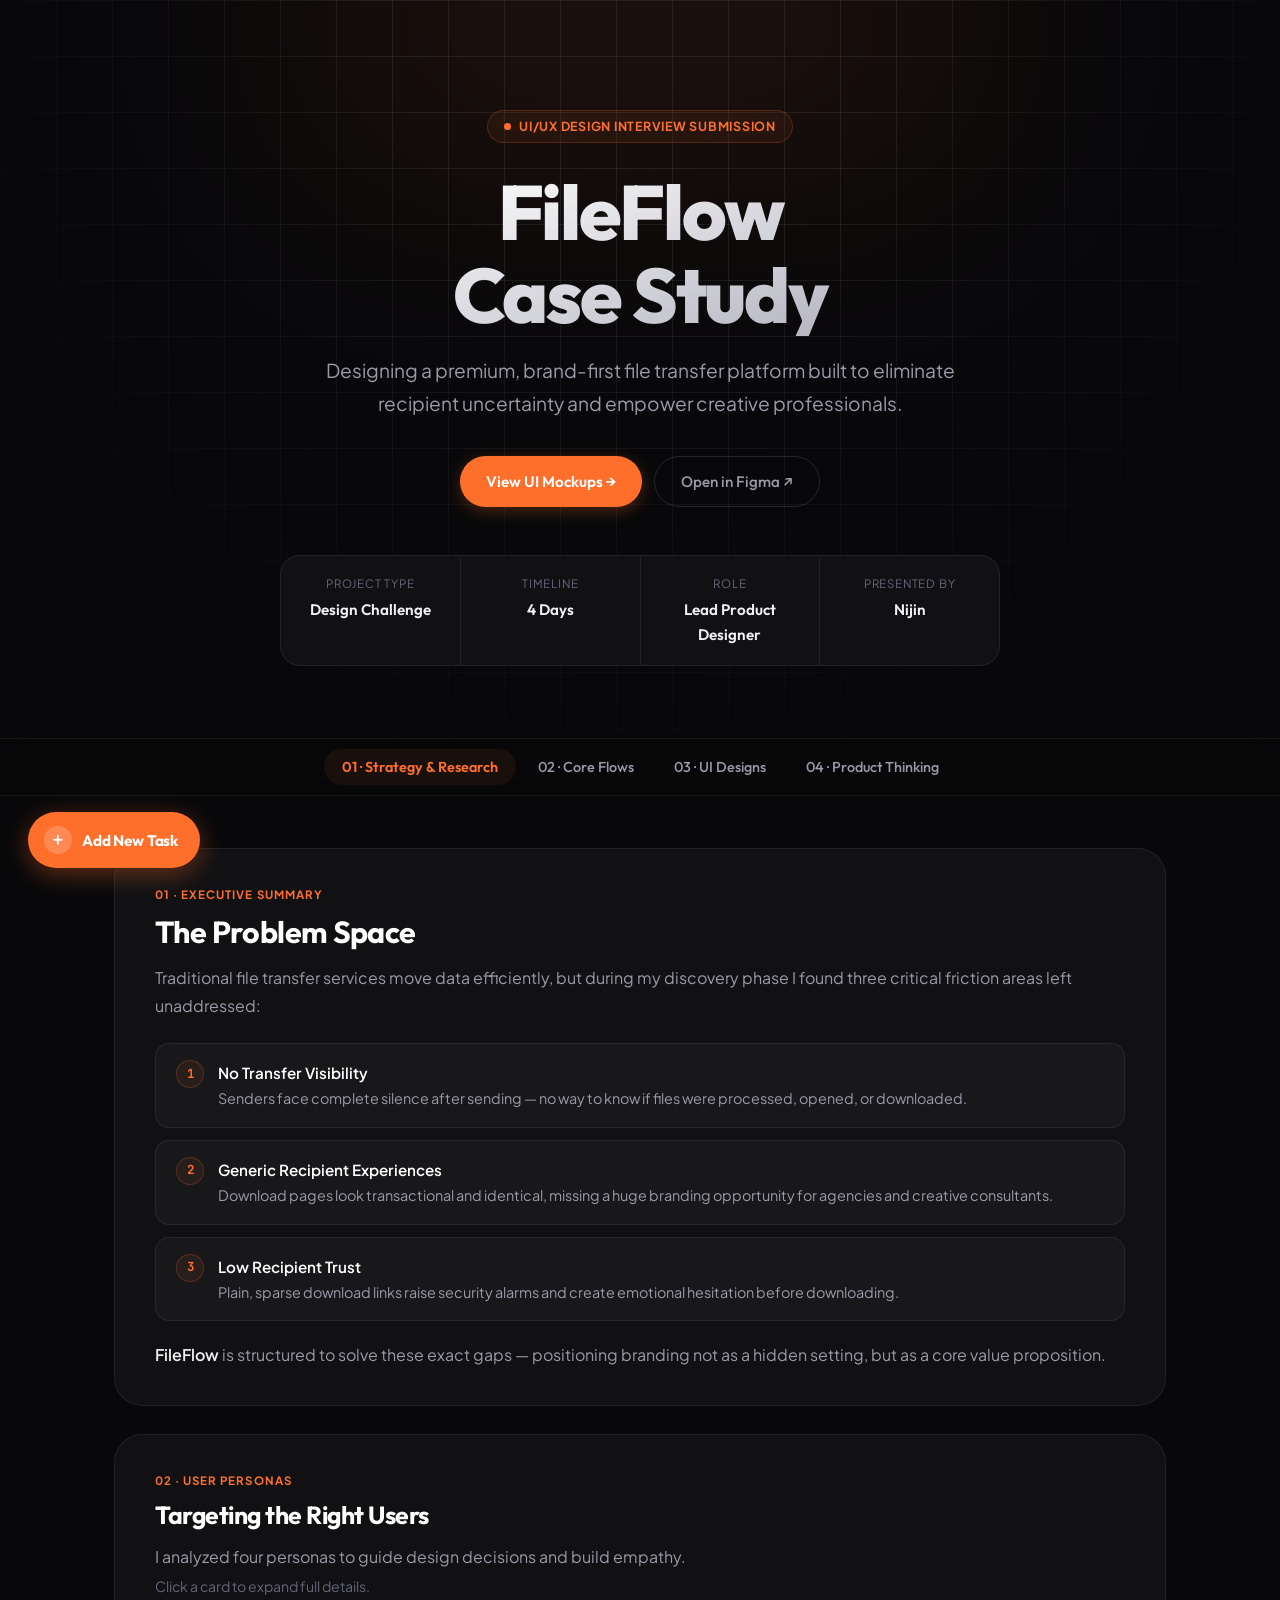
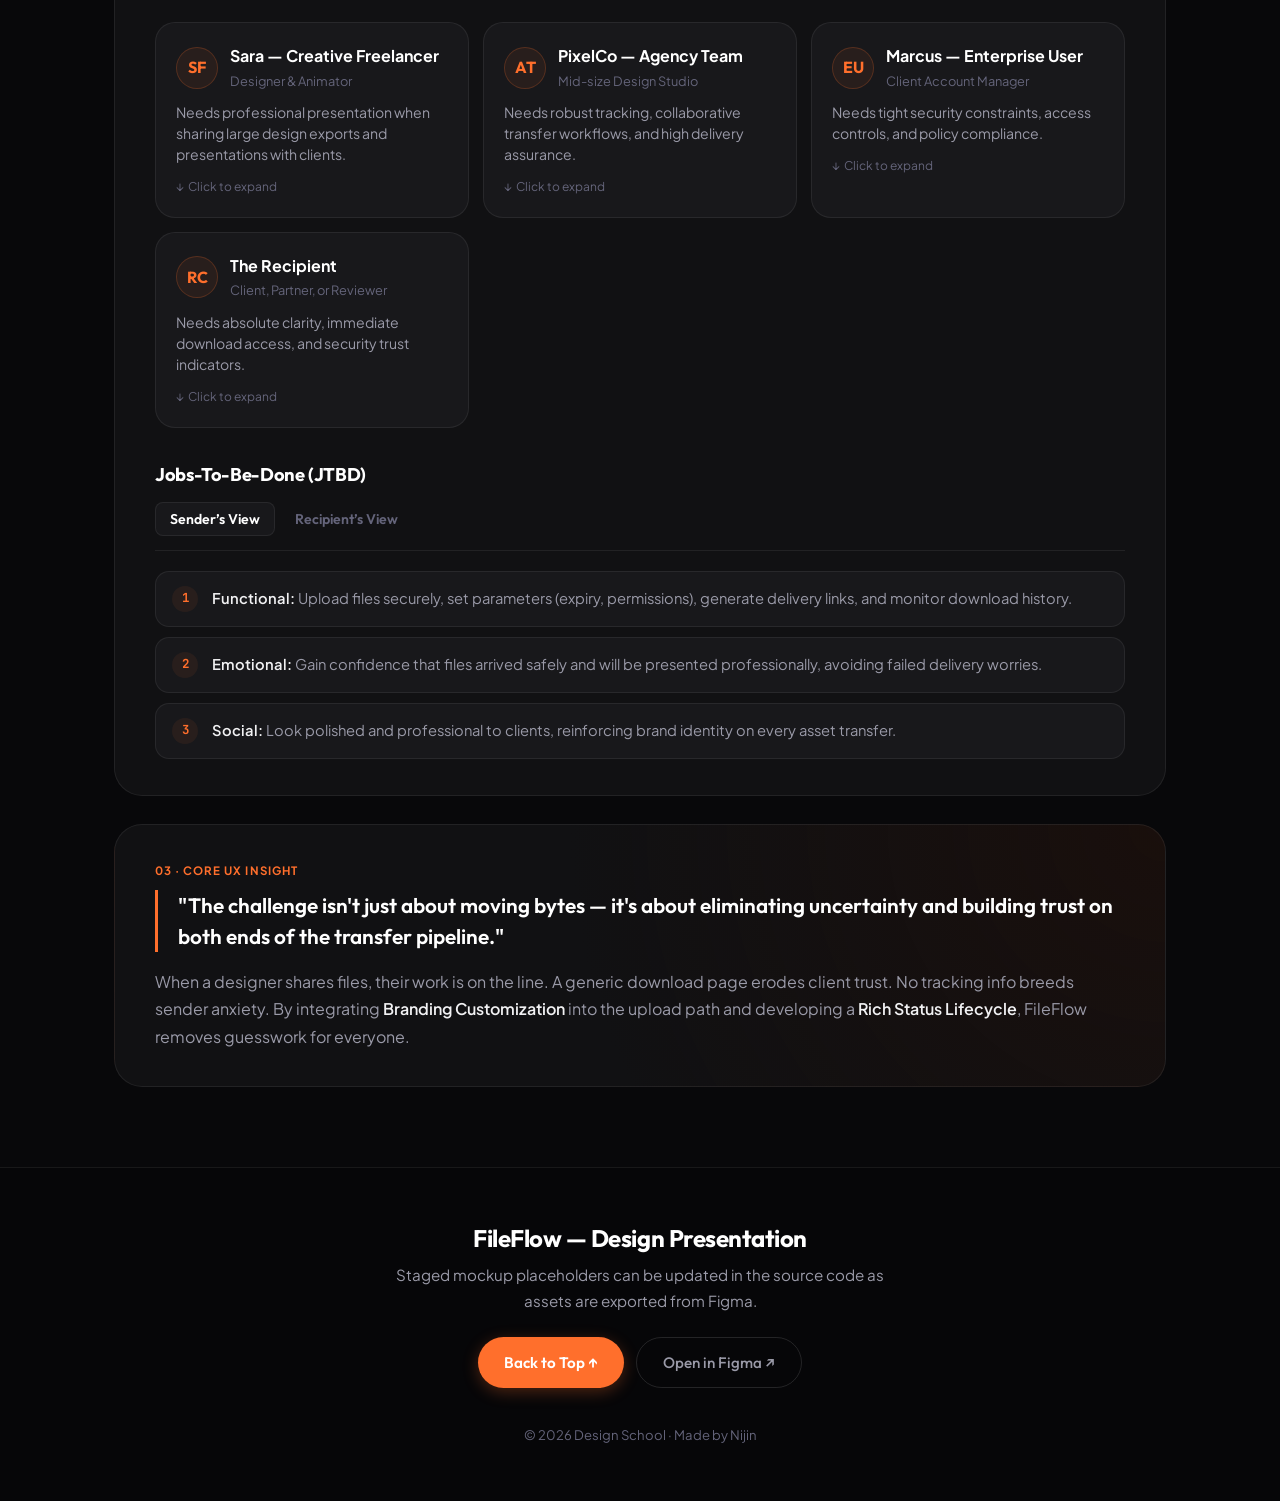
<file: fileflow.html>
<!DOCTYPE html>
<html lang="en">
<head>
  <meta charset="UTF-8">
  <meta name="viewport" content="width=device-width, initial-scale=1.0">
  <title>FileFlow — UX Case Study by Nijin</title>
  <meta name="description" content="A premium file transfer UX case study focused on eliminating recipient uncertainty and empowering creative professionals.">
  <link rel="preconnect" href="https://fonts.googleapis.com">
  <link rel="preconnect" href="https://fonts.gstatic.com" crossorigin>
  <link href="https://fonts.googleapis.com/css2?family=Outfit:wght@300;400;500;600;700;800&family=Plus+Jakarta+Sans:ital,wght@0,300;0,400;0,500;0,600;0,700;1,400&family=JetBrains+Mono:wght@400;500&display=swap" rel="stylesheet">
  <style>
    /* ── DESIGN TOKENS ── */
    :root {
      --accent:        #FF6F2C;
      --accent-hover:  #e85e1e;
      --accent-tint:   rgba(255, 111, 44, 0.07);
      --accent-border: rgba(255, 111, 44, 0.22);
      --bg:            #08080a;
      --bg-surface:    #111113;
      --bg-surface-2:  #18181b;
      --bg-hover:      #202024;
      --border:        rgba(255, 255, 255, 0.07);
      --border-strong: rgba(255, 255, 255, 0.12);
      --text:          #f1f1f3;
      --text-muted:    #9a9aa8;
      --text-subtle:   #64647a;
      --font-head: 'Outfit', system-ui, sans-serif;
      --font-body: 'Plus Jakarta Sans', system-ui, sans-serif;
      --font-mono: 'JetBrains Mono', monospace;
      --r-xl:  28px; --r-lg:  20px; --r-md: 14px;
      --r-sm:  8px;  --r-xs:  6px;
      --ease:  cubic-bezier(0.4, 0, 0.2, 1);
      --dur:   0.22s;
      --shadow-sm: 0 2px 10px rgba(0,0,0,0.45);
    }
    *, *::before, *::after { box-sizing: border-box; margin: 0; padding: 0; }
    html { scroll-behavior: smooth; }
    body { background: var(--bg); color: var(--text); font-family: var(--font-body); line-height: 1.65; -webkit-font-smoothing: antialiased; overflow-x: hidden; }
    ::-webkit-scrollbar { width: 8px; }
    ::-webkit-scrollbar-track { background: var(--bg); }
    ::-webkit-scrollbar-thumb { background: var(--bg-surface-2); border: 2px solid var(--bg); border-radius: 8px; }
    ::-webkit-scrollbar-thumb:hover { background: var(--text-subtle); }
    h1, h2, h3, h4, h5 { font-family: var(--font-head); font-weight: 700; letter-spacing: -0.02em; line-height: 1.2; color: #fff; }
    p { color: var(--text-muted); font-size: 1rem; }
    strong { color: var(--text); font-weight: 600; }
    @keyframes fadeUp { from { opacity: 0; transform: translateY(14px); } to { opacity: 1; transform: translateY(0); } }
    @keyframes pulse-dot { 0%, 100% { box-shadow: 0 0 0 0 rgba(255,111,44,.6); } 50% { box-shadow: 0 0 0 6px rgba(255,111,44,0); } }
    .container { max-width: 1100px; margin: 0 auto; padding: 0 24px; position: relative; z-index: 1; }

    /* HERO */
    .hero { position: relative; padding: 110px 24px 72px; text-align: center; overflow: hidden; border-bottom: 1px solid var(--border); }
    .hero-glow { position: absolute; top: -120px; left: 50%; transform: translateX(-50%); width: 640px; height: 280px; background: var(--accent); filter: blur(130px); opacity: .10; pointer-events: none; z-index: 0; }
    .hero-grid-bg { position: absolute; inset: 0; background-image: linear-gradient(var(--border) 1px, transparent 1px), linear-gradient(90deg, var(--border) 1px, transparent 1px); background-size: 56px 56px; -webkit-mask-image: radial-gradient(ellipse at 50% 0%, black 30%, transparent 80%); mask-image: radial-gradient(ellipse at 50% 0%, black 30%, transparent 80%); z-index: 0; }
    .badge { display: inline-flex; align-items: center; gap: 8px; background: var(--accent-tint); border: 1px solid var(--accent-border); color: var(--accent); padding: 5px 16px; border-radius: 100px; font-size: .78rem; font-weight: 700; letter-spacing: .06em; text-transform: uppercase; margin-bottom: 28px; }
    .badge-dot { width: 7px; height: 7px; border-radius: 50%; background: var(--accent); animation: pulse-dot 2s ease-in-out infinite; }
    .hero-title { font-size: clamp(2.6rem, 6.5vw, 4.8rem); font-weight: 800; line-height: 1.08; letter-spacing: -.03em; background: linear-gradient(160deg, #fff 20%, #9a9aaa 100%); -webkit-background-clip: text; -webkit-text-fill-color: transparent; margin-bottom: 18px; }
    .hero-subtitle { font-size: clamp(1rem, 2.2vw, 1.2rem); color: var(--text-muted); max-width: 680px; margin: 0 auto 36px; line-height: 1.7; }
    .hero-actions { display: flex; justify-content: center; gap: 12px; flex-wrap: wrap; margin-bottom: 48px; }
    .meta-strip { display: flex; justify-content: center; max-width: 720px; margin: 0 auto; background: var(--bg-surface); border: 1px solid var(--border); border-radius: var(--r-lg); overflow: hidden; }
    .meta-item { flex: 1; padding: 18px 20px; text-align: center; border-right: 1px solid var(--border); }
    .meta-item:last-child { border-right: none; }
    .meta-label { font-size: .72rem; text-transform: uppercase; letter-spacing: .07em; color: var(--text-subtle); margin-bottom: 4px; }
    .meta-value { font-size: .95rem; font-weight: 600; color: var(--text); font-family: var(--font-head); }

    /* NAV */
    .tab-nav-wrapper { position: sticky; top: 0; z-index: 100; background: rgba(8,8,10,.88); backdrop-filter: blur(18px); -webkit-backdrop-filter: blur(18px); border-bottom: 1px solid var(--border); }
    .tab-nav { display: flex; justify-content: center; gap: 4px; max-width: 900px; margin: 0 auto; padding: 10px 20px; overflow-x: auto; scrollbar-width: none; }
    .tab-nav::-webkit-scrollbar { display: none; }
    .tab-btn { background: transparent; border: none; color: var(--text-muted); font-family: var(--font-head); font-weight: 500; font-size: .9rem; padding: 9px 18px; border-radius: 100px; cursor: pointer; white-space: nowrap; transition: color var(--dur) var(--ease), background var(--dur) var(--ease); }
    .tab-btn:hover { color: #fff; background: var(--bg-surface-2); }
    .tab-btn.active { color: var(--accent); background: var(--accent-tint); font-weight: 600; }

    /* PANELS */
    .tab-container { padding: 52px 24px 80px; }
    .tab-panel { display: none; animation: fadeUp .35s var(--ease) forwards; }
    .tab-panel.active { display: block; }
    .content-stack { display: flex; flex-direction: column; gap: 28px; }

    /* SECTION CARD */
    .section-card { background: var(--bg-surface); border: 1px solid var(--border); border-radius: var(--r-xl); padding: 36px 40px; position: relative; overflow: hidden; }
    .section-card.accent-bg { background: radial-gradient(circle at top right, rgba(255,111,44,.07) 0%, var(--bg-surface) 55%); }
    .section-label { font-size: .72rem; font-weight: 700; text-transform: uppercase; letter-spacing: .09em; color: var(--accent); margin-bottom: 10px; }
    .section-title { font-size: 1.55rem; font-weight: 700; color: #fff; margin-bottom: 14px; }
    .section-title.lg { font-size: 1.9rem; }
    .section-body { font-size: 1rem; color: var(--text-muted); line-height: 1.7; }

    /* PROBLEM LIST */
    .problem-list { display: flex; flex-direction: column; gap: 12px; margin-top: 24px; }
    .problem-item { display: flex; align-items: flex-start; gap: 14px; background: var(--bg-surface-2); border: 1px solid var(--border); border-radius: var(--r-md); padding: 16px 20px; }
    .problem-num { flex-shrink: 0; width: 28px; height: 28px; border-radius: 50%; background: var(--accent-tint); border: 1px solid var(--accent-border); color: var(--accent); font-family: var(--font-mono); font-size: .78rem; font-weight: 700; display: flex; align-items: center; justify-content: center; }
    .problem-text strong { color: #fff; display: block; margin-bottom: 2px; font-size: .95rem; }
    .problem-text p { font-size: .9rem; margin: 0; }

    /* PERSONAS */
    .personas-grid { display: grid; grid-template-columns: repeat(auto-fit, minmax(240px, 1fr)); gap: 14px; margin-top: 24px; }
    .persona-card { background: var(--bg-surface-2); border: 1px solid var(--border); border-radius: var(--r-lg); padding: 20px; cursor: pointer; transition: border-color var(--dur) var(--ease), transform var(--dur) var(--ease), box-shadow var(--dur) var(--ease); }
    .persona-card:hover { border-color: var(--accent-border); transform: translateY(-3px); box-shadow: var(--shadow-sm); }
    .persona-card.expanded { grid-column: 1 / -1; border-color: var(--accent); background: var(--bg-hover); }
    .persona-header { display: flex; align-items: center; gap: 12px; margin-bottom: 10px; }
    .persona-avatar { width: 42px; height: 42px; border-radius: 50%; background: var(--accent-tint); border: 1px solid var(--accent-border); display: flex; align-items: center; justify-content: center; font-family: var(--font-head); font-weight: 700; color: var(--accent); font-size: 1rem; flex-shrink: 0; }
    .persona-name { font-size: 1rem; font-weight: 700; color: #fff; margin-bottom: 1px; }
    .persona-role { font-size: .8rem; color: var(--text-subtle); }
    .persona-summary { font-size: .88rem; color: var(--text-muted); line-height: 1.5; }
    .persona-expand-hint { margin-top: 12px; font-size: .75rem; color: var(--text-subtle); display: flex; align-items: center; gap: 4px; }
    .persona-details { display: none; margin-top: 20px; padding-top: 20px; border-top: 1px solid var(--border); animation: fadeUp .25s var(--ease); }
    .persona-card.expanded .persona-details { display: grid; grid-template-columns: repeat(auto-fit, minmax(220px, 1fr)); gap: 16px; }
    .persona-detail-block .label { font-size: .72rem; font-weight: 700; text-transform: uppercase; letter-spacing: .07em; color: var(--accent); margin-bottom: 5px; }
    .persona-detail-block .value { font-size: .9rem; color: var(--text-muted); line-height: 1.55; }

    /* JTBD */
    .jtbd-nav { display: flex; gap: 6px; margin-bottom: 20px; padding-bottom: 14px; border-bottom: 1px solid var(--border); }
    .jtbd-btn { background: transparent; border: none; color: var(--text-subtle); font-family: var(--font-head); font-size: .88rem; font-weight: 600; padding: 7px 14px; cursor: pointer; border-radius: var(--r-sm); transition: color var(--dur) var(--ease), background var(--dur) var(--ease); }
    .jtbd-btn:hover { color: #fff; background: var(--bg-hover); }
    .jtbd-btn.active { color: #fff; background: var(--bg-surface-2); border: 1px solid var(--border); }
    .jtbd-panel { display: none; }
    .jtbd-panel.active { display: flex; flex-direction: column; gap: 10px; animation: fadeUp .25s var(--ease); }
    .jtbd-item { display: flex; gap: 14px; align-items: flex-start; padding: 14px 16px; background: var(--bg-surface-2); border: 1px solid var(--border); border-radius: var(--r-md); }
    .jtbd-num { flex-shrink: 0; width: 26px; height: 26px; border-radius: 50%; background: var(--accent-tint); color: var(--accent); font-size: .78rem; font-weight: 700; display: flex; align-items: center; justify-content: center; font-family: var(--font-mono); }
    .jtbd-item p { font-size: .92rem; margin: 0; }

    /* BLOCKQUOTE */
    .insight-quote { font-family: var(--font-head); font-size: 1.3rem; font-weight: 600; color: #fff; line-height: 1.5; border-left: 3px solid var(--accent); padding-left: 20px; margin-bottom: 16px; }

    /* IMAGE PLACEHOLDER */
    .img-placeholder { width: 100%; border: 1.5px dashed rgba(255,111,44,.22); border-radius: var(--r-lg); background: radial-gradient(circle at center, rgba(255,111,44,.03) 0%, rgba(0,0,0,.15) 100%); padding: 52px 24px; text-align: center; margin: 22px 0; transition: border-color var(--dur) var(--ease), background var(--dur) var(--ease); cursor: pointer; }
    .img-placeholder:hover { border-color: var(--accent); background: radial-gradient(circle at center, rgba(255,111,44,.06) 0%, rgba(0,0,0,.3) 100%); }
    .img-placeholder .mono-tag { display: inline-block; font-family: var(--font-mono); font-size: .7rem; color: var(--accent); background: var(--accent-tint); border: 1px solid var(--accent-border); padding: 3px 8px; border-radius: var(--r-xs); margin-bottom: 10px; }
    .img-placeholder .ph-title { font-family: var(--font-head); font-size: 1.1rem; font-weight: 700; color: #fff; margin-bottom: 6px; }
    .img-placeholder .ph-desc { font-size: .85rem; color: var(--text-subtle); max-width: 440px; margin: 0 auto 16px; }
    .img-placeholder .ph-cta { display: inline-flex; align-items: center; gap: 6px; font-size: .82rem; font-weight: 600; color: var(--accent); border: 1px solid var(--accent-border); padding: 7px 14px; border-radius: var(--r-sm); background: rgba(8,8,10,.5); transition: background var(--dur) var(--ease), color var(--dur) var(--ease); }
    .img-placeholder:hover .ph-cta { background: var(--accent); color: #fff; }

    /* CHIPS */
    .chip-row { display: flex; flex-wrap: wrap; gap: 8px; margin-top: 18px; }
    .chip { background: var(--bg-surface-2); border: 1px solid var(--border); color: var(--text-muted); padding: 4px 12px; border-radius: 100px; font-size: .78rem; }
    .chip.accent { border-color: var(--accent-border); color: var(--accent); background: var(--accent-tint); }

    /* FLOW CARDS */
    .two-col { display: grid; grid-template-columns: 1fr 1fr; gap: 16px; margin-top: 20px; }
    .flow-card { background: var(--bg-surface-2); border: 1px solid var(--border); border-radius: var(--r-lg); padding: 22px 24px; }
    .flow-card-title { font-family: var(--font-head); font-size: 1rem; font-weight: 700; color: var(--accent); margin-bottom: 14px; }
    .flow-step { display: flex; align-items: flex-start; gap: 10px; margin-bottom: 10px; }
    .flow-step:last-child { margin-bottom: 0; }
    .flow-step-num { flex-shrink: 0; width: 22px; height: 22px; border-radius: 50%; background: var(--bg-hover); border: 1px solid var(--border-strong); font-size: .7rem; font-weight: 700; color: var(--text-subtle); display: flex; align-items: center; justify-content: center; font-family: var(--font-mono); }
    .flow-step p { font-size: .88rem; margin: 0; }

    /* STATUS WIDGET */
    .status-widget { background: var(--bg-surface-2); border: 1px solid var(--border); border-radius: var(--r-lg); overflow: hidden; margin-top: 24px; }
    .status-tabs { display: flex; flex-wrap: wrap; gap: 6px; background: var(--bg-surface); border-bottom: 1px solid var(--border); padding: 10px 14px; }
    .status-btn { background: transparent; border: none; color: var(--text-muted); padding: 5px 12px; font-size: .82rem; font-weight: 600; border-radius: var(--r-sm); cursor: pointer; transition: all var(--dur) var(--ease); font-family: var(--font-head); }
    .status-btn:hover { color: #fff; background: var(--bg-hover); }
    .status-btn.active { color: #fff; background: var(--accent); }
    .status-display { padding: 24px; min-height: 120px; display: flex; flex-direction: column; justify-content: center; animation: fadeUp .2s var(--ease); }
    .status-badge { display: inline-flex; align-items: center; gap: 6px; padding: 4px 10px; border-radius: 5px; font-size: .72rem; font-weight: 700; text-transform: uppercase; letter-spacing: .05em; margin-bottom: 10px; width: fit-content; }
    .s-draft      { background: rgba(161,161,170,.13); color:#a1a1aa; border:1px solid rgba(161,161,170,.25); }
    .s-uploading  { background: rgba(59,130,246,.13);  color:#3b82f6; border:1px solid rgba(59,130,246,.25); }
    .s-processing { background: rgba(139,92,246,.13);  color:#8b5cf6; border:1px solid rgba(139,92,246,.25); }
    .s-virus      { background: rgba(234,179,8,.13);   color:#eab308; border:1px solid rgba(234,179,8,.25); }
    .s-ready      { background: rgba(34,197,94,.13);   color:#22c55e; border:1px solid rgba(34,197,94,.25); }
    .s-viewed     { background: rgba(236,72,153,.13);  color:#ec4899; border:1px solid rgba(236,72,153,.25); }
    .s-downloaded { background: rgba(16,185,129,.13);  color:#10b981; border:1px solid rgba(16,185,129,.25); }
    .s-expired    { background: rgba(100,116,139,.13); color:#64748b; border:1px solid rgba(100,116,139,.25); }
    .s-failed     { background: rgba(239,68,68,.13);   color:#ef4444; border:1px solid rgba(239,68,68,.25); }
    .status-title { font-size: 1.05rem; color: #fff; margin-bottom: 4px; }
    .status-desc  { font-size: .9rem; color: var(--text-muted); }

    /* QA ACCORDION */
    .qa-stack { display: flex; flex-direction: column; gap: 10px; margin-top: 24px; }
    .qa-item { background: var(--bg-surface-2); border: 1px solid var(--border); border-radius: var(--r-lg); overflow: hidden; transition: border-color var(--dur) var(--ease); }
    .qa-item.expanded { border-color: rgba(255,111,44,.28); }
    .qa-trigger { width: 100%; background: transparent; border: none; color: #fff; font-family: var(--font-head); font-size: 1rem; font-weight: 600; text-align: left; padding: 18px 22px; cursor: pointer; display: flex; justify-content: space-between; align-items: center; gap: 12px; transition: background var(--dur) var(--ease); }
    .qa-trigger:hover { background: rgba(255,255,255,.02); }
    .qa-icon { flex-shrink: 0; width: 24px; height: 24px; border-radius: 50%; background: var(--bg-hover); border: 1px solid var(--border); display: flex; align-items: center; justify-content: center; color: var(--accent); font-size: 1.1rem; transition: background var(--dur) var(--ease), transform var(--dur) var(--ease); }
    .qa-item.expanded .qa-icon { background: var(--accent-tint); transform: rotate(45deg); }
    .qa-content { display: none; padding: 0 22px 18px; color: var(--text-muted); font-size: .93rem; line-height: 1.7; border-top: 1px solid var(--border); padding-top: 14px; animation: fadeUp .25s var(--ease); }
    .qa-item.expanded .qa-content { display: block; }

    /* METRICS */
    .metrics-row { display: grid; grid-template-columns: repeat(3, 1fr); gap: 14px; margin-top: 20px; }
    .metric-card { background: var(--bg-surface-2); border: 1px solid var(--border); border-radius: var(--r-lg); padding: 22px 20px; }
    .metric-value { font-family: var(--font-head); font-size: 2rem; font-weight: 800; letter-spacing: -.04em; margin-bottom: 4px; }
    .metric-name { font-size: .88rem; font-weight: 600; color: #fff; margin-bottom: 3px; }
    .metric-desc { font-size: .8rem; color: var(--text-subtle); }

    /* EDGE CASES */
    .edge-grid { display: grid; grid-template-columns: 1fr 1fr; gap: 14px; margin-top: 20px; }
    .edge-card { background: var(--bg-surface-2); border: 1px solid var(--border); border-radius: var(--r-lg); padding: 20px 22px; }
    .edge-card-title { font-family: var(--font-head); font-size: .9rem; font-weight: 700; color: var(--accent); margin-bottom: 12px; }
    .edge-point { display: flex; gap: 10px; align-items: flex-start; margin-bottom: 10px; }
    .edge-point:last-child { margin-bottom: 0; }
    .edge-bullet { flex-shrink: 0; width: 18px; height: 18px; margin-top: 1px; border-radius: 4px; background: var(--accent-tint); border: 1px solid var(--accent-border); display: flex; align-items: center; justify-content: center; font-size: .6rem; color: var(--accent); font-weight: 700; }
    .edge-point p { font-size: .88rem; margin: 0; }

    /* FOOTER */
    .footer { border-top: 1px solid var(--border); padding: 56px 24px; text-align: center; background: #060608; }
    .footer h3 { font-size: 1.5rem; margin-bottom: 10px; }
    .footer > .container > p { font-size: .95rem; margin-bottom: 24px; max-width: 520px; margin-left: auto; margin-right: auto; }
    .copy { font-size: .82rem; color: var(--text-subtle); margin-top: 36px; }

    /* BUTTONS */
    .btn-primary { display: inline-flex; align-items: center; gap: 8px; background: var(--accent); color: #fff; border: none; padding: 12px 26px; border-radius: 100px; font-family: var(--font-head); font-weight: 600; font-size: .95rem; cursor: pointer; text-decoration: none; transition: background var(--dur) var(--ease), transform var(--dur) var(--ease), box-shadow var(--dur) var(--ease); box-shadow: 0 4px 16px rgba(255,111,44,.28); }
    .btn-primary:hover { background: var(--accent-hover); transform: translateY(-2px); box-shadow: 0 6px 22px rgba(255,111,44,.36); }
    .btn-secondary { display: inline-flex; align-items: center; gap: 8px; background: transparent; color: var(--text-muted); border: 1px solid var(--border-strong); padding: 12px 26px; border-radius: 100px; font-family: var(--font-head); font-weight: 500; font-size: .95rem; cursor: pointer; text-decoration: none; transition: all var(--dur) var(--ease); }
    .btn-secondary:hover { color: #fff; border-color: var(--text-subtle); background: var(--bg-surface-2); }

    /* RESPONSIVE */
    @media (max-width: 768px) {
      .hero { padding: 80px 16px 52px; }
      .tab-container { padding: 36px 16px 60px; }
      .section-card { padding: 24px 20px; }
      .meta-strip { flex-wrap: wrap; }
      .meta-item { min-width: 50%; border-bottom: 1px solid var(--border); }
      .two-col, .metrics-row, .edge-grid { grid-template-columns: 1fr; }
      .section-title.lg { font-size: 1.5rem; }
    }
  </style>
</head>
<body>

  <!-- HERO -->
  <header class="hero">
    <div class="hero-glow"></div>
    <div class="hero-grid-bg"></div>
    <div class="container">
      <div class="badge"><span class="badge-dot"></span>UI/UX Design Interview Submission</div>
      <h1 class="hero-title">FileFlow<br>Case Study</h1>
      <p class="hero-subtitle">Designing a premium, brand-first file transfer platform built to eliminate recipient uncertainty and empower creative professionals.</p>
      <div class="hero-actions">
        <a href="#" class="btn-primary" onclick="switchTab(event,'designs-tab'); return false;">View UI Mockups &rarr;</a>
        <a href="https://www.figma.com" target="_blank" class="btn-secondary" id="figmaLink">Open in Figma &#8599;</a>
      </div>
      <div class="meta-strip">
        <div class="meta-item"><div class="meta-label">Project Type</div><div class="meta-value">Design Challenge</div></div>
        <div class="meta-item"><div class="meta-label">Timeline</div><div class="meta-value">4 Days</div></div>
        <div class="meta-item"><div class="meta-label">Role</div><div class="meta-value">Lead Product Designer</div></div>
        <div class="meta-item"><div class="meta-label">Presented By</div><div class="meta-value">Nijin</div></div>
      </div>
    </div>
  </header>

  <!-- NAV -->
  <div class="tab-nav-wrapper">
    <nav class="tab-nav" role="tablist">
      <button class="tab-btn active" role="tab" onclick="switchTab(event,'strategy-tab')">01 &middot; Strategy &amp; Research</button>
      <button class="tab-btn" role="tab" onclick="switchTab(event,'flows-tab')">02 &middot; Core Flows</button>
      <button class="tab-btn" role="tab" onclick="switchTab(event,'designs-tab')" id="designs-tab-btn">03 &middot; UI Designs</button>
      <button class="tab-btn" role="tab" onclick="switchTab(event,'decisions-tab')">04 &middot; Product Thinking</button>
    </nav>
  </div>

  <!-- MAIN -->
  <main class="container tab-container">

    <!-- TAB 1: STRATEGY -->
    <div id="strategy-tab" class="tab-panel active" role="tabpanel">
      <div class="content-stack">

        <section class="section-card">
          <div class="section-label">01 &middot; Executive Summary</div>
          <h2 class="section-title lg">The Problem Space</h2>
          <p class="section-body">Traditional file transfer services move data efficiently, but during my discovery phase I found three critical friction areas left unaddressed:</p>
          <div class="problem-list">
            <div class="problem-item">
              <div class="problem-num">1</div>
              <div class="problem-text">
                <strong>No Transfer Visibility</strong>
                <p>Senders face complete silence after sending &mdash; no way to know if files were processed, opened, or downloaded.</p>
              </div>
            </div>
            <div class="problem-item">
              <div class="problem-num">2</div>
              <div class="problem-text">
                <strong>Generic Recipient Experiences</strong>
                <p>Download pages look transactional and identical, missing a huge branding opportunity for agencies and creative consultants.</p>
              </div>
            </div>
            <div class="problem-item">
              <div class="problem-num">3</div>
              <div class="problem-text">
                <strong>Low Recipient Trust</strong>
                <p>Plain, sparse download links raise security alarms and create emotional hesitation before downloading.</p>
              </div>
            </div>
          </div>
          <p class="section-body" style="margin-top:20px;"><strong>FileFlow</strong> is structured to solve these exact gaps &mdash; positioning branding not as a hidden setting, but as a core value proposition.</p>
        </section>

        <section class="section-card">
          <div class="section-label">02 &middot; User Personas</div>
          <h2 class="section-title">Targeting the Right Users</h2>
          <p class="section-body">I analyzed four personas to guide design decisions and build empathy. <span style="font-size:.88rem;color:var(--text-subtle);display:block;margin-top:4px;">Click a card to expand full details.</span></p>
          <div class="personas-grid">

            <div class="persona-card" onclick="togglePersona(this)">
              <div class="persona-header">
                <div class="persona-avatar">SF</div>
                <div><div class="persona-name">Sara &mdash; Creative Freelancer</div><div class="persona-role">Designer &amp; Animator</div></div>
              </div>
              <p class="persona-summary">Needs professional presentation when sharing large design exports and presentations with clients.</p>
              <div class="persona-expand-hint"><span class="arrow-icon">&#8595;</span> <span class="hint-text">Click to expand</span></div>
              <div class="persona-details">
                <div class="persona-detail-block"><div class="label">Frequent Uploads</div><div class="value">High-fidelity UI mockups, render assets, video presentations, and interactive pitches.</div></div>
                <div class="persona-detail-block"><div class="label">Key Need</div><div class="value">A custom-branded experience for clients, signaling the upload is part of her bespoke service.</div></div>
                <div class="persona-detail-block"><div class="label">Core Pain Point</div><div class="value">Generic, plain transfer pages feel completely disconnected from her professional visual work.</div></div>
              </div>
            </div>

            <div class="persona-card" onclick="togglePersona(this)">
              <div class="persona-header">
                <div class="persona-avatar">AT</div>
                <div><div class="persona-name">PixelCo &mdash; Agency Team</div><div class="persona-role">Mid-size Design Studio</div></div>
              </div>
              <p class="persona-summary">Needs robust tracking, collaborative transfer workflows, and high delivery assurance.</p>
              <div class="persona-expand-hint"><span class="arrow-icon">&#8595;</span> <span class="hint-text">Click to expand</span></div>
              <div class="persona-details">
                <div class="persona-detail-block"><div class="label">Frequent Uploads</div><div class="value">Campaign bundles, design systems, video footage drafts, raw design formats.</div></div>
                <div class="persona-detail-block"><div class="label">Key Need</div><div class="value">Real-time indicators showing who has accessed files, so client managers know when feedback cycles start.</div></div>
                <div class="persona-detail-block"><div class="label">Core Pain Point</div><div class="value">Inability to verify if a client has actually seen the file leads to awkward follow-up conversations.</div></div>
              </div>
            </div>

            <div class="persona-card" onclick="togglePersona(this)">
              <div class="persona-header">
                <div class="persona-avatar">EU</div>
                <div><div class="persona-name">Marcus &mdash; Enterprise User</div><div class="persona-role">Client Account Manager</div></div>
              </div>
              <p class="persona-summary">Needs tight security constraints, access controls, and policy compliance.</p>
              <div class="persona-expand-hint"><span class="arrow-icon">&#8595;</span> <span class="hint-text">Click to expand</span></div>
              <div class="persona-details">
                <div class="persona-detail-block"><div class="label">Frequent Uploads</div><div class="value">Financial reports, legal documents, contracts, user research databases.</div></div>
                <div class="persona-detail-block"><div class="label">Key Need</div><div class="value">Password protection, strict expiry dates, restricted access configurations, and tracking logs.</div></div>
                <div class="persona-detail-block"><div class="label">Core Pain Point</div><div class="value">Anxiety around corporate compliance and the threat of confidential files leaking out of control.</div></div>
              </div>
            </div>

            <div class="persona-card" onclick="togglePersona(this)">
              <div class="persona-header">
                <div class="persona-avatar">RC</div>
                <div><div class="persona-name">The Recipient</div><div class="persona-role">Client, Partner, or Reviewer</div></div>
              </div>
              <p class="persona-summary">Needs absolute clarity, immediate download access, and security trust indicators.</p>
              <div class="persona-expand-hint"><span class="arrow-icon">&#8595;</span> <span class="hint-text">Click to expand</span></div>
              <div class="persona-details">
                <div class="persona-detail-block"><div class="label">Core Need</div><div class="value">Immediate download access without sign-up steps, and clear assurance that the file is safe to open.</div></div>
                <div class="persona-detail-block"><div class="label">Core Pain Point</div><div class="value">Unverified, spam-heavy download links and files lacking preview options increase security anxiety.</div></div>
              </div>
            </div>

          </div>

          <div style="margin-top:36px;">
            <h3 style="font-size:1.15rem;margin-bottom:16px;">Jobs-To-Be-Done (JTBD)</h3>
            <div class="jtbd-nav">
              <button class="jtbd-btn active" onclick="switchJtbd(event,'sender-jtbd')">Sender&rsquo;s View</button>
              <button class="jtbd-btn" onclick="switchJtbd(event,'recipient-jtbd')">Recipient&rsquo;s View</button>
            </div>
            <div id="sender-jtbd" class="jtbd-panel active">
              <div class="jtbd-item"><div class="jtbd-num">1</div><p><strong>Functional:</strong> Upload files securely, set parameters (expiry, permissions), generate delivery links, and monitor download history.</p></div>
              <div class="jtbd-item"><div class="jtbd-num">2</div><p><strong>Emotional:</strong> Gain confidence that files arrived safely and will be presented professionally, avoiding failed delivery worries.</p></div>
              <div class="jtbd-item"><div class="jtbd-num">3</div><p><strong>Social:</strong> Look polished and professional to clients, reinforcing brand identity on every asset transfer.</p></div>
            </div>
            <div id="recipient-jtbd" class="jtbd-panel">
              <div class="jtbd-item"><div class="jtbd-num">1</div><p><strong>Functional:</strong> Verify download source, check file contents safely, and transfer items to local storage without friction.</p></div>
              <div class="jtbd-item"><div class="jtbd-num">2</div><p><strong>Emotional:</strong> Feel assured that files are clean of malware, sent from an authenticated source, and have not expired.</p></div>
            </div>
          </div>
        </section>

        <section class="section-card accent-bg">
          <div class="section-label">03 &middot; Core UX Insight</div>
          <div class="insight-quote">"The challenge isn't just about moving bytes &mdash; it's about eliminating uncertainty and building trust on both ends of the transfer pipeline."</div>
          <p class="section-body">When a designer shares files, their work is on the line. A generic download page erodes client trust. No tracking info breeds sender anxiety. By integrating <strong>Branding Customization</strong> into the upload path and developing a <strong>Rich Status Lifecycle</strong>, FileFlow removes guesswork for everyone.</p>
        </section>

      </div>
    </div>

    <!-- TAB 2: CORE FLOWS -->
    <div id="flows-tab" class="tab-panel" role="tabpanel">
      <div class="content-stack">
        <section class="section-card">
          <div class="section-label">01 &middot; IA &amp; User Journey</div>
          <h2 class="section-title lg">End-to-End Flow Mapping</h2>
          <p class="section-body">I split the product into a Sender Flow and a Recipient Flow. Every entry point and configuration choice leads to a clear and functional state.</p>
          <div class="img-placeholder">
            <div class="mono-tag">FIGJAM EXPORT</div>
            <div class="ph-title">Information Architecture &amp; End-to-End Flow Map</div>
            <p class="ph-desc">Place your exported FigJam user journey diagram here &mdash; showing routes from file upload through recipient secure landing.</p>
            <div class="ph-cta">&#x2295; Insert FigJam Diagram</div>
          </div>
          <div class="two-col">
            <div class="flow-card">
              <div class="flow-card-title">&rarr; Sender Pipeline</div>
              <div class="flow-step"><div class="flow-step-num">1</div><p><strong>Add Files</strong> &mdash; Dropzone handles files and folders dynamically.</p></div>
              <div class="flow-step"><div class="flow-step-num">2</div><p><strong>Delivery Method</strong> &mdash; Choose Public URL or direct email delivery.</p></div>
              <div class="flow-step"><div class="flow-step-num">3</div><p><strong>Customization</strong> &mdash; Configure parameters and set branding background options.</p></div>
              <div class="flow-step"><div class="flow-step-num">4</div><p><strong>Monitor</strong> &mdash; Track processing status and manage from the dashboard.</p></div>
            </div>
            <div class="flow-card">
              <div class="flow-card-title">&rarr; Recipient Pipeline</div>
              <div class="flow-step"><div class="flow-step-num">1</div><p><strong>Link Opens</strong> &mdash; Triggers instant scan animations and branded landing.</p></div>
              <div class="flow-step"><div class="flow-step-num">2</div><p><strong>Security Verdict</strong> &mdash; Status indicator shows the virus-free validation badge.</p></div>
              <div class="flow-step"><div class="flow-step-num">3</div><p><strong>Preview &amp; Download</strong> &mdash; Scan individual file details and download with one click.</p></div>
            </div>
          </div>
        </section>
      </div>
    </div>

    <!-- TAB 3: UI DESIGNS -->
    <div id="designs-tab" class="tab-panel" role="tabpanel">
      <div class="content-stack">

        <section class="section-card">
          <div class="section-label">01 &middot; Visual Direction</div>
          <h2 class="section-title lg">High-Fidelity Mockups</h2>
          <p class="section-body">I chose a <strong>Hybrid Visual Style</strong> &mdash; a clean, minimal dashboard structure (modeled after Linear and Stripe) combined with high-end, expressive landing interactions using gradients, 3D elements, and modern typography.</p>
        </section>

        <section class="section-card">
          <div class="section-label">Screen 1</div>
          <h2 class="section-title">New Transfer &amp; Home Interface</h2>
          <p class="section-body">The starting interface centers around the upload card. A <strong>Hybrid Upload Pattern</strong> replaces complex UI elements &mdash; a unified dropzone that handles files or folders with a simple dropdown CTA, reducing screen noise.</p>
          <div class="img-placeholder">
            <div class="mono-tag">FIGMA MOCKUP</div>
            <div class="ph-title">New Transfer Screen &mdash; Home Page</div>
            <p class="ph-desc">Place your high-fidelity UI export of the empty and filled Transfer card screen here.</p>
            <div class="ph-cta">&#x2295; Insert Home / Upload UI Mockup</div>
          </div>
          <div class="chip-row">
            <span class="chip accent">Hybrid Dropzone</span>
            <span class="chip">Progressive Drawer Toggle</span>
            <span class="chip">Interactive File List</span>
            <span class="chip">Branding Shortcut</span>
          </div>
        </section>

        <section class="section-card">
          <div class="section-label">Screen 2</div>
          <h2 class="section-title">Advanced Parameters &amp; Progressive Disclosure</h2>
          <p class="section-body">To prevent cognitive overload, advanced parameters &mdash; custom expiry, passwords, download limits, and notifications &mdash; slide out in an <strong>overlay drawer on the right</strong>, keeping the main screen clean for casual users.</p>
          <div class="img-placeholder">
            <div class="mono-tag">FIGMA MOCKUP</div>
            <div class="ph-title">Advanced Settings Drawer Overlay</div>
            <p class="ph-desc">Place your Figma screen demonstrating the advanced options drawer slide-out here.</p>
            <div class="ph-cta">&#x2295; Insert Drawer Mockup</div>
          </div>
        </section>

        <section class="section-card">
          <div class="section-label">Screen 3</div>
          <h2 class="section-title">The Split-Screen Branding Editor</h2>
          <p class="section-body">Instead of burying customization in settings, FileFlow introduces a <strong>split Branding Editor</strong>. The left panel houses background, typography, and brand variables. The right side renders a live preview of the recipient landing view.</p>
          <div class="img-placeholder">
            <div class="mono-tag">FIGMA MOCKUP</div>
            <div class="ph-title">Split-Panel Branding Editor UI</div>
            <p class="ph-desc">Place your Figma screen of the Branding Editor interface here.</p>
            <div class="ph-cta">&#x2295; Insert Branding Editor Mockup</div>
          </div>
        </section>

        <section class="section-card">
          <div class="section-label">Screen 4</div>
          <h2 class="section-title">Management Dashboard &amp; Rich Statuses</h2>
          <p class="section-body">The dashboard displays active transfers, history, and engagement metrics. A unified <strong>Shared With</strong> column accommodates both email lists and public links, avoiding awkward empty cells.</p>
          <div class="img-placeholder">
            <div class="mono-tag">FIGMA MOCKUP</div>
            <div class="ph-title">Transfers Dashboard Interface</div>
            <p class="ph-desc">Place your Figma screen of the dashboard showing transfer tables and analytics cards here.</p>
            <div class="ph-cta">&#x2295; Insert Dashboard Mockup</div>
          </div>
          <div style="margin-top:8px;">
            <h3 style="font-size:1.1rem;margin-bottom:6px;">Interactive Status Lifecycle</h3>
            <p style="font-size:.88rem;color:var(--text-subtle);margin-bottom:0;">Nine granular transfer states. Click to explore each one:</p>
            <div class="status-widget">
              <div class="status-tabs">
                <button class="status-btn active" onclick="showStatus(this,'draft')">Draft</button>
                <button class="status-btn" onclick="showStatus(this,'uploading')">Uploading</button>
                <button class="status-btn" onclick="showStatus(this,'processing')">Processing</button>
                <button class="status-btn" onclick="showStatus(this,'virus')">Virus Scan</button>
                <button class="status-btn" onclick="showStatus(this,'ready')">Ready</button>
                <button class="status-btn" onclick="showStatus(this,'viewed')">Viewed</button>
                <button class="status-btn" onclick="showStatus(this,'downloaded')">Downloaded</button>
                <button class="status-btn" onclick="showStatus(this,'expired')">Expired</button>
                <button class="status-btn" onclick="showStatus(this,'failed')">Failed</button>
              </div>
              <div class="status-display">
                <span id="status-badge" class="status-badge s-draft">Draft</span>
                <h5 id="status-title" class="status-title">Transfer Draft</h5>
                <p id="status-desc" class="status-desc">The transfer has been initiated. Files are selected and staged locally, waiting for the user to configure settings and trigger the upload.</p>
              </div>
            </div>
          </div>
        </section>

        <section class="section-card">
          <div class="section-label">Screen 5</div>
          <h2 class="section-title">Recipient Download Page</h2>
          <p class="section-body">The recipient interface focuses on <strong>security and delivery speed</strong>. Key trust indicators &mdash; virus verification, expiration metrics, and verified sender badges &mdash; are prioritized so clients download work with peace of mind.</p>
          <div class="img-placeholder">
            <div class="mono-tag">FIGMA MOCKUP</div>
            <div class="ph-title">Recipient Secure Download Experience</div>
            <p class="ph-desc">Place your Figma mockup showing a branded download screen from the client's perspective here.</p>
            <div class="ph-cta">&#x2295; Insert Recipient UI Mockup</div>
          </div>
        </section>

      </div>
    </div>

    <!-- TAB 4: PRODUCT THINKING -->
    <div id="decisions-tab" class="tab-panel" role="tabpanel">
      <div class="content-stack">

        <section class="section-card">
          <div class="section-label">01 &middot; Key Decisions</div>
          <h2 class="section-title lg">Product Thinking &amp; Trade-Offs</h2>
          <p class="section-body">A major part of this challenge was considering trade-offs within a tight 4-day window. Here are my key UX decisions:</p>
          <div class="qa-stack">
            <div class="qa-item expanded" onclick="toggleQa(this)">
              <button class="qa-trigger">Why not simply replicate WeTransfer's interaction?<span class="qa-icon">+</span></button>
              <div class="qa-content">WeTransfer focuses on utility and speed. While efficient, it doesn't give professional creators control over branding or tracking. FileFlow addresses these needs directly, transforming file transfers into a premium delivery service that helps designers build lasting client trust.</div>
            </div>
            <div class="qa-item" onclick="toggleQa(this)">
              <button class="qa-trigger">Why integrate branding directly into the creation flow?<span class="qa-icon">+</span></button>
              <div class="qa-content">Branding directly influences client trust. By showing senders a preview of how files will look to recipients during upload setup, we encourage them to polish the client experience &mdash; which drives adoption of our premium customization options.</div>
            </div>
            <div class="qa-item" onclick="toggleQa(this)">
              <button class="qa-trigger">Why use a slide-out drawer for advanced options?<span class="qa-icon">+</span></button>
              <div class="qa-content">This keeps the primary screen clean for the 80% of users who just want a fast upload, while giving power users quick access to security, password, and notification parameters exactly when needed &mdash; without cluttering the default view.</div>
            </div>
            <div class="qa-item" onclick="toggleQa(this)">
              <button class="qa-trigger">Why opt for a hybrid visual direction?<span class="qa-icon">+</span></button>
              <div class="qa-content">A minimal structure is perfect for the dashboard where users need clean, readable tabular data. However, download pages and customization sections call for expressive, high-end visuals &mdash; custom glass layers, smooth mesh gradients &mdash; to make the experience feel premium and engaging for clients.</div>
            </div>
          </div>
        </section>

        <section class="section-card">
          <div class="section-label">02 &middot; Robust UX Considerations</div>
          <h2 class="section-title">Edge Cases &amp; Accessibility</h2>
          <div class="edge-grid">
            <div class="edge-card">
              <div class="edge-card-title">Edge Cases Addressed</div>
              <div class="edge-point"><div class="edge-bullet">&#10003;</div><p><strong>Upload Interruption</strong> &mdash; UI saves local buffers, allowing users to resume immediately upon reconnecting.</p></div>
              <div class="edge-point"><div class="edge-bullet">&#10003;</div><p><strong>Expired / Deleted Links</strong> &mdash; Clean fallback layouts explain why assets are missing and offer options to request resends.</p></div>
              <div class="edge-point"><div class="edge-bullet">&#10003;</div><p><strong>Virus-Flagged Files</strong> &mdash; Clear warning states on the recipient page with next-step guidance.</p></div>
            </div>
            <div class="edge-card">
              <div class="edge-card-title">Accessibility (WCAG)</div>
              <div class="edge-point"><div class="edge-bullet">&#10003;</div><p><strong>Visible Focus States</strong> &mdash; Clear indicators across interactive links, buttons, and upload fields.</p></div>
              <div class="edge-point"><div class="edge-bullet">&#10003;</div><p><strong>Color Contrast</strong> &mdash; Strict checks on all interactive elements to meet WCAG AA standards.</p></div>
              <div class="edge-point"><div class="edge-bullet">&#10003;</div><p><strong>Reduced Motion</strong> &mdash; Animations respect prefers-reduced-motion system settings.</p></div>
            </div>
          </div>
        </section>

        <section class="section-card">
          <div class="section-label">03 &middot; Success Metrics</div>
          <h2 class="section-title">Measuring Impact Post-Launch</h2>
          <p class="section-body">Three key metrics I prioritized to evaluate FileFlow&rsquo;s performance:</p>
          <div class="metrics-row">
            <div class="metric-card" style="border-top:3px solid #22c55e;">
              <div class="metric-value" style="color:#22c55e;">98.5%</div>
              <div class="metric-name">Upload Completion Rate</div>
              <div class="metric-desc">Monitors network resiliency and core upload stability.</div>
            </div>
            <div class="metric-card" style="border-top:3px solid var(--accent);">
              <div class="metric-value" style="color:var(--accent);">42%</div>
              <div class="metric-name">Branding Feature Adoption</div>
              <div class="metric-desc">Tracks creators who customize their recipient views.</div>
            </div>
            <div class="metric-card" style="border-top:3px solid #3b82f6;">
              <div class="metric-value" style="color:#3b82f6;">99.1%</div>
              <div class="metric-name">Download Success Rate</div>
              <div class="metric-desc">Ensures recipients download assets quickly and easily.</div>
            </div>
          </div>
        </section>

        <section class="section-card accent-bg">
          <div class="section-label">04 &middot; Final Reflection</div>
          <h2 class="section-title">What This Challenge Revealed</h2>
          <p class="section-body">This 4-day challenge highlighted that file transfer is more than a storage utility &mdash; it is a key <strong>communication touchpoint</strong> between creative professionals and their clients. By centering the product around <strong>transparency, branding, and trust</strong>, FileFlow transforms a simple transaction into a memorable brand experience.</p>
        </section>

      </div>
    </div>

  </main>

  <!-- FOOTER -->
  <footer class="footer">
    <div class="container">
      <h3>FileFlow &mdash; Design Presentation</h3>
      <p>Staged mockup placeholders can be updated in the source code as assets are exported from Figma.</p>
      <div class="hero-actions" style="margin-bottom:0;">
        <a href="#" class="btn-primary" onclick="window.scrollTo({top:0,behavior:'smooth'}); switchTab(event,'strategy-tab'); return false;">Back to Top &uarr;</a>
        <a href="https://www.figma.com" target="_blank" class="btn-secondary">Open in Figma &#8599;</a>
      </div>
      <div class="copy">&copy; 2026 Design School &middot; Made by Nijin</div>
    </div>
  </footer>

  <script>
    function switchTab(e, tabId) {
      if (e) e.preventDefault();
      document.querySelectorAll('.tab-btn').forEach(btn => btn.classList.remove('active'));
      const matchBtn = Array.from(document.querySelectorAll('.tab-btn')).find(btn => {
        const oc = btn.getAttribute('onclick') || '';
        return oc.includes(tabId);
      });
      if (matchBtn) matchBtn.classList.add('active');
      document.querySelectorAll('.tab-panel').forEach(p => p.classList.remove('active'));
      const target = document.getElementById(tabId);
      if (target) target.classList.add('active');
      const nav = document.querySelector('.tab-nav-wrapper');
      if (nav) nav.scrollIntoView({ behavior: 'smooth', block: 'start' });
    }

    function togglePersona(card) {
      const wasExpanded = card.classList.contains('expanded');
      document.querySelectorAll('.persona-card').forEach(c => {
        c.classList.remove('expanded');
        const ht = c.querySelector('.hint-text'); if (ht) ht.textContent = 'Click to expand';
        const ar = c.querySelector('.arrow-icon'); if (ar) ar.textContent = '\u2193';
      });
      if (!wasExpanded) {
        card.classList.add('expanded');
        const ht = card.querySelector('.hint-text'); if (ht) ht.textContent = 'Click to collapse';
        const ar = card.querySelector('.arrow-icon'); if (ar) ar.textContent = '\u2191';
      }
    }

    function switchJtbd(e, panelId) {
      document.querySelectorAll('.jtbd-btn').forEach(b => b.classList.remove('active'));
      e.target.classList.add('active');
      document.querySelectorAll('.jtbd-panel').forEach(p => p.classList.remove('active'));
      const panel = document.getElementById(panelId);
      if (panel) panel.classList.add('active');
    }

    function toggleQa(item) { item.classList.toggle('expanded'); }

    const STATUS_DATA = {
      draft:      { badge:'Draft',      cls:'s-draft',      title:'Transfer Draft',                 desc:'The transfer is initiated. Files are selected and staged locally, waiting for the user to configure settings and trigger the upload.' },
      uploading:  { badge:'Uploading',  cls:'s-uploading',  title:'Data Streaming in Progress',     desc:'Files are being broken into encrypted chunks and streamed to cloud storage nodes. Senders see speed rate and percentage trackers in real time.' },
      processing: { badge:'Processing', cls:'s-processing', title:'Server-Side Consolidating',      desc:'The upload stream completes. Server nodes compile the data blocks, index files, and confirm directory integrity.' },
      virus:      { badge:'Virus Scan', cls:'s-virus',      title:'Deep Integrity & Threat Scan',   desc:'FileFlow runs automated threat detection sweeps before unlocking the download page, protecting recipients from potential malware risks.' },
      ready:      { badge:'Ready',      cls:'s-ready',      title:'Active & Shareable',              desc:'Virus sweep concludes. Files are securely online. The public download URL is active and the landing page is live for recipients.' },
      viewed:     { badge:'Viewed',     cls:'s-viewed',     title:'Link Accessed by Recipient',     desc:'The recipient has opened the link and viewed the files. The sender receives an email notice and a real-time dashboard update.' },
      downloaded: { badge:'Downloaded', cls:'s-downloaded', title:'Assets Successfully Transferred', desc:'The recipient clicked download and successfully transferred the assets. Dashboard confirms delivery and updates engagement metrics.' },
      expired:    { badge:'Expired',    cls:'s-expired',    title:'Retention Window Concluded',     desc:'The transfer expiry threshold (default 7 days) is reached. Stored files are purged from nodes for security and storage efficiency.' },
      failed:     { badge:'Failed',     cls:'s-failed',     title:'Transfer Interrupted',           desc:'Upload interrupted due to network issues or file errors. FileFlow prompts the user to reconnect and resume from the last checkpoint.' }
    };

    function showStatus(btn, key) {
      document.querySelectorAll('.status-btn').forEach(b => b.classList.remove('active'));
      btn.classList.add('active');
      const d = STATUS_DATA[key];
      const badge = document.getElementById('status-badge');
      const title = document.getElementById('status-title');
      const desc  = document.getElementById('status-desc');
      badge.className = 'status-badge ' + d.cls;
      badge.textContent = d.badge;
      title.textContent = d.title;
      desc.textContent  = d.desc;
    }
  </script>

  <!-- ── FLOATING ADD TASK BUTTON ── -->
  <button class="fab" id="fabAddTask" onclick="handleAddTask()" aria-label="Add new task" title="Add New Task">
    <span class="fab-icon">+</span>
    <span class="fab-label">Add New Task</span>
    <span class="fab-ring"></span>
  </button>

  <style>
    .fab {
      position: fixed;
      bottom: 32px;
      left: 28px;
      z-index: 9999;
      display: flex;
      align-items: center;
      gap: 10px;
      background: var(--accent);
      color: #fff;
      border: none;
      padding: 14px 22px 14px 16px;
      border-radius: 100px;
      font-family: var(--font-head);
      font-weight: 700;
      font-size: 0.95rem;
      cursor: pointer;
      box-shadow: 0 6px 24px rgba(255, 111, 44, 0.38), 0 2px 8px rgba(0,0,0,0.5);
      transition: transform 0.2s cubic-bezier(0.34,1.56,0.64,1), box-shadow 0.2s ease, background 0.2s ease;
      overflow: hidden;
      position: fixed;
    }

    .fab:hover {
      background: var(--accent-hover);
      transform: translateY(-4px) scale(1.03);
      box-shadow: 0 10px 32px rgba(255, 111, 44, 0.48), 0 4px 12px rgba(0,0,0,0.5);
    }

    .fab:active {
      transform: translateY(-1px) scale(0.98);
    }

    .fab-icon {
      display: flex;
      align-items: center;
      justify-content: center;
      width: 28px;
      height: 28px;
      background: rgba(255,255,255,0.18);
      border-radius: 50%;
      font-size: 1.35rem;
      font-weight: 400;
      line-height: 1;
      flex-shrink: 0;
      transition: background 0.2s ease;
    }

    .fab:hover .fab-icon {
      background: rgba(255,255,255,0.28);
    }

    .fab-label {
      letter-spacing: -0.01em;
      white-space: nowrap;
    }

    /* subtle ambient pulse ring */
    .fab-ring {
      position: absolute;
      inset: 0;
      border-radius: 100px;
      box-shadow: 0 0 0 0 rgba(255, 111, 44, 0.55);
      animation: fab-pulse 2.8s cubic-bezier(0.4, 0, 0.6, 1) infinite;
      pointer-events: none;
    }

    @keyframes fab-pulse {
      0%   { box-shadow: 0 0 0 0 rgba(255, 111, 44, 0.5); }
      60%  { box-shadow: 0 0 0 12px rgba(255, 111, 44, 0); }
      100% { box-shadow: 0 0 0 0 rgba(255, 111, 44, 0); }
    }

    @media (max-width: 480px) {
      .fab { bottom: 20px; left: 16px; padding: 12px 18px 12px 14px; font-size: 0.88rem; }
    }
  </style>

  <script>
    function handleAddTask() {
      /* Wire this up to your task creation modal/logic */
      alert('Add New Task — connect this to your task modal!');
    }
  </script>

</body>
</html>
</file>
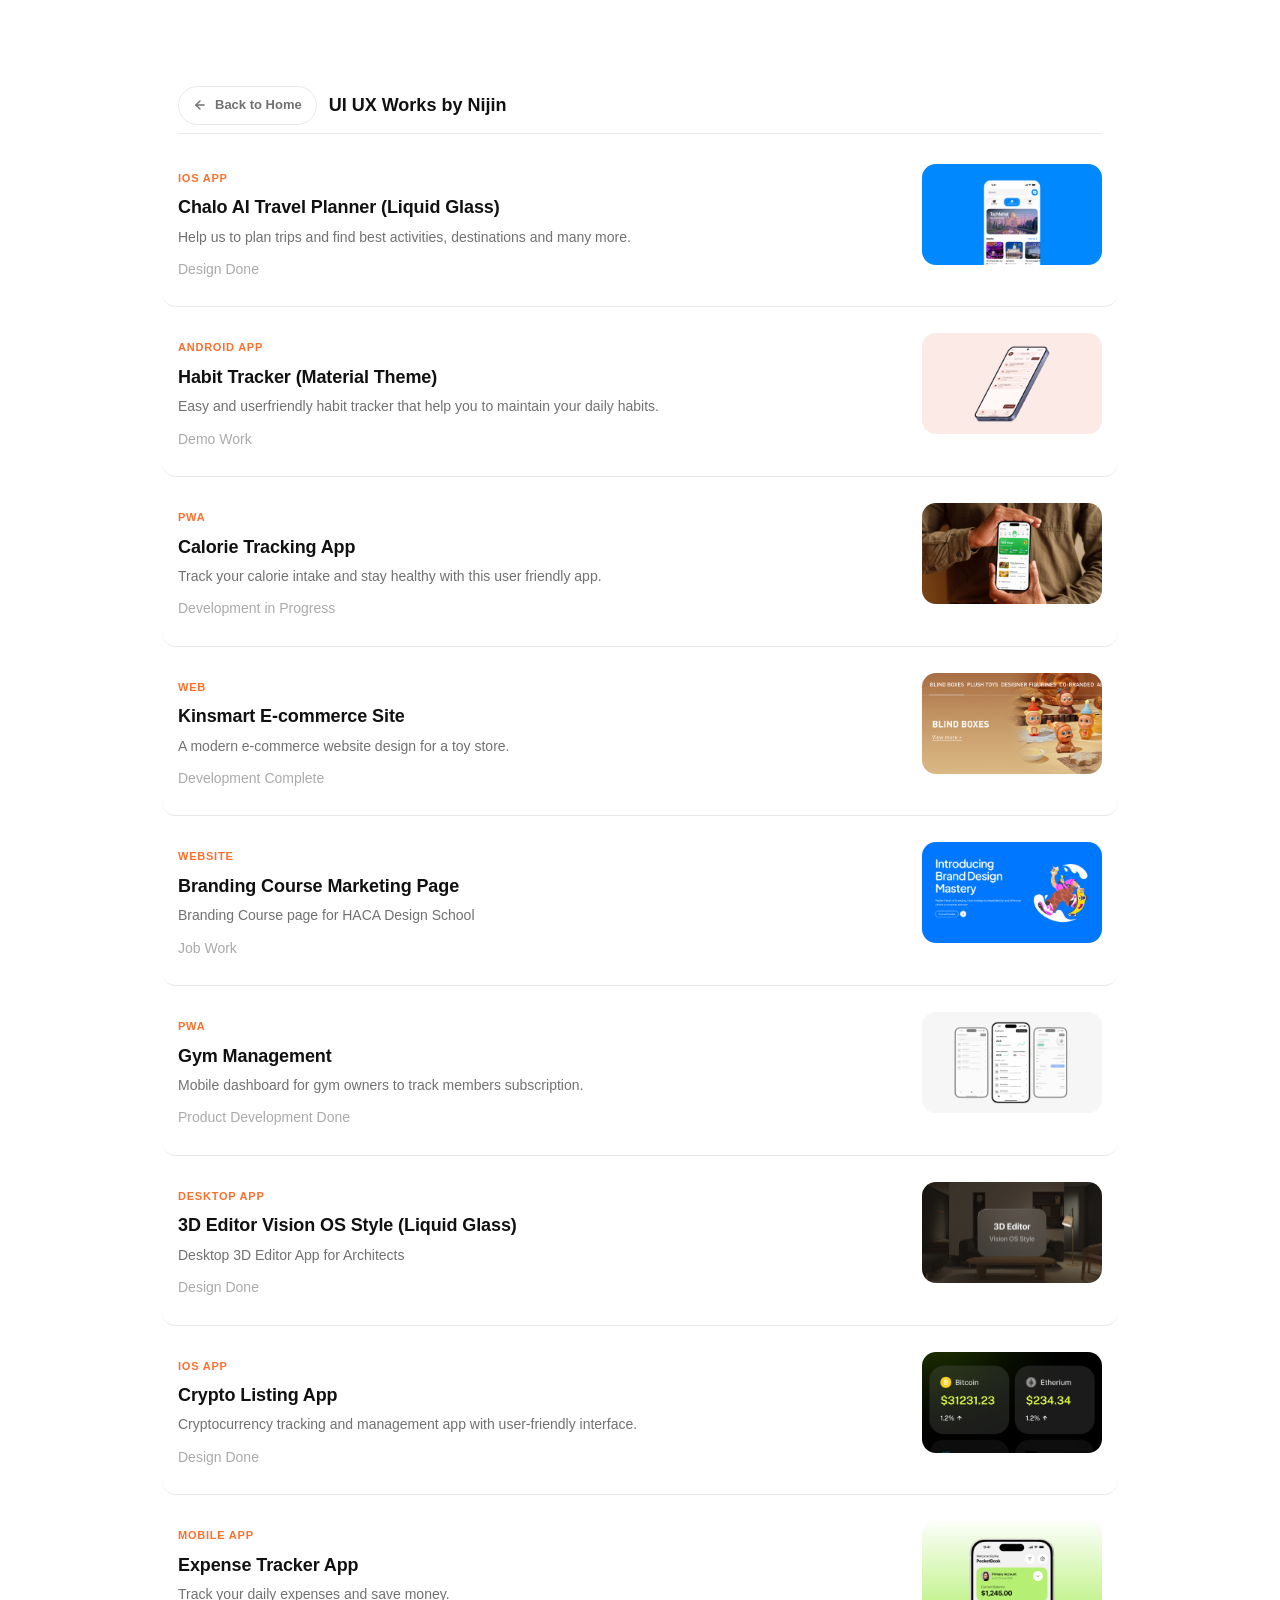
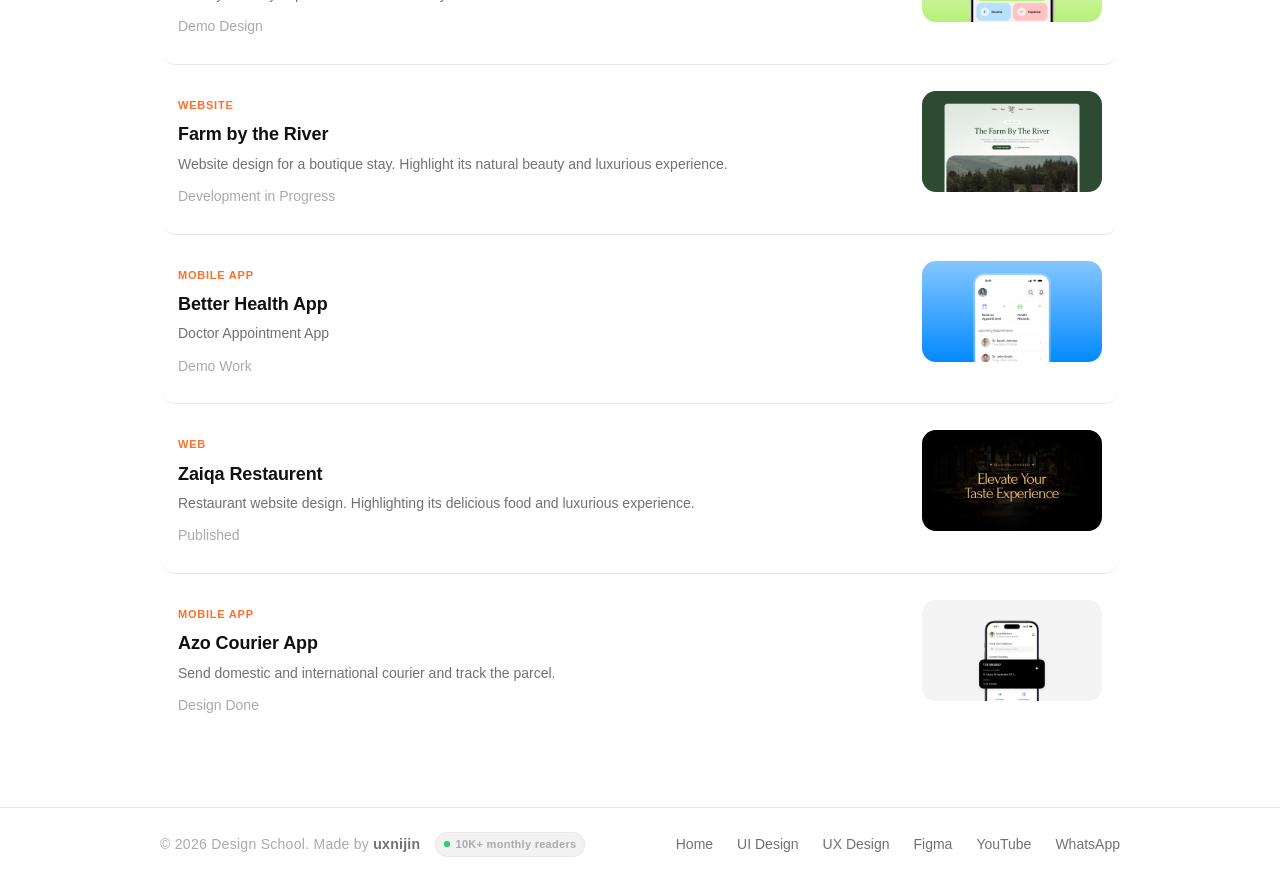
<file: links.html>
<!DOCTYPE html>
<html lang="ml">

<head>
  <meta charset="UTF-8">
  <meta name="viewport" content="width=device-width, initial-scale=1.0, maximum-scale=1.0">
  <script>
    if (window.location.protocol !== 'file:') {
      const base = document.createElement('base');
      base.href = '/';
      document.head.appendChild(base);
    }
  </script>
  <meta name="description"
    content="UI/UX design portfolio and case studies by Nijin (uxnijin) — Design School.">
  <title>UI UX Portfolio & Works | Design School</title>
  <link rel="stylesheet" href="style.css">
  <link rel="icon" type="image/png" href="assets/logo.png">
  
  <!-- SEO & Social Meta Tags -->
  <link rel="canonical" href="https://designschool.site/links.html">
  <meta property="og:site_name" content="Design School">
  <meta property="og:type" content="website">
  <meta property="og:url" content="https://designschool.site/links.html">
  <meta property="og:title" content="UI UX Portfolio & Works | Design School">
  <meta property="og:description" content="Explore UI/UX design case studies and projects by Nijin (uxnijin).">
  <meta property="og:image" content="https://designschool.site/assets/logo.png">
  <meta name="twitter:card" content="summary_large_image">
  <meta name="twitter:title" content="UI UX Portfolio & Works | Design School">
  <meta name="twitter:description" content="Explore UI/UX design case studies and projects by Nijin (uxnijin).">
  <meta name="twitter:image" content="https://designschool.site/assets/logo.png">
</head>

<body>

  <!-- MAIN CONTENT -->
  <main class="main" id="main">
    <div class="page-wide">

      <div class="header-navigation-row">
        <a href="index.html" class="btn-back stagger-item" style="--stagger: 0">
          <svg viewBox="0 0 24 24" fill="none" stroke="currentColor" stroke-width="2.5" stroke-linecap="round" stroke-linejoin="round">
            <line x1="19" y1="12" x2="5" y2="12"></line>
            <polyline points="12 19 5 12 12 5"></polyline>
          </svg>
          <span>Back to Home</span>
        </a>

        <!-- PAGE HEADER -->
        <div class="section-title stagger-item" style="--stagger: 1">UI UX Works by Nijin</div>
      </div>
      <div class="section-divider stagger-item" style="--stagger: 2"></div>

      <!-- LIST CONTAINER -->
      <div class="article-list" id="linksList">
        <!-- Rendered dynamically -->
      </div>
    </div>
  </main>

  <footer class="footer">
    <div class="footer-inner">
      <p class="footer-copy">
        © 2026 Design School. Made by <a href="https://github.com/uxnijin" target="_blank" rel="noopener">uxnijin</a>
        <span class="footer-visitors" title="Approximate monthly visitors">
          <span class="pulse-dot"></span>
          10K+ monthly readers
        </span>
      </p>
      <div class="footer-links">
        <a href="index.html">Home</a>
        <a href="index.html#cat=ui-design">UI Design</a>
        <a href="index.html#cat=ux-design">UX Design</a>
        <a href="index.html#cat=figma">Figma</a>
        <a href="https://www.youtube.com/channel/UCcBtRTuTjRU5krJoJBw7cAA" target="_blank" rel="noopener">YouTube</a>
        <a href="https://wa.me/916238417389" target="_blank" rel="noopener">WhatsApp</a>
      </div>
    </div>
  </footer>

  <script>
    // ── DATA FOR THE LINKS PAGE ──────────────────────────────────
    // Modify/Add items here. Keep it completely separate from data.js
    const LINKS_DATA = [
      {
        title: "Chalo AI Travel Planner (Liquid Glass)",
        description: "Help us to plan trips and find best activities, destinations and many more.",
        category: "iOS App",
        date: "Design Done",
        thumbnail: "temp-asset/chalo.png",
        link: "https://www.figma.com/design/ZEvuTHJKDB98QLdAPY6RRO/Chalo-Travel-Planner?node-id=0-1&t=7otomUpwFeLJ7gm8-1"
      },
      {
        title: "Habit Tracker (Material Theme)",
        description: "Easy and userfriendly habit tracker that help you to maintain your daily habits.",
        category: "Android App",
        date: "Demo Work",
        thumbnail: "temp-asset/habit-tracker.png",
        link: "https://www.figma.com/design/4sYzfPn2gXbW0plHn91UXY/Habit-Tracker-Archive?node-id=0-1&t=HPm3BBj7Dexg2rdl-1"
      },
      {
        title: "Calorie Tracking App",
        description: "Track your calorie intake and stay healthy with this user friendly app.",
        category: "PWA",
        date: "Development in Progress",
        thumbnail: "temp-asset/health-app.png",
        link: "https://www.figma.com/design/F8BCKC5AfH4J6y4PzJHPzQ/Health-App-Archive?node-id=0-1&t=y6mkOe6VXvk5vmCq-1"
      },
      {
        title: "Kinsmart E-commerce Site",
        description: "A modern e-commerce website design for a toy store.",
        category: "Web",
        date: "Development Complete",
        thumbnail: "temp-asset/kinsmart.png",
        link: "https://www.figma.com/design/qEjUEGAhUCrusotOlf2uPe/Kinsmart_Frontend?node-id=0-1&t=k5NV91NO1VngJ6zB-1"
      },
      {
        title: "Branding Course Marketing Page",
        description: "Branding Course page for HACA Design School", 
        category: "Website",
        date: "Job Work",
        thumbnail: "temp-asset/desing-school.png",
        link: "https://www.figma.com/design/x41sqG3C0e9kEjlD96WBgC/Design-School-Archive?node-id=0-1&t=5u6C97zUgl4C7Ucg-1"
      },
      {
        title: "Gym Management",
        description: "Mobile dashboard for gym owners to track members subscription.",
        category: "PWA",
        date: "Product Development Done",
        thumbnail: "temp-asset/gym.png",
        link: "https://www.figma.com/design/KPO1APBsulyMBJgh4S6g8f/Gym-App?node-id=0-1&t=dUf8qzMtEnlHmOQR-1"
      },
      {
        title: "3D Editor Vision OS Style (Liquid Glass)",
        description: "Desktop 3D Editor App for Architects",
        category: "Desktop App",
        date: "Design Done",
        thumbnail: "temp-asset/3d.png",
        link: "https://www.figma.com/design/r9Q7IbN5RUYmwdbZg12ZAV/3d-editors-archive?node-id=0-1&t=gw9qvQvIcCbELAIM-1"
      },
      {
        title: "Crypto Listing App",
        description: "Cryptocurrency tracking and management app with user-friendly interface.",
        category: "iOS App",
        date: "Design Done",
        thumbnail: "temp-asset/crypto.png",
        link: "https://www.figma.com/design/GnQBB7aC1AyKvhoSGyYUuW/Crypto-listing?node-id=0-1&t=DsFa6v2N29JUCTxX-1"
      },
      {
        title: "Expense Tracker App",
        description: "Track your daily expenses and save money.",
        category: "Mobile App",
        date: "Demo Design",
        thumbnail: "temp-asset/expense.png",
        link: "https://www.figma.com/design/2eX1qyLkHG0Fxe92fWLLvW/PocketBook-Archive?node-id=0-1&t=8jav68tZCzWx847H-1"
      },
      {
        title: "Farm by the River ",
        description: "Website design for a boutique stay. Highlight its natural beauty and luxurious experience.",
        category: "Website",
        date: "Development in Progress",
        thumbnail: "temp-asset/farm.png",
        link: "https://www.figma.com/design/LGVyq6rWkC85ZSRIuMNaYW/Farm-by-the-River-Archive?node-id=0-1&t=j3NU04G0JP5MA4ha-1"
      },
      {
        title: "Better Health App",
        description: "Doctor Appointment App",
        category: "Mobile App",
        date: "Demo Work",
        thumbnail: "temp-asset/better.png",
        link: "https://www.figma.com/design/Rjj7CIDkZ2Ngq6ttg6KMUS/Azo-app-archive?node-id=1-8405&t=0dVzzmKd4L9XDvCx-1"
      },
      {
        title: "Zaiqa Restaurent",
        description: "Restaurant website design. Highlighting its delicious food and luxurious experience.",
        category: "Web",
        date: "Published",
        thumbnail: "temp-asset/zaiqa.png",
        link: "https://www.figma.com/design/QKs91hmf1adHhr0UpbFYoC/Zaiqa-Restaurent-Archive?node-id=0-1&t=lZV1H0VJe7UbcC8p-1"
      },
      {
        title: "Azo Courier App",
        description: "Send domestic and international courier and track the parcel.",
        category: "Mobile App",
        date: "Design Done",
        thumbnail: "temp-asset/track.png",
        link: "https://www.figma.com/design/Rjj7CIDkZ2Ngq6ttg6KMUS/Azo-app-archive?node-id=1-8405&t=0dVzzmKd4L9XDvCx-1"
      }
    ];

    // ── UTILITIES & RENDERING ────────────────────────────────────
    const formatDate = s => s ? new Date(s).toLocaleDateString('en-IN', { year: 'numeric', month: 'short', day: 'numeric' }) : '';
    
    function svgLink(size = 24) {
      return `<svg viewBox="0 0 24 24" fill="none" stroke="currentColor" stroke-width="2.5" stroke-linecap="round" stroke-linejoin="round" width="${size}" height="${size}"><path d="M10 13a5 5 0 0 0 7.54.54l3-3a5 5 0 0 0-7.07-7.07l-1.72 1.71"></path><path d="M14 11a5 5 0 0 0-7.54-.54l-3 3a5 5 0 0 0 7.07 7.07l1.71-1.71"></path></svg>`;
    }

    function renderLinksSkeleton(count = 4) {
      const container = document.getElementById('linksList');
      if (!container) return;

      let html = '';
      for (let i = 0; i < count; i++) {
        html += `
          <div class="shimmer-article-item">
            <div class="shimmer-article-info">
              <div class="shimmer shimmer-line short" style="width: 60px; height: 11px; margin-bottom: 8px;"></div>
              <div class="shimmer shimmer-line title" style="width: 80%; height: 18px; margin-bottom: 8px;"></div>
              <div class="shimmer shimmer-line desc" style="width: 95%; height: 14px; margin-bottom: 6px;"></div>
              <div class="shimmer shimmer-line desc" style="width: 70%; height: 14px; margin-bottom: 10px;"></div>
              <div class="shimmer shimmer-line short" style="width: 80px; height: 12px;"></div>
            </div>
            <div class="shimmer shimmer-thumb"></div>
          </div>
        `;
      }
      container.innerHTML = html;
    }

    function renderLinks() {
      const container = document.getElementById('linksList');
      if (!container) return;

      if (!LINKS_DATA.length) {
        container.innerHTML = `<div class="empty-state"><p class="empty-state-text">No links found.</p></div>`;
        return;
      }

      container.innerHTML = LINKS_DATA.map((item, idx) => {
        return `
          <a href="${item.link}" target="_blank" rel="noopener" class="article-item stagger-item" style="--stagger: ${3 + idx}">
            <div class="article-info">
              <div class="article-tag-sm">${item.category}</div>
              <div class="article-title">${item.title}</div>
              <div class="article-desc">${item.description}</div>
              <div class="article-date">${(item.date)}</div>
            </div>
            <div class="article-thumb">
              ${item.thumbnail ? `<img src="${item.thumbnail}" alt="${item.title}" loading="lazy">` : `<div class="thumb-placeholder">${svgLink()}</div>`}
            </div>
          </a>
        `;
      }).join('');
    }

    document.addEventListener('DOMContentLoaded', () => {
      renderLinksSkeleton();
      setTimeout(renderLinks, 500);
    });
  </script>
  <!-- Cloudflare Web Analytics --><script defer src='https://static.cloudflareinsights.com/beacon.min.js' data-cf-beacon='{"token": "d5a44102319149cc83d5bb0097d70d51"}'></script><!-- End Cloudflare Web Analytics -->
</body>

</html>
</file>
<file: style.css>
/* ============================================================
   DESIGN SCHOOL — STYLES
   ============================================================ */

@import url('https://fonts.googleapis.com/css2?family=Google+Sans:ital,wght@0,400;0,500;0,600;0,700;1,400&family=Google+Sans+Display:wght@400;500;600;700&family=DM+Mono:wght@400;500;600&display=swap');

/* ── DARK ── */
:root {
  --accent: #FF6F2C;
  --accent-hover: #e85e1e;
  --bg: #0f0f0f;
  --bg-2: #1a1a1a;
  --bg-3: #242424;
  --bg-4: #303030;
  --border: #2a2a2a;
  --text: #f1f1f1;
  --text-2: #999999;
  --text-3: #777777;
  --banner-bg: linear-gradient(160deg, #1c0e06 0%, #2a1308 55%, #0f0f0f 100%);
  --banner-glow: rgba(255, 111, 44, 0.13);
  --accent-tint: rgba(255, 111, 44, 0.08);
  --font: 'Google Sans', sans-serif;
  --font-display: 'Google Sans Display', 'Google Sans', sans-serif;
  --font-mono: 'DM Mono', monospace;
  --nav-h: 58px;
  --page-w: 960px;
  /* single shared max-width for all sections */
  --read-w: 680px;
  /* article body text width */
  --radius: 22px;
  /* more rounded */
  --radius-sm: 14px;
  --transition: 0.16s ease;
}

/* ── LIGHT ── */
@media (prefers-color-scheme: light) {
  :root {
    --bg: #ffffff;
    --bg-2: #ffffff;
    --bg-3: #f2f2f2;
    --bg-4: #e6e6e6;
    --border: #e8e8e8;
    --text: #111111;
    --text-2: #717171;
    --text-3: #aaaaaa;
    --accent-tint: rgba(255, 111, 44, 0.05);
    --banner-bg: linear-gradient(160deg, #fff4ef 0%, #ffe6d8 55%, #fafafa 100%);
    --banner-glow: rgba(255, 111, 44, 0.07);
  }
}


*,
*::before,
*::after {
  box-sizing: border-box;
  margin: 0;
  padding: 0;
}

html {
  scroll-behavior: smooth;
}

body {
  font-family: var(--font);
  background: var(--bg);
  color: var(--text);
  font-size: 16px;
  line-height: 1.6;
  font-weight: 600;
  min-height: 100vh;
  display: flex;
  flex-direction: column;
  -webkit-font-smoothing: antialiased;
  transition: background 0.25s, color 0.25s;
}

a {
  color: inherit;
  text-decoration: none;
}

img {
  display: block;
  max-width: 100%;
}

button {
  cursor: pointer;
  font-family: var(--font);
}

ul,
ol {
  list-style: none;
}

::-webkit-scrollbar {
  width: 5px;
}

::-webkit-scrollbar-track {
  background: transparent;
}

::-webkit-scrollbar-thumb {
  background: var(--bg-4);
  border-radius: 99px;
}

/* ============================================================
   NAV
   ============================================================ */

.nav {
  position: fixed;
  top: 0;
  left: 0;
  right: 0;
  height: var(--nav-h);
  background: var(--bg);
  border-bottom: 1px solid var(--border);
  z-index: 100;
  display: flex;
  align-items: center;
  justify-content: space-between;
  padding: 0 24px;
  gap: 16px;
}

.nav-logo {
  display: flex;
  align-items: center;
  gap: 10px;
  cursor: pointer;
  flex-shrink: 0;
}

.nav-logo-img {
  width: 38px;
  height: 38px;
  border-radius: 50%;
  object-fit: cover;
  background: var(--accent);
}

.nav-logo-text {
  font-size: 15px;
  font-weight: 700;
  white-space: nowrap;
}

.nav-links {
  display: flex;
  align-items: center;
  gap: 2px;
  overflow-x: auto;
  scrollbar-width: none;
  flex: 1;
  justify-content: center;
}

.nav-links::-webkit-scrollbar {
  display: none;
}

.nav-link {
  padding: 6px 12px;
  font-size: 14px;
  font-weight: 500;
  color: var(--text-2);
  border-radius: 8px;
  background: none;
  border: none;
  cursor: pointer;
  white-space: nowrap;
  transition: color var(--transition), background var(--transition);
}

@media (hover: hover) {
  .nav-link:hover {
    color: var(--text);
    background: var(--bg-3);
  }
}

.nav-link.active {
  color: var(--text);
  font-weight: 600;
}

@media (min-width: 821px) {
  .nav-links {
    overflow: visible;
  }
}

/* ── NAV DROPDOWNS ─────────────────────────────────────────── */

.nav-item-wrapper {
  position: relative;
  display: inline-block;
}

.nav-link {
  display: inline-flex;
  align-items: center;
  gap: 4px;
}

.nav-chevron {
  width: 12px;
  height: 12px;
  stroke-width: 3.5;
  transition: transform var(--transition);
  opacity: 0.6;
}

.nav-item-wrapper:hover .nav-chevron,
.nav-item-wrapper.dropdown-active .nav-chevron {
  transform: rotate(180deg);
  opacity: 1;
}

.nav-item-wrapper.dropdown-active .nav-link {
  color: var(--text);
  background: var(--bg-3);
}

/* Dropdown Menu Container */
.nav-dropdown-menu {
  position: absolute;
  top: 100%;
  padding-top: 12px;
  /* Invisible hover bridge */
  opacity: 0;
  visibility: hidden;
  transition: opacity 0.2s cubic-bezier(0.16, 1, 0.3, 1),
    visibility 0.2s;
  z-index: 1000;
  pointer-events: none;

  /* Default positioning: Centered */
  left: 50%;
  transform: translateX(-50%);
}

/* Position adjustments for layout stability and edge safety */
/* First item (UI Design) - align left */
.nav-item-wrapper[data-cat-id="ui-design"] .nav-dropdown-menu {
  left: 0;
  transform: none;
}

/* Last item (Tools & Resources) - align right */
.nav-item-wrapper[data-cat-id="tools"] .nav-dropdown-menu {
  left: auto;
  right: 0;
  transform: none;
}

/* Dropdown Inner Content Box */
.nav-dropdown-inner {
  background: var(--bg-2);
  border: 1px solid var(--border);
  box-shadow: 0 16px 48px rgba(0, 0, 0, 0.22);
  border-radius: 18px;
  padding: 22px;
  transition: transform 0.2s cubic-bezier(0.16, 1, 0.3, 1);
  transform: translateY(8px);
}

.nav-item-wrapper.dropdown-active .nav-dropdown-menu {
  opacity: 1;
  visibility: visible;
  pointer-events: auto;
}

.nav-item-wrapper.dropdown-active .nav-dropdown-inner {
  transform: translateY(0);
}

/* Dropdown widths based on column layout */
.nav-dropdown-menu.cols-1 {
  width: 280px;
}

.nav-dropdown-menu.cols-2 {
  width: 480px;
}

.nav-dropdown-menu.cols-3 {
  width: 660px;
}

.nav-dropdown-header {
  border-bottom: 1px solid var(--border);
  padding-bottom: 12px;
  margin-bottom: 14px;
}

.nav-dropdown-title {
  font-family: var(--font-display);
  font-size: 16.5px;
  font-weight: 700;
  color: var(--text);
  margin-bottom: 2.5px;
  display: flex;
  align-items: center;
  justify-content: space-between;
  gap: 8px;
}

.nav-dropdown-header-count {
  font-family: var(--font);
  font-size: 11px;
  font-weight: 600;
  color: var(--accent);
  background: var(--accent-tint);
  padding: 3px 8px;
  border-radius: 99px;
  text-transform: uppercase;
  letter-spacing: 0.05em;
}

.nav-dropdown-desc {
  font-size: 13px;
  font-weight: 500;
  color: var(--text-3);
  line-height: 1.4;
}

.nav-dropdown-grid {
  display: grid;
  gap: 6px;
}

.nav-dropdown-menu.cols-2 .nav-dropdown-grid {
  grid-template-columns: repeat(2, 1fr);
}

.nav-dropdown-menu.cols-3 .nav-dropdown-grid {
  grid-template-columns: repeat(3, 1fr);
}

/* Responsive Column Layout on Medium Viewports */
@media (max-width: 1000px) {
  .nav-dropdown-menu.cols-3 {
    width: 460px;
  }

  .nav-dropdown-menu.cols-3 .nav-dropdown-grid {
    grid-template-columns: repeat(2, 1fr);
  }
}

/* Individual Dropdown Item Card */
.nav-dropdown-item {
  display: block;
  padding: 10px 12px;
  border-radius: 10px;
  transition: background var(--transition), transform var(--transition);
  cursor: pointer;
  text-align: left;
}

@media (hover: hover) {
  .nav-dropdown-item:hover {
    background: var(--accent);
    transform: translateY(-1px);
  }
}

.nav-dropdown-item-title {
  font-size: 15px;
  font-weight: 700;
  color: var(--text);
  margin-bottom: 2.5px;
  transition: color var(--transition);
}

.nav-dropdown-item:hover .nav-dropdown-item-title {
  color: #ffffff;
}

.nav-dropdown-item-desc {
  font-size: 12.5px;
  font-weight: 500;
  color: var(--text-3);
  line-height: 1.4;
  display: -webkit-box;
  -webkit-line-clamp: 2;
  -webkit-box-orient: vertical;
  overflow: hidden;
  transition: color var(--transition);
}

.nav-dropdown-item:hover .nav-dropdown-item-desc {
  color: rgba(255, 255, 255, 0.85);
}

.nav-dropdown-item-count {
  font-size: 11.5px;
  color: var(--accent);
  font-weight: 600;
  margin-top: 6px;
  transition: color var(--transition);
}

.nav-dropdown-item:hover .nav-dropdown-item-count {
  color: rgba(255, 255, 255, 0.9);
}

.btn-dashboard-nav {
  display: flex;
  align-items: center;
  gap: 6px;
  padding: 0 16px;
  height: 38px;
  background: var(--accent);
  color: #fff;
  border: none;
  border-radius: 20px;
  font-size: 13px;
  font-weight: 700;
  transition: background var(--transition), transform var(--transition);
  white-space: nowrap;
  flex-shrink: 0;
}

@media (hover: hover) {
  .btn-dashboard-nav:hover {
    background: var(--accent-hover);
    transform: translateY(-1px);
  }
}

.btn-dashboard-nav svg {
  width: 14px;
  height: 14px;
  flex-shrink: 0;
}

/* ============================================================
   MAIN
   ============================================================ */

.main {
  margin-top: var(--nav-h);
  min-height: calc(100vh - var(--nav-h));
}

/* single centered column used everywhere */
.page-wide {
  max-width: var(--page-w);
  margin: 0 auto;
  padding: 0 18px 64px;
}

/* ============================================================
   CHANNEL BANNER
   ============================================================ */

.channel-banner {
  background: var(--bg);
  border-bottom: 1px solid var(--border);
  padding: 52px 24px 44px;
  position: relative;
  overflow: hidden;
}

.channel-banner::before {
  content: '';
  position: absolute;
  inset: 0;
  /* background: radial-gradient(ellipse at 15% 60%, var(--banner-glow) 0%, transparent 60%); */
  pointer-events: none;
}

.channel-inner {
  max-width: var(--page-w);
  margin: auto;
  display: flex;
  flex-direction: column;
  align-items: center;
  text-align: center;
  gap: 20px;
  position: relative;
  padding: 0 18px;
}

.channel-avatar {
  width: 90px;
  height: 90px;
  border-radius: 50%;
  object-fit: cover;
  border: 3px solid var(--accent);
  flex-shrink: 0;
  background: var(--accent);
}

.channel-info {
  width: 100%;
}

.channel-name {
  font-family: var(--font-display);
  font-size: 26px;
  font-weight: 700;
  margin-bottom: 6px;
  letter-spacing: -0.3px;
}

.channel-sub {
  font-size: 16px;
  font-weight: 500;
  color: var(--text-2);
  margin-bottom: 14px;
  line-height: 1.55;
}

.channel-meta {
  display: flex;
  align-items: center;
  justify-content: center;
  gap: 20px;
  flex-wrap: wrap;
  margin-bottom: 0;
}

.channel-stat {
  font-size: 13px;
  color: var(--text-3);
}

.channel-stat strong {
  color: var(--text);
}

.channel-actions {
  display: flex;
  align-items: center;
  gap: 10px;
  flex-wrap: wrap;
}

.btn-subscribe {
  display: inline-flex;
  align-items: center;
  gap: 7px;
  padding: 10px 22px;
  background: #FF0000;
  color: #fff;
  border-radius: 22px;
  font-size: 14px;
  font-weight: 700;
  transition: opacity 0.18s, transform 0.18s;
}

@media (hover: hover) {
  .btn-subscribe:hover {
    opacity: 0.85;
    transform: translateY(-1px);
  }
}

.btn-visit-channel {
  display: inline-flex;
  align-items: center;
  padding: 10px 22px;
  background: transparent;
  color: var(--text);
  border: 1px solid var(--border);
  border-radius: 22px;
  font-size: 14px;
  font-weight: 600;
  transition: background 0.18s, border-color 0.18s;
}

@media (hover: hover) {
  .btn-visit-channel:hover {
    background: var(--bg-3);
    border-color: var(--text-3);
  }
}

/* ============================================================
   SECTION LABELS
   ============================================================ */

.section-title {
  font-size: 18px;
  font-weight: 600;
  color: var(--text);
  padding-top: 44px;
  padding-bottom: 14px;
}

.section-title-article {
  font-size: 12px;
  font-weight: 700;
  text-transform: uppercase;
  letter-spacing: 0.1em;
  color: var(--text-3);
  padding-top: 44px;
  padding-bottom: 14px;
}

.section-divider {
  height: 1px;
  background: var(--border);
  margin-bottom: 4px;
}

/* ── SUBCATEGORY BANNER ── */
.subcategory-banner {
  background: linear-gradient(135deg, var(--accent) 0%, var(--accent-hover) 100%);
  color: #ffffff;
  padding: 32px 36px;
  border-radius: var(--radius);
  margin-top: 18px;
  margin-bottom: 32px;
  position: relative;
  overflow: hidden;
  box-shadow: 0 8px 30px rgba(255, 111, 44, 0.14);
}

.subcategory-banner::before {
  content: '';
  position: absolute;
  top: -80px;
  right: -80px;
  width: 240px;
  height: 240px;
  border-radius: 50%;
  background: rgba(255, 255, 255, 0.08);
  pointer-events: none;
}

.subcategory-banner::after {
  content: '';
  position: absolute;
  bottom: -40px;
  right: 120px;
  width: 120px;
  height: 120px;
  border-radius: 50%;
  background: rgba(255, 255, 255, 0.04);
  pointer-events: none;
}

.sub-banner-badge {
  display: inline-block;
  font-family: var(--font-mono);
  font-size: 11px;
  font-weight: 700;
  text-transform: uppercase;
  letter-spacing: 0.1em;
  background: rgba(255, 255, 255, 0.16);
  color: #ffffff;
  padding: 4px 10px;
  border-radius: 99px;
  margin-bottom: 12px;
}

.sub-banner-title {
  font-family: var(--font-display);
  font-size: 28px;
  font-weight: 700;
  line-height: 1.25;
  margin-bottom: 8px;
  letter-spacing: -0.3px;
}

.sub-banner-desc {
  font-size: 15px;
  font-weight: 500;
  color: rgba(255, 255, 255, 0.88);
  line-height: 1.5;
  max-width: 580px;
}

/* ============================================================
   CATEGORY GRID
   ============================================================ */

.category-grid {
  display: grid;
  grid-template-columns: repeat(3, 1fr);
  gap: 12px;
}

.category-card {
  background: var(--bg-2);
  border: 1px solid var(--border);
  border-radius: var(--radius);
  padding: 22px 20px;
  cursor: pointer;
  transition: border-color var(--transition), transform var(--transition), background var(--transition);
}

@media (hover: hover) {
  .category-card:hover {
    border-color: var(--accent);
    background: var(--accent-tint);
    transform: translateY(-2px);
  }
}

.category-title {
  font-size: 16px;
  font-weight: 700;
  margin-bottom: 6px;
}

.category-desc {
  font-size: 14px;
  font-weight: 500;
  color: var(--text-2);
  line-height: 1.5;
  display: -webkit-box;
  -webkit-line-clamp: 2;
  -webkit-box-orient: vertical;
  overflow: hidden;
}

.category-count {
  font-size: 12px;
  color: var(--accent);
  font-weight: 600;
  margin-top: 12px;
}

.figma-plugin-card {
  position: relative;
}

@media (hover: hover) {
  .figma-plugin-card:hover {
    border-color: var(--accent) !important;
    background: var(--bg-2) !important;
    transform: none !important;
  }
}

.figma-plugin-badge {
  position: absolute;
  top: 18px;
  right: 18px;
  background: var(--bg-3);
  padding: 6px 8px;
  border-radius: 8px;
  display: flex;
  align-items: center;
  justify-content: center;
  border: 1px solid var(--border);
  transition: border-color var(--transition);
}

.figma-plugin-icon {
  width: 44px;
  height: 44px;
  display: flex;
  align-items: center;
  justify-content: center;
  border-radius: var(--radius-sm);
  background: var(--bg-3);
  color: var(--accent);
  margin-bottom: 16px;
  border: 1px solid var(--border);
  transition: border-color var(--transition);
}

.figma-plugin-icon svg {
  width: 22px;
  height: 22px;
}

.figma-plugin-icon img {
  width: 100%;
  height: 100%;
  object-fit: cover;
  border-radius: inherit;
}

/* ============================================================
   SUBCATEGORY GRID
   ============================================================ */

.sub-grid {
  display: grid;
  grid-template-columns: repeat(auto-fill, minmax(190px, 1fr));
  gap: 10px;
  padding-bottom: 8px;
}

.sub-card {
  background: var(--bg-2);
  border: 1px solid var(--border);
  border-radius: var(--radius-sm);
  padding: 18px;
  cursor: pointer;
  transition: border-color var(--transition), background var(--transition);
}

@media (hover: hover) {
  .sub-card:hover {
    border-color: var(--accent);
    background: var(--accent-tint);
  }
}

.sub-card-title {
  font-size: 16px;
  font-weight: 600;
  margin-bottom: 5px;
}

.sub-card-desc {
  font-size: 14px;
  font-weight: 500;
  color: var(--text-2);
  line-height: 1.5;
}

/* ============================================================
   BREADCRUMB & BACK NAVIGATION ROW
   ============================================================ */
.header-navigation-row {
  display: flex;
  align-items: center;
  gap: 12px;
  flex-wrap: nowrap;
  margin-top: 28px;
  margin-bottom: 8px;
  min-width: 0;
}

.header-navigation-row .section-title {
  padding-top: 0;
  padding-bottom: 0;
}

.btn-back {
  display: inline-flex;
  align-items: center;
  gap: 8px;
  padding: 8px 14px;
  background: var(--bg-2);
  color: var(--text-2);
  border: 1px solid var(--border);
  border-radius: 99px;
  font-size: 13px;
  font-weight: 600;
  transition: all var(--transition);
  cursor: pointer;
  margin-top: 0;
  margin-bottom: 0;
  text-decoration: none;
}

.btn-back:hover {
  background: var(--bg-3);
  color: var(--text);
  border-color: var(--text-3);
}

.btn-back svg {
  width: 14px;
  height: 14px;
  stroke-width: 2.5;
  transition: transform var(--transition);
}

.btn-back:hover svg {
  transform: translateX(-3px);
}

.breadcrumb {
  display: flex;
  align-items: center;
  gap: 6px;
  font-size: 14px;
  font-weight: 500;
  color: var(--text-3);
  white-space: nowrap;
  overflow: hidden;
  padding-top: 0;
  padding-bottom: 0;
  flex: 1;
  min-width: 0;
}

.breadcrumb>span {
  color: var(--text-3);
  flex-shrink: 0;
}

.breadcrumb a {
  cursor: pointer;
  flex-shrink: 0;
  overflow: hidden;
  text-overflow: ellipsis;
  transition: color var(--transition);
}

@media (hover: hover) {
  .breadcrumb a:hover {
    color: var(--accent);
  }
}

.breadcrumb-current {
  overflow: hidden;
  text-overflow: ellipsis;
  min-width: 0;
}

/* ============================================================
   ARTICLE LIST — Medium style
   ============================================================ */

.article-list {
  display: flex;
  flex-direction: column;
}

.article-item {
  display: flex;
  gap: 24px;
  padding: 26px 16px;
  margin: 0 -16px;
  border-radius: var(--radius-sm);
  border-bottom: 1px solid var(--border);
  cursor: pointer;
  align-items: flex-start;
  transition: background var(--transition);
}

@media (hover: hover) {
  .article-item:hover {
    background: var(--bg-3);
  }
}

.article-item:last-child {
  border-bottom: none;
}

.article-info {
  flex: 1;
  min-width: 0;
}

.article-tag-sm {
  display: inline-block;
  font-size: 11px;
  font-weight: 700;
  text-transform: uppercase;
  letter-spacing: 0.07em;
  color: var(--accent);
  margin-bottom: 8px;
}

.article-title {
  font-family: var(--font-display);
  font-size: 18px;
  font-weight: 700;
  line-height: 1.35;
  letter-spacing: -0.1px;
  margin-bottom: 6px;
}

.article-desc {
  font-size: 14px;
  font-weight: 500;
  color: var(--text-2);
  line-height: 1.6;
  display: -webkit-box;
  -webkit-line-clamp: 2;
  -webkit-box-orient: vertical;
  overflow: hidden;
  margin-bottom: 10px;
}

.article-date {
  font-size: 14px;
  font-weight: 500;
  color: var(--text-3);
}

.article-thumb {
  width: 180px;
  height: 101px;
  border-radius: var(--radius-sm);
  overflow: hidden;
  flex-shrink: 0;
  background: var(--bg-3);
}

.article-thumb img {
  width: 100%;
  height: 100%;
  object-fit: cover;
}

.thumb-placeholder {
  width: 100%;
  height: 100%;
  display: flex;
  align-items: center;
  justify-content: center;
  background: var(--bg-3);
  color: var(--text-3);
  font-size: 20px;
}

/* ============================================================
   ARTICLE PAGE
   ============================================================ */

.article-shell {
  max-width: var(--page-w);
  margin: 0 auto;
  padding: 0 24px 80px;
}

.article-reading {
  max-width: var(--page-w);
}

/* Related Articles Widget */
.related-articles-section {
  margin-top: 48px;
  border-top: 1px solid var(--border);
  padding-top: 36px;
}

.related-title {
  font-family: var(--font-display);
  font-size: 18px;
  font-weight: 700;
  color: var(--text);
  margin-bottom: 20px;
  margin-top: 0;
}

.related-grid {
  display: flex;
  flex-direction: column;
  gap: 16px;
}

.related-card,
.best-read-card {
  display: flex;
  gap: 12px;
  cursor: pointer;
  align-items: center;
  padding: 8px;
  border-radius: var(--radius-sm);
  transition: background var(--transition);
}

.related-card:hover,
.best-read-card:hover {
  background: var(--bg-3);
}

.related-card-thumb,
.best-read-thumb {
  width: 70px;
  height: 42px;
  border-radius: 6px;
  overflow: hidden;
  background: var(--bg-3);
  flex-shrink: 0;
  display: flex;
  align-items: center;
  justify-content: center;
}

.related-card-thumb img,
.best-read-thumb img {
  width: 100%;
  height: 100%;
  object-fit: cover;
}

.related-card-content,
.best-read-content {
  flex: 1;
  min-width: 0;
}

.related-card-title,
.best-read-title {
  font-family: var(--font-display);
  font-size: 13px;
  font-weight: 700;
  line-height: 1.3;
  color: var(--text);
  margin-bottom: 2px;
  display: -webkit-box;
  -webkit-line-clamp: 2;
  -webkit-box-orient: vertical;
  overflow: hidden;
  margin-top: 0;
}

.related-card-date,
.best-read-date {
  font-size: 10px;
  color: var(--text-3);
}

.article-header {
  margin-bottom: 28px;
  margin-top: 8px;
}

.article-tag {
  display: inline-block;
  font-size: 11px;
  font-weight: 700;
  text-transform: uppercase;
  letter-spacing: 0.08em;
  color: var(--accent);
  margin-bottom: 14px;
}

.article-header h1 {
  font-family: var(--font-display);
  font-size: 34px;
  font-weight: 700;
  line-height: 1.22;
  letter-spacing: -0.5px;
  margin-bottom: 14px;
}

.article-meta-row {
  display: flex;
  align-items: center;
  gap: 14px;
  padding-bottom: 22px;
  border-bottom: 1px solid var(--border);
}

.article-date-meta {
  font-size: 13px;
  color: var(--text-3);
}

/* Reading body */
.article-body {
  padding-top: 28px;
}

.article-body h2 {
  font-family: var(--font-display);
  font-size: 22px;
  font-weight: 700;
  margin: 36px 0 12px;
  letter-spacing: -0.2px;
  line-height: 1.28;
}

.article-body h3 {
  font-size: 18px;
  font-weight: 600;
  margin: 28px 0 10px;
}

.article-body p {
  font-size: 17px;
  color: var(--text-2);
  line-height: 1.85;
  margin-bottom: 20px;
  font-weight: 400;
}

.article-body ul,
.article-body ol {
  padding-left: 22px;
  margin-bottom: 20px;
}

.article-body ul {
  list-style: disc;
}

.article-body ol {
  list-style: decimal;
}

.article-body li {
  font-size: 17px;
  color: var(--text-2);
  line-height: 1.75;
  margin-bottom: 6px;
  font-weight: 400;
}

.article-body strong {
  color: var(--text);
  font-weight: 700;
}

.article-body code {
  font-family: var(--font-mono);
  background: var(--bg-3);
  padding: 2px 7px;
  border-radius: 6px;
  font-size: 14px;
  color: var(--accent);
}

.article-body a[style*="background-color"] {
  border-radius: 99px !important;
  transition: background var(--transition), transform var(--transition) !important;
  white-space: nowrap !important;
  overflow: hidden !important;
  text-overflow: ellipsis !important;
  max-width: 100% !important;
  box-sizing: border-box !important;
}

@media (hover: hover) {
  .article-body a[style*="background-color"]:hover {
    background-color: var(--accent-hover) !important;
    transform: translateY(-2px) !important;
  }
}

/* YouTube embed */
.yt-embed-section {
  margin-top: 22px;
}

.yt-embed-label {
  font-size: 12px;
  font-weight: 700;
  text-transform: uppercase;
  letter-spacing: 0.07em;
  color: var(--text-3);
  margin-bottom: 12px;
  display: flex;
  align-items: center;
  gap: 8px;
}


.yt-embed-wrapper {
  position: relative;
  padding-bottom: 56.25%;
  height: 0;
  border-radius: var(--radius);
  overflow: hidden;
  background: #000;
}

.yt-embed-wrapper iframe {
  position: absolute;
  top: 0;
  left: 0;
  width: 100%;
  height: 100%;
  border: none;
}

/* ============================================================
   TRAINING CARD
   ============================================================ */

.training-inline {
  margin-top: 48px;
}

.training-card {
  background: var(--bg-2);
  border: 1px solid var(--border);
  border-radius: var(--radius);
  padding: 28px 28px 28px;
}

.training-card-badge {
  display: inline-block;
  background: rgba(255, 111, 44, 0.12);
  color: var(--accent);
  font-size: 10px;
  font-weight: 700;
  text-transform: uppercase;
  letter-spacing: 0.09em;
  padding: 3px 9px;
  border-radius: 6px;
  margin-bottom: 12px;
}

.training-card-inner {
  display: flex;
  align-items: flex-end;
  gap: 28px;
}

.training-card-text {
  flex: 1;
}

.training-card h3 {
  font-size: 18px;
  font-weight: 700;
  margin-bottom: 8px;
}

.training-card p {
  font-size: 16px;
  color: var(--text-2);
  line-height: 1.6;
  margin-bottom: 14px;
}

.training-features {
  display: flex;
  flex-direction: column;
  gap: 6px;
}

.training-feature {
  display: flex;
  align-items: center;
  gap: 8px;
  font-size: 16px;
  font-weight: 600;
  color: var(--text);
}

.training-card-action {
  flex-shrink: 0;
  display: flex;
  flex-direction: column;
  gap: 8px;
  min-width: 190px;
}

.btn-wa {
  display: flex;
  align-items: center;
  justify-content: center;
  gap: 8px;
  padding: 12px 20px;
  background: #25D366;
  color: #fff;
  border: none;
  border-radius: var(--radius-sm);
  font-size: 14px;
  font-weight: 700;
  cursor: pointer;
  transition: opacity var(--transition);
  white-space: nowrap;
  width: 100%;
}

@media (hover: hover) {
  .btn-wa:hover {
    opacity: 0.88;
  }
}

.training-form {
  display: flex;
  flex-direction: column;
  gap: 8px;
}

.training-form input,
.training-form textarea {
  background: var(--bg-3);
  border: 1px solid var(--border);
  border-radius: 10px;
  padding: 10px 13px;
  font-size: 13px;
  color: var(--text);
  font-family: var(--font);
  outline: none;
  transition: border-color var(--transition);
  width: 100%;
  resize: none;
}

.training-form input:focus,
.training-form textarea:focus {
  border-color: var(--accent);
}

.training-form input::placeholder,
.training-form textarea::placeholder {
  color: var(--text-3);
}

.btn-submit {
  width: 100%;
  padding: 11px;
  background: var(--accent);
  color: #fff;
  border: none;
  border-radius: 10px;
  font-size: 13px;
  font-weight: 700;
  cursor: pointer;
  transition: background var(--transition);
}

@media (hover: hover) {
  .btn-submit:hover {
    background: var(--accent-hover);
  }
}

/* ============================================================
   EMPTY
   ============================================================ */

.empty-state {
  display: flex;
  flex-direction: column;
  align-items: center;
  justify-content: center;
  text-align: center;
  padding: 64px 20px;
  animation: emptyFadeIn 0.4s ease;
}

.empty-state-lottie {
  width: 240px;
  height: 240px;
  margin-bottom: 16px;
}

.empty-state-text {
  font-size: 16px;
  font-weight: 500;
  color: var(--text-2);
}

@keyframes emptyFadeIn {
  from {
    opacity: 0;
    transform: translateY(8px);
  }

  to {
    opacity: 1;
    transform: translateY(0);
  }
}

/* ============================================================
   ARTICLE MEDIA & INLINE IMAGES
   ============================================================ */

.article-hero-image {
  margin: 16px 0 32px 0;
  width: 100%;
  border-radius: var(--radius);
  overflow: hidden;
  border: 1px solid var(--border);
  aspect-ratio: 16 / 9;
  background: var(--bg-3);
  box-shadow: 0 8px 24px rgba(0, 0, 0, 0.12);
}

.article-hero-image img {
  width: 100%;
  height: 100%;
  object-fit: cover;
}

.article-body img {
  display: block;
  max-width: 100%;
  height: auto;
  border-radius: var(--radius-sm);
  margin: 32px auto;
  border: 1px solid var(--border);
  box-shadow: 0 4px 16px rgba(0, 0, 0, 0.06);
}

.article-image-figure {
  margin: 36px 0;
  text-align: center;
}

.article-image-figure img {
  margin: 0 auto 12px;
}

.article-image-figure figcaption {
  font-size: 14px;
  color: var(--text-3);
  font-style: italic;
  line-height: 1.5;
}

.thumb-placeholder svg {
  stroke: var(--text-3);
  opacity: 0.6;
}

/* ============================================================
   RESPONSIVE
   ============================================================ */

@media (max-width: 820px) {
  .nav-links {
    display: none;
  }

  .channel-inner {
    flex-direction: column;
    text-align: center;
    align-items: center;
  }

  .channel-meta {
    justify-content: center;
  }

  .channel-actions {
    justify-content: center;
  }

  .channel-name {
    font-size: 21px;
  }

  .category-grid {
    grid-template-columns: 1fr 1fr;
  }

  .article-reading {
    max-width: 100%;
  }

  .training-card-inner {
    flex-direction: column;
  }

  .training-card-action {
    min-width: unset;
    width: 100%;
  }
}

@media (max-width: 560px) {

  .page-wide,
  .article-shell {
    padding-left: 16px;
    padding-right: 16px;
  }

  .channel-banner {
    padding: 36px 16px 30px;
  }

  /* Category Grid Cards Optimization */
  .category-grid {
    grid-template-columns: 1fr;
    gap: 8px;
  }

  .category-card {
    padding: 14px 16px;
  }

  .category-title {
    font-size: 14.5px;
  }

  .category-desc {
    font-size: 12.5px;
  }

  /* Subcategory Grid Cards Optimization */
  .sub-grid {
    grid-template-columns: 1fr 1fr;
  }

  .sub-card {
    padding: 12px 14px;
  }

  .sub-card-title {
    font-size: 14px;
  }

  .sub-card-desc {
    font-size: 12px;
  }

  /* Heading/Banner Cards Optimization */
  .subcategory-banner {
    padding: 18px 20px;
    margin-top: 12px;
    margin-bottom: 20px;
  }

  .sub-banner-title {
    font-size: 20px;
    line-height: 1.3;
  }

  .sub-banner-desc {
    font-size: 13px;
    margin-bottom: 8px;
  }

  /* Breadcrumb & Navigation Row Optimization */
  .header-navigation-row {
    flex-wrap: wrap;
    gap: 8px;
    margin-top: 16px;
  }

  .breadcrumb {
    white-space: normal;
    flex-wrap: wrap;
    line-height: 1.4;
    font-size: 12.5px;
  }

  /* Quiz Card Mobile Optimization */
  .quiz-card {
    margin-top: 24px;
    margin-bottom: 24px;
  }

  .quiz-question {
    font-size: 15px;
    margin-bottom: 14px;
  }

  .quiz-option {
    padding: 10px 14px;
    gap: 10px;
    font-size: 13.5px;
  }

  /* Mark as Completed Card Mobile Optimization */
  .completion-card {
    padding: 16px;
    margin-top: 24px;
    margin-bottom: 16px;
    border-radius: var(--radius-sm);
  }

  .completion-title {
    font-size: 15px;
  }

  .completion-desc {
    display: none;
    /* Hide redundant description on mobile to save vertical space */
  }

  .btn-completion-toggle {
    padding: 10px 20px;
    font-size: 13px;
    width: 100%;
    justify-content: center;
  }

  .article-item {
    padding: 16px 0;
    margin: 0;
    border-radius: 0;
    gap: 16px;
  }

  .article-thumb {
    width: 160px;
    height: 90px;
    border-radius: var(--radius-sm);
    overflow: hidden;
    flex-shrink: 0;
  }

  .article-title {
    font-size: 16px;
  }

  .article-desc {
    display: none;
  }

  .article-header h1 {
    font-size: 26px;
  }

  .article-body p,
  .article-body li {
    font-size: 16px;
  }
}

@media (max-width: 360px) {
  .sub-grid {
    grid-template-columns: 1fr;
  }
}

/* ============================================================
   STAGGERED APPEARING ANIMATION
   ============================================================ */

.stagger-item {
  opacity: 0;
  transform: translateY(16px);
  animation: fadeInstagger 0.8s cubic-bezier(0.16, 1, 0.3, 1) forwards;
  animation-delay: calc(var(--stagger, 0) * 0.1s);
}

@keyframes fadeInstagger {
  to {
    opacity: 1;
    transform: translateY(0);
  }
}

/* ============================================================
   SKELETON LOADERS & SHIMMER EFFECT
   ============================================================ */

.shimmer {
  background: var(--bg-3);
  position: relative;
  overflow: hidden;
}

.shimmer::after {
  content: '';
  position: absolute;
  top: 0;
  left: 0;
  right: 0;
  bottom: 0;
  transform: translateX(-100%);
  background: linear-gradient(90deg,
      transparent,
      rgba(255, 255, 255, 0.08) 20%,
      rgba(255, 255, 255, 0.16) 60%,
      transparent);
  animation: shimmer-animation 1.6s infinite;
}

@media (prefers-color-scheme: light) {
  .shimmer::after {
    background: linear-gradient(90deg,
        transparent,
        rgba(255, 255, 255, 0.5) 20%,
        rgba(255, 255, 255, 0.7) 60%,
        transparent);
  }
}

@keyframes shimmer-animation {
  100% {
    transform: translateX(100%);
  }
}

/* Shimmer layouts */
.shimmer-article-item {
  display: flex;
  gap: 24px;
  padding: 26px 16px;
  margin: 0 -16px;
  border-bottom: 1px solid var(--border);
  align-items: flex-start;
}

.shimmer-article-info {
  flex: 1;
  min-width: 0;
}

.shimmer-thumb {
  width: 180px;
  height: 101px;
  border-radius: var(--radius-sm);
  flex-shrink: 0;
}

.shimmer-category-card {
  height: 140px;
  border-radius: var(--radius);
  border: 1px solid var(--border);
}

.shimmer-sub-card {
  height: 80px;
  border-radius: var(--radius-sm);
  border: 1px solid var(--border);
}

.shimmer-breadcrumb {
  height: 20px;
  width: 150px;
  margin: 28px 0 4px;
  border-radius: 4px;
}

/* Make shimmer layout responsive */
@media (max-width: 560px) {
  .shimmer-article-item {
    padding: 16px 0;
    margin: 0;
    border-radius: 0;
    gap: 16px;
  }

  .shimmer-thumb {
    width: 160px;
    height: 90px;
    border-radius: var(--radius-sm);
    overflow: hidden;
    flex-shrink: 0;
  }
}

/* ============================================================
   FOOTER
   ============================================================ */

.footer {
  width: 100%;
  border-top: 1px solid var(--border);
  padding: 24px;
  margin-top: auto;
  background: var(--bg);
}

.footer-inner {
  max-width: var(--page-w);
  margin: 0 auto;
  display: flex;
  justify-content: space-between;
  align-items: center;
  gap: 16px;
  font-size: 14px;
  color: var(--text-3);
  flex-wrap: wrap;
}

.footer-links {
  display: flex;
  gap: 24px;
  flex-wrap: wrap;
  justify-content: center;
}

.footer-links a {
  color: var(--text-2);
  font-weight: 500;
  transition: color var(--transition);
}

@media (hover: hover) {
  .footer-links a:hover {
    color: var(--accent);
  }
}

.footer-copy {
  font-weight: 500;
  letter-spacing: 0.02em;
}

.footer-copy a {
  color: var(--text-2);
  font-weight: 600;
  transition: color var(--transition);
}

@media (hover: hover) {
  .footer-copy a:hover {
    color: var(--accent);
  }
}

@media (max-width: 600px) {
  .footer-inner {
    flex-direction: column;
    text-align: center;
    gap: 12px;
  }
}

/* Footer Visitor Counter */
.footer-visitors {
  display: inline-flex;
  align-items: center;
  gap: 6px;
  margin-left: 10px;
  font-size: 11px;
  color: var(--text-3);
  background: var(--bg-3);
  padding: 3px 8px;
  border-radius: 12px;
  border: 1px solid var(--border);
  font-weight: 600;
  vertical-align: middle;
}

.pulse-dot {
  width: 6px;
  height: 6px;
  background-color: #25d366;
  border-radius: 50%;
  position: relative;
  display: inline-block;
}

.pulse-dot::after {
  content: '';
  width: 100%;
  height: 100%;
  background-color: #25d366;
  border-radius: 50%;
  position: absolute;
  top: 0;
  left: 0;
  animation: pulse 2s infinite;
  opacity: 0.8;
}

@keyframes pulse {
  0% {
    transform: scale(1);
    opacity: 0.8;
  }

  100% {
    transform: scale(2.5);
    opacity: 0;
  }
}

/* ============================================================
   SEARCH BAR & LIVE SUGGESTIONS
   ============================================================ */

.nav-search-wrapper {
  position: relative;
  width: 240px;
  transition: width var(--transition);
}

.nav-search-box {
  position: relative;
  display: flex;
  align-items: center;
  background: var(--bg-3);
  border: 1px solid var(--border);
  border-radius: 20px;
  padding: 0 14px;
  height: 38px;
  width: 100%;
  transition: border-color var(--transition), box-shadow var(--transition), background var(--transition);
}

.nav-search-box:focus-within {
  border-color: var(--accent);
  box-shadow: 0 0 0 3px var(--accent-tint);
  background: var(--bg-2);
}

.nav-search-box .search-icon {
  width: 14px;
  height: 14px;
  stroke: var(--text-3);
  margin-right: 8px;
  flex-shrink: 0;
  transition: stroke var(--transition);
}

.nav-search-box:focus-within .search-icon {
  stroke: var(--accent);
}

.nav-search-box input {
  background: none;
  border: none;
  outline: none;
  font-size: 13px;
  color: var(--text);
  width: 100%;
  padding: 0;
  font-family: var(--font);
}

.nav-search-box input::placeholder {
  color: var(--text-3);
  font-weight: 600;
}

.search-shortcut {
  font-family: var(--font-mono);
  font-size: 10px;
  color: var(--text-3);
  background: var(--bg-4);
  border: 1px solid var(--border);
  padding: 1px 5px;
  border-radius: 4px;
  margin-left: 6px;
  pointer-events: none;
  user-select: none;
  font-weight: 500;
}

.nav-search-box:focus-within .search-shortcut {
  opacity: 0;
  pointer-events: none;
}

/* Suggestions Dropdown */
.search-suggestions {
  position: absolute;
  top: calc(100% + 8px);
  right: 0;
  width: 340px;
  background: var(--bg-2);
  border: 1px solid var(--border);
  border-radius: var(--radius-sm);
  box-shadow: 0 10px 30px rgba(0, 0, 0, 0.25);
  z-index: 110;
  display: none;
  flex-direction: column;
  overflow: hidden;
  animation: slideDownFade 0.2s cubic-bezier(0.16, 1, 0.3, 1);
  transform-origin: top right;
}

@keyframes slideDownFade {
  from {
    opacity: 0;
    transform: translateY(-8px) scale(0.98);
  }

  to {
    opacity: 1;
    transform: translateY(0) scale(1);
  }
}

.suggestion-item {
  display: flex;
  flex-direction: column;
  padding: 12px 16px;
  border-bottom: 1px solid var(--border);
  cursor: pointer;
  transition: background var(--transition), border-color var(--transition);
  text-align: left;
}

.suggestion-item:last-child {
  border-bottom: none;
}

.suggestion-item.highlighted {
  background: var(--accent-tint);
  border-left: 3px solid var(--accent);
  padding-left: 13px;
}

.suggestion-tag {
  font-size: 10px;
  font-weight: 700;
  text-transform: uppercase;
  letter-spacing: 0.05em;
  color: var(--accent);
  margin-bottom: 4px;
}

.suggestion-title {
  font-size: 13px;
  font-weight: 600;
  color: var(--text);
  line-height: 1.4;
  white-space: nowrap;
  overflow: hidden;
  text-overflow: ellipsis;
}

.suggestion-desc {
  font-size: 11px;
  color: var(--text-2);
  margin-top: 2px;
  white-space: nowrap;
  overflow: hidden;
  text-overflow: ellipsis;
}

.suggestion-special {
  display: flex;
  align-items: center;
  gap: 8px;
  padding: 12px 16px;
  font-size: 12px;
  font-weight: 600;
  color: var(--text-2);
  cursor: pointer;
  background: var(--bg-3);
  transition: color var(--transition), background var(--transition);
  border-top: 1px solid var(--border);
  text-align: left;
}

.suggestion-special svg {
  width: 14px;
  height: 14px;
  stroke: var(--text-3);
  fill: none;
}

.suggestion-special.highlighted,
.suggestion-special:hover {
  background: var(--accent-tint);
  color: var(--accent);
}

.suggestion-special.highlighted svg {
  stroke: var(--accent);
}

.suggestion-empty {
  padding: 20px 16px;
  text-align: center;
  font-size: 13px;
  color: var(--text-2);
}

.search-highlight {
  color: var(--accent);
  font-weight: 700;
}

/* Responsive Overrides */
@media (max-width: 820px) {
  .nav-search-wrapper {
    width: 190px;
  }

  .search-suggestions {
    width: 290px;
  }
}

@media (max-width: 560px) {
  .nav-logo-text {
    display: none;
  }

  .btn-dashboard-nav span {
    display: none;
  }

  .btn-dashboard-nav {
    padding: 8px;
    border-radius: 50%;
    width: 36px;
    height: 36px;
    justify-content: center;
  }

  .btn-tools-nav span {
    display: none;
  }

  .btn-tools-nav {
    padding: 8px;
    border-radius: 50%;
    width: 36px;
    height: 36px;
    justify-content: center;
  }

  /* Override circular layout for the Sign In state on mobile to show text only */
  .btn-dashboard-nav.auth-signed-out span {
    display: inline !important;
  }

  .btn-dashboard-nav.auth-signed-out {
    padding: 0 16px !important;
    border-radius: 20px !important;
    width: auto !important;
    height: 38px !important;
  }

  .nav-search-wrapper {
    flex: 1;
    max-width: 220px;
  }

  .search-shortcut {
    display: none;
  }

  .search-suggestions {
    width: 290px;
  }
}

/* ============================================================
   3-COLUMN LAYOUT SYSTEM (DESKTOP ONLY)
   ============================================================ */

.layout-container {
  max-width: 100%;
  margin: 0 auto;
  padding: 0 18px 64px;
}

.layout-left,
.layout-right {
  display: none;
}

.layout-center {
  width: 100%;
}

/* Desktop 3-Column Layout */
@media (min-width: 1024px) {
  .layout-container {
    display: grid;
    grid-template-columns: 240px 1fr 280px;
    gap: 40px;
    max-width: 1280px;
    padding: 32px 24px 80px;
    align-items: flex-start;
  }

  .layout-container.two-column {
    grid-template-columns: 240px 1fr;
  }

  .layout-left {
    display: block;
    position: sticky;
    top: calc(var(--nav-h) + 32px);
    max-height: calc(100vh - var(--nav-h) - 64px);
    overflow-y: auto;
    scrollbar-width: none;
  }

  .layout-left::-webkit-scrollbar {
    display: none;
  }

  .layout-right {
    display: block;
    position: sticky;
    top: calc(var(--nav-h) + 32px);
    max-height: calc(100vh - var(--nav-h) - 64px);
    overflow-y: auto;
    scrollbar-width: none;
  }

  .layout-right::-webkit-scrollbar {
    display: none;
  }

  .layout-center {
    min-width: 0;
  }

  /* Desktop layout hide/show overrides */
  .home-categories-mobile-only,
  .category-subgrid-mobile-only {
    display: none;
  }
}

/* Widgets Styling */
.sidebar-widget {
  margin-bottom: 36px;
}

.sidebar-widget:last-child {
  margin-bottom: 0;
}

.sidebar-title {
  font-size: 11px;
  font-weight: 700;
  text-transform: uppercase;
  letter-spacing: 0.1em;
  color: var(--text-3);
  margin-bottom: 16px;
}

/* Sidebar Menu & Table of Contents */
.sidebar-menu,
.toc-list {
  display: flex;
  flex-direction: column;
  gap: 4px;
  padding-left: 0;
}

.toc-item {
  list-style: none;
}

.sidebar-menu-item,
.toc-link {
  display: flex;
  align-items: center;
  gap: 8px;
  padding: 8px 12px;
  border-radius: 8px;
  font-size: 14px;
  font-weight: 500;
  color: var(--text-2);
  transition: all var(--transition);
  cursor: pointer;
  text-overflow: ellipsis;
  overflow: hidden;
  white-space: nowrap;
}

.sidebar-menu-item:hover,
.toc-link:hover {
  background: var(--bg-3);
  color: var(--text);
}

.sidebar-menu-item.active,
.toc-link.active {
  background: var(--accent-tint);
  color: var(--accent);
  font-weight: 600;
}

.toc-level-2 {
  padding-left: 0;
}

.toc-level-3 {
  padding-left: 12px;
}

/* Trending List (Medium style) */
.trending-list {
  display: flex;
  flex-direction: column;
  gap: 20px;
}

.trending-item {
  display: flex;
  gap: 16px;
  cursor: pointer;
  transition: opacity var(--transition);
}

.trending-item:hover {
  opacity: 0.85;
}

.trending-number {
  font-family: var(--font-display);
  font-size: 24px;
  font-weight: 700;
  color: var(--accent);
  opacity: 0.8;
  line-height: 1;
  min-width: 32px;
}

.trending-content {
  flex: 1;
  min-width: 0;
}

.trending-category {
  font-size: 9px;
  font-weight: 700;
  text-transform: uppercase;
  letter-spacing: 0.05em;
  color: var(--text-3);
  margin-bottom: 4px;
}

.trending-title {
  font-family: var(--font-display);
  font-size: 14px;
  font-weight: 700;
  line-height: 1.35;
  color: var(--text);
  margin-bottom: 4px;
  display: -webkit-box;
  -webkit-line-clamp: 2;
  -webkit-box-orient: vertical;
  overflow: hidden;
}

.trending-date {
  font-size: 11px;
  color: var(--text-3);
}

/* Best Reads List */
.best-reads-list {
  display: flex;
  flex-direction: column;
  gap: 16px;
}

/* Table of Contents (TOC) Widget consolidated under Sidebar Menu section */

/* Related articles on desktop right sidebar override */
@media (min-width: 1024px) {
  .layout-right .related-articles-section {
    margin-top: 0;
    border-top: none;
    padding-top: 0;
  }
}

/* ============================================================
   QUIZ CARD STYLING & ANIMATIONS
   ============================================================ */

.quiz-card {
  margin-top: 40px;
  margin-bottom: 40px;
}

.quiz-badge {
  display: inline-flex;
  align-items: center;
  gap: 8px;
  background: var(--accent);
  color: #fff;
  font-size: 10px;
  font-weight: 700;
  text-transform: uppercase;
  letter-spacing: 0.09em;
  padding: 4px 10px;
  border-radius: 99px;
  margin-bottom: 16px;
}

.quiz-badge::before {
  content: '';
  width: 6px;
  height: 6px;
  border-radius: 50%;
  background: #ffffff;
  display: inline-block;
  box-shadow: 0 0 6px #ffffff;
}

.quiz-question {
  font-family: var(--font);
  font-size: 18px;
  font-weight: 700;
  line-height: 1.4;
  margin-bottom: 20px;
}

.quiz-options {
  display: flex;
  flex-direction: column;
  gap: 12px;
}

.quiz-option {
  display: flex;
  align-items: center;
  gap: 14px;
  width: 100%;
  padding: 14px 18px;
  background: var(--bg-3);
  border: 1px solid var(--border);
  border-radius: var(--radius-sm);
  color: var(--text);
  font-size: 15px;
  font-weight: 600;
  text-align: left;
  cursor: pointer;
  transition: all 0.2s cubic-bezier(0.4, 0, 0.2, 1);
}

.quiz-option:hover:not(:disabled) {
  background: var(--bg-4);
  border-color: var(--text-3);
  transform: translateX(4px);
}

.quiz-option-letter {
  display: flex;
  align-items: center;
  justify-content: center;
  width: 26px;
  height: 26px;
  border-radius: 50%;
  background: var(--bg-4);
  color: var(--text-2);
  font-size: 12px;
  font-weight: 700;
  flex-shrink: 0;
  transition: background 0.2s, color 0.2s;
}

.quiz-option:hover:not(:disabled) .quiz-option-letter {
  background: var(--text-2);
  color: var(--bg);
}

/* Correct/Incorrect Option States */

.quiz-option.correct {
  background: rgba(46, 125, 50, 0.15) !important;
  border-color: #2e7d32 !important;
  color: #81c784 !important;
  animation: pop 0.4s cubic-bezier(0.175, 0.885, 0.32, 1.275);
}

.quiz-option.correct .quiz-option-letter {
  background: #2e7d32 !important;
  color: #ffffff !important;
}

.quiz-option.incorrect {
  background: rgba(198, 40, 40, 0.15) !important;
  border-color: #c62828 !important;
  color: #e57373 !important;
  animation: shake 0.4s ease-in-out;
}

.quiz-option.incorrect .quiz-option-letter {
  background: #c62828 !important;
  color: #ffffff !important;
}

.quiz-option:disabled {
  cursor: not-allowed;
  opacity: 0.8;
}

/* Feedback Section */

.quiz-feedback {
  margin-top: 24px;
  padding-top: 20px;
  border-top: 1px dashed var(--border);
  animation: slideDown 0.35s cubic-bezier(0.4, 0, 0.2, 1);
}

.quiz-feedback-status {
  font-size: 16px;
  margin-bottom: 8px;
}

.correct-text {
  color: #81c784;
}

.incorrect-text {
  color: #e57373;
}

.quiz-explanation {
  font-size: 14px;
  line-height: 1.6;
  color: var(--text-2);
}

/* Animations */

@keyframes shake {

  0%,
  100% {
    transform: translateX(0);
  }

  20%,
  60% {
    transform: translateX(-6px);
  }

  40%,
  80% {
    transform: translateX(6px);
  }
}

@keyframes pop {
  0% {
    transform: scale(1);
  }

  50% {
    transform: scale(1.03);
  }

  100% {
    transform: scale(1);
  }
}

@keyframes slideDown {
  from {
    opacity: 0;
    transform: translateY(-10px);
  }

  to {
    opacity: 1;
    transform: translateY(0);
  }
}

/* ============================================================
   SEARCH TERM BODY HIGHLIGHTS
   ============================================================ */

mark.body-highlight {
  background: rgba(255, 111, 44, 0.24);
  color: var(--accent);
  border-bottom: 2px solid var(--accent);
  padding: 1px 3px;
  border-radius: 3px;
  font-weight: 700;
  text-shadow: 0 0 1px rgba(255, 111, 44, 0.2);
}

@media (prefers-color-scheme: light) {
  mark.body-highlight {
    background: rgba(255, 111, 44, 0.14);
    color: #cc4f14;
    border-bottom-color: #cc4f14;
  }
}

/* Floating Clear Highlights Banner */
.highlight-banner {
  display: flex;
  align-items: center;
  justify-content: space-between;
  gap: 16px;
  background: var(--accent-tint);
  border: 1px solid rgba(255, 111, 44, 0.25);
  padding: 12px 18px;
  border-radius: var(--radius-sm);
  margin-top: 12px;
  margin-bottom: 20px;
  font-size: 14px;
  color: var(--text);
  box-shadow: 0 4px 12px rgba(255, 111, 44, 0.05);
}

.btn-clear-highlights {
  background: var(--accent);
  color: #ffffff;
  border: none;
  padding: 6px 12px;
  border-radius: 6px;
  font-size: 12px;
  font-weight: 700;
  transition: background var(--transition);
  cursor: pointer;
}

.btn-clear-highlights:hover {
  background: var(--accent-hover);
}

/* ============================================================
   PHASE 1: LEARNING PATH & PROGRESS TRACKING STYLES
   ============================================================ */

/* 1. Learning Dashboard Home Widget */
.learning-dashboard {
  background: var(--bg-2);
  border: 1px solid var(--border);
  border-radius: var(--radius);
  padding: 24px;
  margin-top: 24px;
  margin-bottom: 12px;
  box-shadow: 0 4px 20px rgba(0, 0, 0, 0.05);
  transition: all var(--transition);
}

.learning-dashboard.empty {
  padding: 20px 24px;
  border: 1px solid var(--border);
  background-color: var(--bg-1);
  box-shadow: none;
}

.dashboard-header-simple h3 {
  font-family: var(--font-display);
  font-size: 18px;
  font-weight: 700;
  color: var(--text);
  margin-bottom: 4px;
}

.dashboard-header-simple p {
  font-size: 14px;
  color: var(--text-2);
  font-weight: 500;
}

.dashboard-inner-container {
  display: flex;
  flex-direction: column;
  gap: 20px;
}

.dashboard-title-row {
  display: flex;
  justify-content: space-between;
  align-items: center;
  flex-wrap: wrap;
  gap: 12px;
  border-bottom: 1px solid var(--border);
  padding-bottom: 14px;
}

.dashboard-title-row h3 {
  font-family: var(--font-display);
  font-size: 20px;
  font-weight: 700;
  color: var(--text);
}

.dashboard-overall-pill {
  font-size: 13px;
  font-weight: 600;
  color: var(--accent);
  background: var(--accent-tint);
  padding: 4px 12px;
  border-radius: 99px;
}

.dashboard-content-layout {
  display: flex;
  gap: 32px;
}

.dashboard-tracks {
  flex: 1.2;
  display: flex;
  flex-direction: column;
  gap: 16px;
}

.dashboard-cat-row {
  display: flex;
  flex-direction: column;
  gap: 6px;
}

.dashboard-cat-info {
  display: flex;
  justify-content: space-between;
  font-size: 14px;
  font-weight: 600;
}

.dashboard-cat-title {
  color: var(--text);
}

.dashboard-cat-meta {
  color: var(--text-2);
  font-size: 12.5px;
}

.dashboard-progress-bar-container {
  height: 8px;
  background: var(--bg-3);
  border-radius: 99px;
  overflow: hidden;
  position: relative;
}

.dashboard-progress-bar-fill {
  height: 100%;
  background: linear-gradient(90deg, var(--accent) 0%, var(--accent-hover) 100%);
  border-radius: 99px;
  transition: width 0.6s cubic-bezier(0.16, 1, 0.3, 1);
}

.dashboard-vertical-divider {
  width: 1px;
  background: var(--border);
  align-self: stretch;
}

.dashboard-badges-section {
  flex: 1;
  display: flex;
  flex-direction: column;
  gap: 12px;
}

.dashboard-badges-title {
  font-size: 14px;
  font-weight: 700;
  color: var(--text-2);
  text-transform: uppercase;
  letter-spacing: 0.05em;
}

.dashboard-badges-grid {
  display: grid;
  grid-template-columns: repeat(4, 1fr);
  gap: 12px;
}

/* Badge Showcase Styling */
.badge-item {
  position: relative;
  display: flex;
  flex-direction: column;
  align-items: center;
  cursor: help;
}

.badge-icon-wrapper {
  width: 50px;
  height: 50px;
  border-radius: 12px;
  display: flex;
  align-items: center;
  justify-content: center;
  transition: all var(--transition);
  background: var(--bg-3);
  border: 1px solid var(--border);
  box-shadow: 0 4px 10px rgba(0, 0, 0, 0.05);
}

.badge-icon {
  font-size: 24px;
  transition: transform var(--transition);
}

/* Locked badge state */
.badge-item.locked .badge-icon-wrapper {
  filter: grayscale(1) opacity(0.35);
  background: var(--bg-2);
  border-style: dashed;
}

/* Unlocked badge gradients and glows */
.badge-item.unlocked:hover .badge-icon-wrapper {
  transform: translateY(-3px) scale(1.05);
}

.badge-item.unlocked:hover .badge-icon {
  transform: rotate(6deg) scale(1.1);
}

.badge-icon-wrapper.gradient-orange,
.badge-icon-wrapper.gradient-green,
.badge-icon-wrapper.gradient-blue,
.badge-icon-wrapper.gradient-purple {
  background: var(--bg-3);
}

.badge-item.unlocked .gradient-orange {
  border: 2px solid #FF6F2C !important;
  background: transparent !important;
  color: #FF6F2C !important;
  box-shadow: 0 8px 24px rgba(255, 111, 44, 0.15) !important;
}

.badge-item.unlocked .gradient-green {
  border: 2px solid #10B981 !important;
  background: transparent !important;
  color: #10B981 !important;
  box-shadow: 0 8px 24px rgba(16, 185, 129, 0.15) !important;
}

.badge-item.unlocked .gradient-blue {
  border: 2px solid #3B82F6 !important;
  background: transparent !important;
  color: #3B82F6 !important;
  box-shadow: 0 8px 24px rgba(59, 130, 246, 0.15) !important;
}

.badge-item.unlocked .gradient-purple {
  border: 2px solid #8B5CF6 !important;
  background: transparent !important;
  color: #8B5CF6 !important;
  box-shadow: 0 8px 24px rgba(139, 92, 246, 0.15) !important;
}

/* Tooltip on Hover */
.badge-tooltip {
  position: absolute;
  bottom: 120%;
  left: 50%;
  transform: translateX(-50%) translateY(8px);
  width: 180px;
  background: var(--bg-2);
  border: 1px solid var(--border);
  box-shadow: 0 10px 30px rgba(0, 0, 0, 0.25);
  border-radius: var(--radius-sm);
  padding: 12px;
  z-index: 100;
  opacity: 0;
  visibility: hidden;
  transition: all 0.2s cubic-bezier(0.16, 1, 0.3, 1);
  pointer-events: none;
  text-align: center;
}

.badge-tooltip::after {
  content: '';
  position: absolute;
  top: 100%;
  left: 50%;
  transform: translateX(-50%);
  border: 6px solid transparent;
  border-top-color: var(--bg-2);
}

.badge-tooltip::before {
  content: '';
  position: absolute;
  top: 100%;
  left: 50%;
  transform: translateX(-50%);
  border: 7px solid transparent;
  border-top-color: var(--border);
  z-index: -1;
}

.badge-item:hover .badge-tooltip {
  opacity: 1;
  visibility: visible;
  transform: translateX(-50%) translateY(0);
}

.badge-tooltip-title {
  font-size: 13.5px;
  font-weight: 700;
  color: var(--text);
  margin-bottom: 4px;
}

.badge-tooltip-desc {
  font-size: 11px;
  font-weight: 500;
  color: var(--text-2);
  line-height: 1.4;
  margin-bottom: 6px;
}

.badge-tooltip-status {
  font-size: 10.5px;
  font-weight: 600;
}

/* 2. Banner Progress inside Hero Banners */
.banner-progress-container {
  margin-top: 18px;
  border-top: 1px solid rgba(255, 255, 255, 0.15);
  padding-top: 14px;
  max-width: 580px;
}

.banner-progress-info {
  display: flex;
  justify-content: space-between;
  font-size: 12.5px;
  font-weight: 600;
  color: rgba(255, 255, 255, 0.9);
  margin-bottom: 6px;
}

.banner-progress-info strong {
  color: #ffffff;
}

.banner-progress-track {
  height: 6px;
  background: rgba(255, 255, 255, 0.2);
  border-radius: 99px;
  overflow: hidden;
}

.banner-progress-fill {
  height: 100%;
  background: #ffffff;
  border-radius: 99px;
  transition: width 0.6s cubic-bezier(0.16, 1, 0.3, 1);
  box-shadow: 0 0 8px rgba(255, 255, 255, 0.5);
}

/* 3. Article Completion Toggle Card styling */
.completion-card {
  background: var(--bg-2);
  border: 1px solid var(--border);
  border-radius: var(--radius);
  padding: 24px;
  margin-top: 36px;
  margin-bottom: 24px;
  box-shadow: 0 4px 20px rgba(0, 0, 0, 0.03);
}

.completion-card-inner {
  display: flex;
  justify-content: space-between;
  align-items: center;
  flex-wrap: wrap;
  gap: 16px;
}

.completion-info {
  flex: 1;
  min-width: 260px;
}

.completion-title {
  font-family: var(--font-display);
  font-size: 17px;
  font-weight: 700;
  color: var(--text);
  margin-bottom: 4px;
}

.completion-desc {
  font-size: 13.5px;
  color: var(--text-2);
  font-weight: 500;
  line-height: 1.4;
}

.btn-completion-toggle {
  display: inline-flex;
  align-items: center;
  gap: 10px;
  padding: 12px 24px;
  background: transparent;
  color: var(--text-2);
  border: 1.5px solid var(--border);
  border-radius: 99px;
  font-size: 14px;
  font-weight: 700;
  transition: all 0.25s cubic-bezier(0.16, 1, 0.3, 1);
  cursor: pointer;
  outline: none;
}

.btn-completion-toggle:hover:not(.completed) {
  color: var(--text);
  border-color: var(--text-3);
  background: var(--bg-3);
  transform: translateY(-1px);
}

/* Completed Active State */
.btn-completion-toggle.completed {
  background: var(--accent);
  border-color: var(--accent);
  color: #ffffff;
  box-shadow: 0 6px 20px rgba(255, 111, 44, 0.25);
}

.btn-completion-toggle.completed:hover {
  background: var(--accent-hover);
  border-color: var(--accent-hover);
  color: #ffffff;
  box-shadow: 0 8px 24px rgba(255, 111, 44, 0.35);
  transform: translateY(-1px);
}

.completion-icon {
  width: 18px;
  height: 18px;
  position: relative;
  display: flex;
  align-items: center;
  justify-content: center;
}

.circle-svg {
  width: 100%;
  height: 100%;
  transform: rotate(-90deg);
}

.circle-bg {
  fill: none;
  stroke: var(--border);
  stroke-width: 3.5px;
  transition: stroke var(--transition);
}

.circle-check {
  fill: none;
  stroke: transparent;
  stroke-width: 4px;
  stroke-linecap: round;
  stroke-linejoin: round;
  transition: stroke var(--transition);
}

/* Completed check animations */
.btn-completion-toggle.completed .circle-bg {
  stroke: rgba(255, 255, 255, 0.3);
}

.btn-completion-toggle.completed .circle-check {
  stroke: #ffffff;
  stroke-dasharray: 22;
  stroke-dashoffset: 22;
  animation: drawCheck 0.35s ease forwards 0.15s;
}

@keyframes drawCheck {
  to {
    stroke-dashoffset: 0;
  }
}

/* Responsive Dashboard & Completion Card Adjustments */
@media (max-width: 820px) {
  .dashboard-content-layout {
    flex-direction: column;
    gap: 24px;
  }

  .dashboard-vertical-divider {
    display: none;
  }

  .dashboard-badges-grid {
    grid-template-columns: repeat(4, 1fr);
  }
}

@media (max-width: 480px) {
  .dashboard-badges-grid {
    grid-template-columns: repeat(2, 1fr);
  }

  .completion-card-inner {
    flex-direction: column;
    align-items: stretch;
  }

  .btn-completion-toggle {
    justify-content: center;
  }
}

/* ============================================================
   REFACTOR: COMPACT DASHBOARD & DEDICATED DASHBOARD PAGE
   ============================================================ */

/* Compact Dashboard Row on Homepage */
.learning-dashboard.compact {
  cursor: pointer;
  padding: 16px 20px;
  background: var(--bg-2);
  border: 1px solid var(--border);
  box-shadow: 0 4px 15px rgba(0, 0, 0, 0.04);
}

.learning-dashboard.compact:hover {
  border-color: var(--accent);
  background: var(--accent-tint);
  transform: translateY(-1px);
}

.dashboard-compact-inner {
  display: flex;
  flex-direction: column;
  gap: 12px;
}

.dashboard-compact-info-row {
  display: flex;
  justify-content: space-between;
  align-items: center;
}

.dashboard-compact-text {
  display: flex;
  align-items: center;
  gap: 12px;
}

.dashboard-compact-badge {
  font-size: 11px;
  font-weight: 700;
  text-transform: uppercase;
  color: var(--accent);
  background: var(--accent-tint);
  padding: 2px 8px;
  border-radius: 99px;
  letter-spacing: 0.05em;
}

.dashboard-compact-stats {
  font-size: 13.5px;
  font-weight: 600;
  color: var(--text);
}

.dashboard-compact-link {
  font-size: 12.5px;
  font-weight: 700;
  color: var(--accent);
  transition: transform var(--transition);
}

.learning-dashboard.compact:hover .dashboard-compact-link {
  transform: translateX(3px);
}

.dashboard-compact-progress-container {
  display: flex;
  align-items: center;
  gap: 12px;
  position: relative;
  height: 6px;
  background: var(--bg-3);
  border-radius: 99px;
  overflow: visible;
}

.dashboard-compact-progress-fill {
  height: 100%;
  background: linear-gradient(90deg, var(--accent) 0%, var(--accent-hover) 100%);
  border-radius: 99px;
  transition: width 0.6s cubic-bezier(0.16, 1, 0.3, 1);
}

.dashboard-compact-percent {
  font-family: var(--font-mono);
  font-size: 11px;
  font-weight: 600;
  color: var(--text-2);
  position: absolute;
  right: 0;
  top: -24px;
}

/* Dedicated Dashboard Page Completed List */
.completed-articles-list-container {
  display: flex;
  flex-direction: column;
  gap: 10px;
  margin-top: 16px;
  margin-bottom: 40px;
}

.completed-article-row {
  display: flex;
  justify-content: space-between;
  align-items: center;
  padding: 14px 18px;
  background: var(--bg-2);
  border: 1px solid var(--border);
  border-radius: var(--radius-sm);
  cursor: pointer;
  transition: all var(--transition);
}

.completed-article-row:hover {
  border-color: var(--accent);
  background: var(--accent-tint);
  transform: translateY(-1px);
}

.completed-article-title-col {
  display: flex;
  align-items: center;
  gap: 12px;
}

.completed-checkmark-badge {
  display: flex;
  align-items: center;
  justify-content: center;
  width: 20px;
  height: 20px;
  border-radius: 50%;
  background: var(--accent);
  color: #ffffff;
  font-size: 11px;
  font-weight: 800;
}

.completed-article-title {
  font-size: 14.5px;
  font-weight: 600;
  color: var(--text);
}

.completed-article-date {
  font-size: 12px;
  color: var(--text-3);
  font-family: var(--font-mono);
}

.completed-articles-empty {
  padding: 24px;
  background: var(--bg-2);
  border: 1px dashed var(--border);
  border-radius: var(--radius-sm);
  text-align: center;
  color: var(--text-2);
  font-size: 14px;
  font-weight: 500;
}

/* ============================================================
   UI/UX QUIZ ARENA (GAMIFIED HUB) STYLING
   ============================================================ */

.quiz-arena-grid {
  display: grid;
  grid-template-columns: repeat(auto-fit, minmax(290px, 1fr));
  gap: 20px;
  margin-top: 20px;
  margin-bottom: 32px;
}

.quiz-track-card {
  background: var(--bg-2);
  border: 1px solid var(--border);
  border-radius: var(--radius);
  padding: 24px;
  display: flex;
  flex-direction: column;
  justify-content: space-between;
  transition: border-color var(--transition), transform var(--transition), background var(--transition);
  min-height: 250px;
}

@media (hover: hover) {
  .quiz-track-card {
    cursor: pointer;
  }

  .quiz-track-card:hover {
    border-color: var(--accent);
    background: var(--accent-tint);
    transform: translateY(-2px);
  }
}

.quiz-track-header {
  display: flex;
  justify-content: space-between;
  align-items: center;
  margin-bottom: 16px;
}

.quiz-track-icon-wrapper {
  width: 44px;
  height: 44px;
  border-radius: 12px;
  display: flex;
  align-items: center;
  justify-content: center;
  font-size: 20px;
  color: #ffffff;
}

.gradient-orange {
  background: linear-gradient(135deg, #FF6F2C, #FF9E67);
}

.gradient-blue {
  background: linear-gradient(135deg, #3B82F6, #60A5FA);
}

.gradient-green {
  background: linear-gradient(135deg, #10B981, #34D399);
}

.gradient-purple {
  background: linear-gradient(135deg, #8B5CF6, #A78BFA);
}

.quiz-track-score-pill {
  font-size: 11px;
  background: var(--bg-3);
  padding: 4px 10px;
  border-radius: 99px;
  border: 1px solid var(--border);
  color: var(--text-2);
  font-weight: 500;
}

.quiz-track-body {
  margin-bottom: 20px;
  flex-grow: 1;
}

.quiz-track-title {
  font-family: var(--font-display);
  font-size: 18px;
  font-weight: 700;
  color: var(--text);
  margin-bottom: 8px;
}

.quiz-track-desc {
  font-size: 13.5px;
  color: var(--text-2);
  line-height: 1.5;
}

.quiz-track-footer {
  display: flex;
  justify-content: space-between;
  align-items: center;
  margin-top: auto;
  border-top: 1px solid var(--border);
  padding-top: 16px;
}

.quiz-track-qcount {
  font-size: 13px;
  color: var(--text-3);
  font-weight: 500;
}

.btn-start-quiz {
  background: var(--accent);
  color: #ffffff;
  border: none;
  border-radius: 8px;
  padding: 8px 16px;
  font-size: 13px;
  font-weight: 700;
  cursor: pointer;
  transition: background 0.2s, transform 0.1s;
}

.btn-start-quiz:hover {
  background: var(--accent-hover);
}

.btn-start-quiz:active {
  transform: scale(0.96);
}

/* --- ACTIVE PLAY BOX --- */

.quiz-play-box {
  background: transparent;
  border: none;
  border-radius: 0;
  padding: 0;
  margin-top: 20px;
  margin-bottom: 32px;
  position: relative;
  overflow: hidden;
}

.quiz-play-header {
  display: flex;
  justify-content: space-between;
  align-items: center;
  margin-bottom: 16px;
}

.quiz-play-track-title {
  font-family: var(--font-display);
  font-size: 14px;
  font-weight: 700;
  color: var(--text-2);
  text-transform: uppercase;
  letter-spacing: 0.05em;
}

.quiz-play-progress-text {
  font-size: 13px;
  color: var(--text-3);
}

.quiz-play-progress-track {
  width: 100%;
  height: 6px;
  background: var(--bg-3);
  border-radius: 99px;
  margin-bottom: 24px;
  overflow: hidden;
}

.quiz-play-progress-fill {
  height: 100%;
  background: linear-gradient(90deg, var(--accent), #FF9E67);
  border-radius: 99px;
  transition: width 0.3s ease;
}

.quiz-play-question-container {
  margin-bottom: 24px;
}

.quiz-play-question {
  font-family: var(--font);
  font-size: 20px;
  font-weight: 700;
  color: var(--text);
  line-height: 1.4;
}

.quiz-play-options {
  display: flex;
  flex-direction: column;
  gap: 12px;
  margin-bottom: 24px;
}

.quiz-play-option {
  display: flex;
  align-items: center;
  gap: 14px;
  width: 100%;
  padding: 16px 20px;
  background: var(--bg-3);
  border: 1px solid var(--border);
  border-radius: var(--radius-sm);
  color: var(--text);
  font-family: var(--font);
  font-size: 15.5px;
  font-weight: 600;
  text-align: left;
  cursor: pointer;
  transition: all 0.2s cubic-bezier(0.4, 0, 0.2, 1);
}

.quiz-play-option:hover:not(:disabled) {
  background: var(--bg-4);
  border-color: var(--text-3);
  transform: translateX(6px);
}

.quiz-play-letter {
  display: flex;
  align-items: center;
  justify-content: center;
  width: 28px;
  height: 28px;
  border-radius: 50%;
  background: var(--bg-4);
  color: var(--text-2);
  font-size: 13px;
  font-weight: 700;
  flex-shrink: 0;
  transition: background 0.2s, color 0.2s;
}

.quiz-play-option:hover:not(:disabled) .quiz-play-letter {
  background: var(--text-2);
  color: var(--bg);
}

/* Correct / Incorrect states */
.quiz-play-option.correct {
  background: rgba(16, 185, 129, 0.12) !important;
  border-color: #10b981 !important;
  color: #10b981 !important;
  animation: pop 0.4s cubic-bezier(0.175, 0.885, 0.32, 1.275);
}

@media (prefers-color-scheme: dark) {
  .quiz-play-option.correct {
    color: #34d399 !important;
  }
}

.quiz-play-option.correct .quiz-play-letter {
  background: #10b981 !important;
  color: #ffffff !important;
}

.quiz-play-option.incorrect {
  background: rgba(239, 68, 68, 0.12) !important;
  border-color: #ef4444 !important;
  color: #ef4444 !important;
  animation: shake 0.4s ease-in-out;
}

@media (prefers-color-scheme: dark) {
  .quiz-play-option.incorrect {
    color: #f87171 !important;
  }
}

.quiz-play-option.incorrect .quiz-play-letter {
  background: #ef4444 !important;
  color: #ffffff !important;
}

.quiz-play-option:disabled {
  cursor: not-allowed;
  opacity: 0.8;
}

.quiz-play-feedback {
  margin-top: 24px;
  padding-top: 24px;
  border-top: 1px dashed var(--border);
  animation: slideDown 0.35s cubic-bezier(0.4, 0, 0.2, 1);
}

.quiz-play-feedback-status {
  font-size: 15px;
  margin-bottom: 12px;
}

.quiz-play-explanation {
  font-size: 14.5px;
  line-height: 1.6;
  color: var(--text-2);
  margin-bottom: 20px;
}

.btn-quiz-next {
  background: var(--accent);
  color: #ffffff;
  border: none;
  border-radius: 8px;
  padding: 10px 20px;
  font-size: 14.5px;
  font-weight: 700;
  cursor: pointer;
  transition: background 0.2s, transform 0.1s;
  display: inline-flex;
  align-items: center;
  justify-content: center;
}

.btn-quiz-next:hover {
  background: var(--accent-hover);
}

.btn-quiz-next:active {
  transform: scale(0.97);
}

/* --- RESULTS SCREEN --- */

.quiz-results-box {
  background: transparent;
  border: none;
  border-radius: 0;
  padding: 0;
  margin-top: 20px;
  margin-bottom: 32px;
  position: relative;
  overflow: hidden;
  display: flex;
  flex-direction: column;
  align-items: center;
  text-align: center;
}

.results-header-section {
  margin-bottom: 24px;
}

.results-main-title {
  font-family: var(--font-display);
  font-size: 26px;
  font-weight: 800;
  color: var(--text);
  margin-bottom: 6px;
}

.results-subtitle {
  font-size: 15px;
  color: var(--text-2);
  font-weight: 600;
}

.results-score-circle-container {
  position: relative;
  width: 140px;
  height: 140px;
  margin-bottom: 24px;
}

.results-score-circle-svg {
  width: 100%;
  height: 100%;
  transform: rotate(-90deg);
}

.results-circle-bg {
  fill: none;
  stroke: var(--bg-3);
  stroke-width: 8px;
}

.results-circle-fill {
  fill: none;
  stroke: var(--accent);
  stroke-width: 8px;
  stroke-linecap: round;
  transition: stroke-dashoffset 1s ease-out;
}

.results-score-text {
  position: absolute;
  top: 0;
  left: 0;
  width: 100%;
  height: 100%;
  display: flex;
  flex-direction: column;
  align-items: center;
  justify-content: center;
}

.score-percent {
  font-size: 28px;
  font-weight: 800;
  color: var(--text);
}

.score-fraction {
  font-size: 11px;
  color: var(--text-3);
  font-weight: 600;
  margin-top: 2px;
}

.results-badge-callout {
  display: flex;
  align-items: center;
  gap: 16px;
  padding: 16px 20px;
  border-radius: var(--radius-sm);
  background: var(--bg-2);
  border: 1px solid var(--border);
  text-align: left;
  max-width: 480px;
  width: 100%;
  margin-bottom: 32px;
  transition: transform 0.2s;
}

.results-badge-callout:hover {
  transform: scale(1.01);
}



.callout-icon {
  font-size: 24px;
  display: flex;
  align-items: center;
  justify-content: center;
  flex-shrink: 0;
}

.callout-content {
  display: flex;
  flex-direction: column;
  gap: 6px;
}

.callout-text {
  font-size: 13.5px;
  line-height: 1.5;
  color: var(--text-2);
  margin: 0;
}

.callout-text strong {
  color: var(--text);
  font-weight: 700;
}

.new-highscore-badge {
  font-size: 9px;
  font-weight: 700;
  text-transform: uppercase;
  letter-spacing: 0.08em;
  background: var(--accent-tint);
  border: 1px solid rgba(255, 111, 44, 0.3);
  color: var(--accent);
  padding: 3px 8px;
  border-radius: 99px;
  display: inline-block;
  align-self: flex-start;
}

.results-action-row {
  display: flex;
  gap: 16px;
  margin-bottom: 40px;
  width: 100%;
  max-width: 360px;
}

.btn-results-action {
  flex: 1;
  padding: 12px 20px;
  border-radius: 99px;
  font-size: 14.5px;
  font-weight: 700;
  cursor: pointer;
  transition: all 0.2s;
  text-align: center;
}

.btn-results-action.primary {
  background: var(--accent);
  color: #ffffff;
  border: none;
}

.btn-results-action.primary:hover {
  background: var(--accent-hover);
}

.btn-results-action.secondary {
  background: transparent;
  border: 1px solid var(--border);
  color: var(--text-2);
}

.btn-results-action.secondary:hover {
  background: var(--bg-3);
  border-color: var(--text-3);
  color: var(--text);
}

.results-breakdown-title {
  font-family: var(--font-display);
  font-size: 15px;
  font-weight: 700;
  color: var(--text-2);
  margin-top: 32px;
  margin-bottom: 12px;
  align-self: flex-start;
  text-align: left;
}

.results-summary-list {
  width: 100%;
  display: flex;
  flex-direction: column;
  gap: 8px;
}

.quiz-summary-row {
  display: flex;
  gap: 12px;
  padding: 10px 14px;
  background: var(--bg-3);
  border: 1px solid var(--border);
  border-radius: var(--radius-sm);
  text-align: left;
}

.quiz-summary-row.correct {
  border-left: 3px solid #10b981;
}

.quiz-summary-row.incorrect {
  border-left: 3px solid #ef4444;
}

.summary-status-icon {
  display: flex;
  align-items: center;
  justify-content: center;
  width: 18px;
  height: 18px;
  border-radius: 50%;
  font-size: 10px;
  font-weight: 800;
  flex-shrink: 0;
  margin-top: 1px;
}

.quiz-summary-row.correct .summary-status-icon {
  background: rgba(16, 185, 129, 0.2);
  color: #10b981;
}

.quiz-summary-row.incorrect .summary-status-icon {
  background: rgba(239, 68, 68, 0.2);
  color: #ef4444;
}

.summary-details {
  flex: 1;
}

.summary-question {
  font-size: 13px;
  font-weight: 600;
  color: var(--text);
  margin-bottom: 4px;
}

.summary-explanation {
  font-size: 11.5px;
  line-height: 1.5;
  color: var(--text-3);
}

/* --- FOCUSED QUIZ PAGE MODE --- */

.dashboard-page-layout.quiz-active-mode .layout-left,
.dashboard-page-layout.quiz-active-mode .header-navigation-row,
.dashboard-page-layout.quiz-active-mode .subcategory-banner,
.dashboard-page-layout.quiz-active-mode .learning-dashboard,
.dashboard-page-layout.quiz-active-mode .section-title-article,
.dashboard-page-layout.quiz-active-mode .section-divider,
.dashboard-page-layout.quiz-active-mode .completed-articles-list-container {
  display: none !important;
}

@media (min-width: 1024px) {
  .dashboard-page-layout.quiz-active-mode {
    grid-template-columns: 1fr !important;
    max-width: 720px !important;
    margin: 0 auto;
    padding-top: 40px;
  }
}

/* Exit button inside play box */
.btn-quiz-exit-icon {
  background: transparent;
  border: none;
  color: var(--text-3);
  cursor: pointer;
  padding: 4px;
  border-radius: 6px;
  display: flex;
  align-items: center;
  justify-content: center;
  transition: all 0.2s;
}

.btn-quiz-exit-icon:hover {
  background: var(--bg-3);
  color: var(--text-2);
}

.btn-quiz-exit-icon svg {
  width: 20px;
  height: 20px;
}

.quiz-play-header-left {
  display: flex;
  flex-direction: column;
  gap: 4px;
}

/* Chevron icon inside next button */
.btn-quiz-next .chevron-icon {
  width: 16px;
  height: 16px;
  margin-left: 6px;
  display: inline-block;
  vertical-align: middle;
  transition: transform 0.2s;
}

.btn-quiz-next:hover .chevron-icon {
  transform: translateX(3px);
}

/* --- CONFETTI ANIMATION --- */

.confetti-container {
  position: absolute;
  top: 0;
  left: 0;
  width: 100%;
  height: 100%;
  pointer-events: none;
  overflow: hidden;
}

.confetti-particle {
  position: absolute;
  width: 8px;
  height: 8px;
  border-radius: 2px;
  top: -10px;
  opacity: 0.8;
  animation: flyConfetti 3s ease-in-out infinite;
}

@keyframes flyConfetti {
  0% {
    transform: translateY(0) rotate(0deg);
    opacity: 1;
  }

  100% {
    transform: translateY(450px) rotate(720deg);
    opacity: 0;
  }
}

/* --- DESIGN BADGES UPGRADED ICONS --- */

.badge-svg-icon {
  width: 22px;
  height: 22px;
  stroke: currentColor;
  transition: transform var(--transition);
  display: block;
}

.badge-item.unlocked .gradient-orange {
  color: #FF6F2C !important;
}

.badge-item.unlocked .gradient-green {
  color: #10B981 !important;
}

.badge-item.unlocked .gradient-blue {
  color: #3B82F6 !important;
}

.badge-item.unlocked .gradient-purple {
  color: #8B5CF6 !important;
}

/* Figma logo fill styling */
.badge-svg-icon.figma-svg {
  width: 15px;
  height: 22.5px;
  stroke: currentColor;
  stroke-width: 3.5px;
  fill: none;
}

/* --- HOME PAGE COMPACT PROGRESS CARD BADGES --- */

.dashboard-compact-badges-row {
  display: flex;
  align-items: center;
  gap: 12px;
  margin-top: 16px;
  border-top: 1px solid var(--border);
  padding-top: 12px;
}

.compact-badges-label {
  font-size: 12px;
  font-weight: 600;
  color: var(--text-2);
}

.compact-badges-list {
  display: flex;
  gap: 8px;
  align-items: center;
}

.compact-badge-item {
  width: 32px;
  height: 32px;
  border-radius: 8px;
  display: flex;
  align-items: center;
  justify-content: center;
  border: 1px solid var(--border);
  transition: transform 0.2s;
}

@media (hover: hover) {
  .compact-badge-item:hover {
    transform: scale(1.1);
  }
}

.compact-badge-item.gradient-orange {
  border: 2.2px solid #FF6F2C !important;
  background: transparent !important;
  color: #FF6F2C !important;
  box-shadow: 0 4px 14px rgba(255, 111, 44, 0.15) !important;
}

.compact-badge-item.gradient-green {
  border: 2.2px solid #10B981 !important;
  background: transparent !important;
  color: #10B981 !important;
  box-shadow: 0 4px 14px rgba(16, 185, 129, 0.15) !important;
}

.compact-badge-item.gradient-blue {
  border: 2.2px solid #3B82F6 !important;
  background: transparent !important;
  color: #3B82F6 !important;
  box-shadow: 0 4px 14px rgba(59, 130, 246, 0.15) !important;
}

.compact-badge-item.gradient-purple {
  border: 2.2px solid #8B5CF6 !important;
  background: transparent !important;
  color: #8B5CF6 !important;
  box-shadow: 0 4px 14px rgba(139, 92, 246, 0.15) !important;
}

.compact-badge-item svg {
  width: 16px !important;
  height: 16px !important;
  stroke-width: 2.2px !important;
}

.compact-badge-item .figma-svg {
  width: 11px !important;
  height: 16.5px !important;
}

/* ============================================================
   FIREBASE AUTH BANNER
   ============================================================ */

.auth-banner-card {
  display: flex;
  align-items: center;
  justify-content: space-between;
  padding: 20px 24px;
  background: rgba(255, 255, 255, 0.03);
  backdrop-filter: blur(16px);
  -webkit-backdrop-filter: blur(16px);
  border: 1px solid var(--border);
  border-radius: var(--radius);
  margin-top: 24px;
  margin-bottom: 24px;
  gap: 16px;
}

.auth-banner-left {
  display: flex;
  align-items: center;
  gap: 16px;
}

.auth-banner-icon {
  font-size: 24px;
  width: 48px;
  height: 48px;
  border-radius: 50%;
  background: var(--accent-tint);
  display: flex;
  align-items: center;
  justify-content: center;
  flex-shrink: 0;
}

.auth-banner-info {
  display: flex;
  flex-direction: column;
  gap: 4px;
}

.auth-banner-title {
  font-size: 16px;
  font-weight: 700;
  color: var(--text);
}

.auth-banner-desc {
  font-size: 13px;
  font-weight: 500;
  color: var(--text-2);
  line-height: 1.4;
}

.auth-avatar {
  width: 48px;
  height: 48px;
  border-radius: 50%;
  object-fit: cover;
  border: 2px solid var(--accent);
  box-shadow: 0 0 12px rgba(255, 111, 44, 0.2);
  flex-shrink: 0;
}

.auth-avatar-letter {
  width: 48px;
  height: 48px;
  border-radius: 50%;
  background: var(--accent);
  color: #fff;
  font-size: 20px;
  font-weight: 700;
  display: flex;
  align-items: center;
  justify-content: center;
  box-shadow: 0 0 12px rgba(255, 111, 44, 0.2);
  flex-shrink: 0;
}

.auth-user-name {
  font-size: 16px;
  font-weight: 700;
  color: var(--text);
}

.auth-user-status {
  font-size: 13px;
  font-weight: 600;
  color: var(--accent);
}

.btn-auth-action {
  font-family: var(--font);
  font-size: 14px;
  font-weight: 700;
  padding: 12px 20px;
  border-radius: var(--radius-sm);
  border: 1px solid var(--border);
  background: var(--bg-2);
  color: var(--text);
  cursor: pointer;
  display: flex;
  align-items: center;
  gap: 10px;
  transition: transform 0.2s, background 0.2s, border-color 0.2s;
  flex-shrink: 0;
}

.btn-auth-action:hover {
  transform: translateY(-2px);
  background: var(--bg-3);
  border-color: var(--text-3);
}

.btn-auth-action:active {
  transform: translateY(0);
}

.btn-auth-action.sign-in-google {
  background: #ffffff;
  color: #1f1f1f;
  border: 1px solid #dadce0;
}

.btn-auth-action.sign-in-google:hover {
  background: #f8f9fa;
  border-color: #d2d4d7;
}

.google-icon {
  flex-shrink: 0;
}

.btn-auth-action.sign-out {
  background: transparent;
  color: var(--text-2);
  border: 1px solid var(--border);
}

.btn-auth-action.sign-out:hover {
  background: rgba(239, 68, 68, 0.08);
  border-color: #ef4444;
  color: #ef4444;
}

@media (max-width: 680px) {
  .auth-banner-card {
    flex-direction: column;
    align-items: flex-start;
    padding: 16px;
    gap: 16px;
  }

  .btn-auth-action {
    width: 100%;
    justify-content: center;
  }
}

/* Visibility Rules for Desktop / Mobile Auth Banner Positions */
.auth-banner-desktop {
  display: none !important;
}

.auth-banner-mobile {
  display: block !important;
}

@media (min-width: 1024px) {
  .auth-banner-desktop {
    display: block !important;
  }

  .auth-banner-mobile {
    display: none !important;
  }

  /* Desktop layout styling adjustments for auth widget inside sidebar */
  .auth-banner-desktop .auth-banner-card {
    flex-direction: column;
    align-items: flex-start;
    padding: 20px;
    gap: 16px;
    margin-top: 0;
  }

  .auth-banner-desktop .btn-auth-action {
    width: 100%;
    justify-content: center;
  }
}

/* ============================================================
   PODCAST PLAYER STYLING
   ============================================================ */

.podcast-player-card {
  background: var(--bg-2);
  border: 1px solid var(--border);
  border-radius: var(--radius);
  padding: 24px;
  margin-top: 12px;
  margin-bottom: 28px;
  box-shadow: 0 8px 32px rgba(0, 0, 0, 0.05);
  display: flex;
  flex-direction: column;
  gap: 16px;
  transition: all var(--transition);
}

.podcast-player-card .player-top {
  display: flex;
  justify-content: space-between;
  align-items: center;
  flex-wrap: wrap;
  gap: 12px;
  border-bottom: 1px solid var(--border);
  padding-bottom: 12px;
}

.podcast-player-card .podcast-badge {
  display: inline-flex;
  align-items: center;
  gap: 6px;
  background: var(--accent-tint);
  border: 1px solid rgba(255, 111, 44, 0.15);
  color: var(--accent);
  font-size: 11px;
  font-weight: 700;
  text-transform: uppercase;
  letter-spacing: 0.05em;
  padding: 4px 10px;
  border-radius: 99px;
}

.podcast-player-card .podcast-badge svg {
  width: 13px;
  height: 13px;
  stroke: var(--accent);
}

.podcast-player-card .podcast-credit {
  font-size: 12px;
  color: var(--text-2);
}

.podcast-player-card .podcast-credit a {
  color: var(--accent);
  text-decoration: underline;
  font-weight: 600;
}

.podcast-player-card .player-body {
  display: flex;
  align-items: center;
  gap: 20px;
}

.podcast-player-card .player-play-btn {
  width: 56px;
  height: 56px;
  border-radius: 50%;
  background: var(--accent);
  color: #ffffff;
  border: none;
  display: flex;
  align-items: center;
  justify-content: center;
  transition: all 0.2s ease;
  flex-shrink: 0;
  box-shadow: 0 4px 14px rgba(255, 111, 44, 0.3);
}

.podcast-player-card .player-play-btn:hover {
  background: var(--accent-hover);
  transform: scale(1.05);
  box-shadow: 0 6px 18px rgba(255, 111, 44, 0.4);
}

.podcast-player-card .player-play-btn svg {
  width: 22px;
  height: 22px;
}

.podcast-player-card .player-details {
  flex: 1;
  min-width: 0;
  display: flex;
  flex-direction: column;
  gap: 6px;
}

.podcast-player-card .player-title {
  font-family: var(--font-display);
  font-size: 16px;
  font-weight: 700;
  color: var(--text);
  line-height: 1.35;
}

.podcast-player-card .player-meta {
  font-size: 12px;
  color: var(--text-2);
  font-weight: 500;
}

.podcast-player-card .player-controls-row {
  display: flex;
  align-items: center;
  gap: 12px;
  margin-top: 4px;
}

.podcast-player-card .player-time {
  font-family: var(--font-mono);
  font-size: 11px;
  color: var(--text-2);
  min-width: 32px;
}

.podcast-player-card .player-progress-container {
  flex: 1;
  height: 6px;
  background: var(--bg-3);
  border-radius: 99px;
  position: relative;
  cursor: pointer;
  overflow: visible;
}

.podcast-player-card .player-progress-bar {
  height: 100%;
  background: var(--accent);
  border-radius: 99px;
  width: 0%;
  transition: width 0.1s linear;
}

.podcast-player-card .player-progress-thumb {
  position: absolute;
  top: 50%;
  left: 0%;
  transform: translate(-50%, -50%);
  width: 12px;
  height: 12px;
  border-radius: 50%;
  background: #ffffff;
  border: 2px solid var(--accent);
  box-shadow: 0 2px 6px rgba(0, 0, 0, 0.2);
  opacity: 0;
  transition: opacity 0.15s ease, left 0.1s linear;
}

.podcast-player-card .player-progress-container:hover .player-progress-thumb {
  opacity: 1;
}

.podcast-player-card .player-footer {
  display: flex;
  justify-content: space-between;
  align-items: center;
  border-top: 1px solid var(--border);
  padding-top: 12px;
  gap: 16px;
}

.podcast-player-card .player-speed-control {
  display: flex;
  align-items: center;
}

.podcast-player-card .btn-speed {
  background: var(--bg-3);
  color: var(--text);
  border: 1px solid var(--border);
  padding: 6px 12px;
  border-radius: 8px;
  font-size: 12px;
  font-weight: 700;
  font-family: var(--font-mono);
  transition: all var(--transition);
}

.podcast-player-card .btn-speed:hover {
  background: var(--bg-4);
  border-color: var(--text-2);
}

.podcast-player-card .player-volume-control {
  display: flex;
  align-items: center;
  gap: 10px;
}

.podcast-player-card .btn-mute {
  background: transparent;
  border: none;
  color: var(--text-2);
  padding: 4px;
  display: flex;
  align-items: center;
  justify-content: center;
  transition: color var(--transition);
  cursor: pointer;
}

.podcast-player-card .btn-mute:hover {
  color: var(--text);
}

.podcast-player-card .btn-mute svg {
  width: 18px;
  height: 18px;
}

.podcast-player-card .volume-slider {
  -webkit-appearance: none;
  appearance: none;
  width: 80px;
  height: 4px;
  background: var(--bg-3);
  border-radius: 99px;
  outline: none;
  cursor: pointer;
}

.podcast-player-card .volume-slider::-webkit-slider-runnable-track {
  height: 4px;
  border-radius: 99px;
}

.podcast-player-card .volume-slider::-webkit-slider-thumb {
  -webkit-appearance: none;
  appearance: none;
  width: 10px;
  height: 10px;
  border-radius: 50%;
  background: var(--accent);
  border: none;
  margin-top: -3px;
  transition: transform 0.1s ease;
}

.podcast-player-card .volume-slider::-webkit-slider-thumb:hover {
  transform: scale(1.2);
}

@media (max-width: 580px) {
  .podcast-player-card {
    padding: 14px 16px;
    gap: 12px;
    margin-top: 12px;
    margin-bottom: 20px;
  }

  .podcast-player-card .player-top {
    padding-bottom: 8px;
    gap: 8px;
  }

  .podcast-player-card .podcast-badge {
    padding: 3px 8px;
    font-size: 10px;
  }

  .podcast-player-card .podcast-credit {
    font-size: 11px;
  }

  .podcast-player-card .player-body {
    flex-direction: row;
    align-items: center;
    gap: 14px;
  }

  .podcast-player-card .player-play-btn {
    width: 44px;
    height: 44px;
    align-self: center;
    box-shadow: 0 3px 10px rgba(255, 111, 44, 0.25);
  }

  .podcast-player-card .player-play-btn svg {
    width: 16px;
    height: 16px;
  }

  .podcast-player-card .player-details {
    gap: 4px;
  }

  .podcast-player-card .player-title {
    font-size: 14px;
  }

  .podcast-player-card .player-meta {
    font-size: 11px;
    line-height: 1.3;
  }

  .podcast-player-card .player-controls-row {
    gap: 8px;
    margin-top: 2px;
  }

  .podcast-player-card .player-time {
    font-size: 10px;
    min-width: 28px;
  }

  .podcast-player-card .player-footer {
    padding-top: 8px;
    gap: 12px;
  }

  .podcast-player-card .btn-speed {
    padding: 4px 8px;
    font-size: 11px;
  }

  .podcast-player-card .player-volume-control {
    display: none;
    /* Hide volume slider on mobile, control via device buttons */
  }
}

/* ============================================================
   GLOBAL NAVIGATION MINI PLAYER & FLOATING PLAYER WIDGET
   ============================================================ */

.nav-mini-player {
  display: flex;
  align-items: center;
  gap: 12px;
  background: var(--bg-2);
  border: 1px solid var(--border);
  border-radius: 99px;
  padding: 4px 16px 4px 6px;
  height: 38px;
  max-width: 200px;
  flex: 1;
  min-width: 0;
  margin: 0 12px;
  position: relative;
  transition: opacity 0.3s ease;
  z-index: 105;
}

.nav-mini-play-btn {
  width: 28px;
  height: 28px;
  border-radius: 50%;
  background: var(--accent);
  color: #ffffff;
  border: none;
  display: flex;
  align-items: center;
  justify-content: center;
  cursor: pointer;
  flex-shrink: 0;
  transition: transform 0.2s, background-color 0.2s;
  box-shadow: 0 2px 6px rgba(255, 111, 44, 0.2);
}

.nav-mini-play-btn:hover {
  transform: scale(1.05);
  background: var(--accent-hover);
}

.nav-mini-play-btn svg {
  width: 12px;
  height: 12px;
}

.nav-mini-details {
  display: flex;
  align-items: center;
  gap: 8px;
  min-width: 0;
  flex: 1;
}

.nav-mini-title {
  font-size: 11px;
  font-weight: 700;
  color: var(--text);
  white-space: nowrap;
  overflow: hidden;
  text-overflow: ellipsis;
  line-height: 1.2;
  flex: 1;
  min-width: 0;
}

.nav-mini-meta {
  font-size: 9.5px;
  color: var(--text-2);
  white-space: nowrap;
  overflow: hidden;
  text-overflow: ellipsis;
  line-height: 1.2;
}

.nav-mini-progress-container {
  position: absolute;
  bottom: 0;
  left: 12px;
  right: 12px;
  height: 2px;
  background: rgba(255, 255, 255, 0.05);
  border-radius: 99px;
  overflow: hidden;
}

.nav-mini-progress-bar {
  height: 100%;
  background: var(--accent);
  width: 0%;
}

.nav-mini-close-btn {
  background: transparent;
  border: none;
  color: var(--text-3);
  font-size: 16px;
  cursor: pointer;
  padding: 0;
  display: flex;
  align-items: center;
  justify-content: center;
  flex-shrink: 0;
  transition: color var(--transition);
}

.nav-mini-close-btn:hover {
  color: var(--text-2);
}

/* Floating bottom bar player (mobile and fallback) */
.floating-player-widget {
  position: fixed;
  bottom: 24px;
  right: 24px;
  width: 320px;
  background: rgba(30, 30, 30, 0.75);
  backdrop-filter: blur(20px);
  -webkit-backdrop-filter: blur(20px);
  border: 1px solid rgba(255, 255, 255, 0.08);
  border-radius: 16px;
  padding: 14px 16px;
  box-shadow: 0 12px 40px rgba(0, 0, 0, 0.4);
  z-index: 1000;
  transition: transform 0.3s cubic-bezier(0.16, 1, 0.3, 1), opacity 0.3s ease;
  display: flex;
  flex-direction: column;
  gap: 10px;
  color: #ffffff;
}

.floating-player-content {
  display: flex;
  align-items: center;
  gap: 12px;
  width: 100%;
}

.floating-play-btn {
  width: 36px;
  height: 36px;
  border-radius: 50%;
  background: var(--accent);
  color: #ffffff;
  border: none;
  display: flex;
  align-items: center;
  justify-content: center;
  cursor: pointer;
  flex-shrink: 0;
  transition: transform 0.2s, background-color 0.2s;
  box-shadow: 0 2px 8px rgba(255, 111, 44, 0.3);
}

.floating-play-btn:hover {
  transform: scale(1.05);
  background: var(--accent-hover);
}

.floating-play-btn svg {
  width: 16px;
  height: 16px;
}

.floating-details {
  display: flex;
  align-items: center;
  gap: 10px;
  min-width: 0;
  flex: 1;
}

.floating-details-text {
  flex: 1;
  min-width: 0;
}

.floating-title {
  font-size: 13px;
  font-weight: 700;
  color: #ffffff;
  white-space: nowrap;
  overflow: hidden;
  text-overflow: ellipsis;
  line-height: 1.2;
}

.floating-meta {
  font-size: 11px;
  color: rgba(255, 255, 255, 0.6);
  white-space: nowrap;
  overflow: hidden;
  text-overflow: ellipsis;
  line-height: 1.2;
}

.floating-close-btn {
  background: transparent;
  border: none;
  color: rgba(255, 255, 255, 0.4);
  cursor: pointer;
  padding: 4px;
  display: flex;
  align-items: center;
  justify-content: center;
  flex-shrink: 0;
  transition: color 0.2s;
}

.floating-close-btn:hover {
  color: #ffffff;
}

.floating-progress-container {
  width: 100%;
  height: 3px;
  background: rgba(255, 255, 255, 0.1);
  border-radius: 99px;
  overflow: hidden;
}

.floating-progress-bar {
  height: 100%;
  background: var(--accent);
  width: 0%;
}

/* Hide floating player widget on desktop screens since nav mini player is used */
@media (min-width: 821px) {
  .floating-player-widget {
    display: none !important;
  }
}

/* Mobile responsive adjustments for bottom player */
@media (max-width: 820px) {
  .nav-mini-player {
    display: none !important;
  }

  .floating-player-widget {
    bottom: 0 !important;
    right: 0 !important;
    left: 0 !important;
    width: 100% !important;
    border-radius: 16px 16px 0 0 !important;
    border-left: none !important;
    border-right: none !important;
    border-bottom: none !important;
    padding: 12px 16px 16px !important;
    background: rgba(20, 20, 20, 0.95) !important;
    box-shadow: 0 -4px 20px rgba(0, 0, 0, 0.25) !important;
  }
}

/* ============================================================
   SOUND WAVE VISUALIZER FOR PODCAST PLAYER
   ============================================================ */

.sound-wave {
  display: inline-flex;
  align-items: flex-end;
  gap: 2px;
  height: 12px;
  width: 14px;
  flex-shrink: 0;
}

.sound-wave .bar {
  width: 2px;
  height: 100%;
  background-color: var(--accent);
  border-radius: 1px;
  animation: bounce 0.8s ease-in-out infinite alternate;
  transform-origin: bottom;
}

.sound-wave .bar:nth-child(1) {
  animation-delay: 0.1s;
  height: 30%;
}

.sound-wave .bar:nth-child(2) {
  animation-delay: 0.4s;
  height: 60%;
}

.sound-wave .bar:nth-child(3) {
  animation-delay: 0.2s;
  height: 90%;
}

.sound-wave .bar:nth-child(4) {
  animation-delay: 0.6s;
  height: 40%;
}

@keyframes bounce {
  0% {
    transform: scaleY(0.3);
  }

  100% {
    transform: scaleY(1);
  }
}

.sound-wave.paused .bar {
  animation-play-state: paused;
  transform: scaleY(0.3);
}

.floating-player-widget .sound-wave .bar {
  background-color: #ffffff;
}

/* ============================================================
   TOOLS & PLAYGROUND
   ============================================================ */

.btn-tools-nav {
  display: flex;
  align-items: center;
  gap: 6px;
  padding: 0 16px;
  height: 38px;
  background: var(--bg-2);
  color: var(--text);
  border: 1px solid var(--border);
  border-radius: 20px;
  font-size: 13px;
  font-weight: 700;
  transition: background var(--transition), transform var(--transition), border-color var(--transition);
  white-space: nowrap;
  flex-shrink: 0;
}

@media (hover: hover) {
  .btn-tools-nav:hover {
    background: var(--bg-3);
    border-color: var(--text-3);
    transform: translateY(-1px);
  }
}

.btn-tools-nav.active {
  background: var(--accent-tint);
  border-color: var(--accent);
  color: var(--accent);
}

.btn-tools-nav svg {
  width: 14px;
  height: 14px;
  flex-shrink: 0;
}

.tools-page-layout {
  margin-top: 24px;
}

.tools-focus-page {
  max-width: 980px;
  margin: 0 auto;
  padding-top: 24px;
}

.tools-workbench-focused {
  max-width: 860px;
  margin: 0 auto 72px;
}

.tools-workbench-focused .tools-workbench-inner {
  margin-top: 24px;
}

.simple-tool-content,
.tints-shades-tool-content,
.contrast-checker-tool-content,
.bg-remover-tool-content,
.img-compressor-tool-content {
  background: var(--bg);
}

.tool-hero {
  margin-bottom: 24px;
  padding-bottom: 20px;
  border-bottom: 1px solid var(--border);
}

.tool-hero .tools-overview-badge {
  margin-bottom: 12px;
}

.tool-title {
  font-family: var(--font-display);
  font-size: 30px;
  font-weight: 800;
  color: var(--text);
  letter-spacing: 0;
  margin-bottom: 8px;
}

.tool-subtitle {
  max-width: 680px;
  font-size: 15px;
  color: var(--text-2);
  line-height: 1.65;
}

/* Mobile horizontal tool picker */
.tools-mobile-nav {
  display: flex;
  gap: 8px;
  overflow-x: auto;
  scrollbar-width: none;
  -webkit-overflow-scrolling: touch;
  padding: 4px 0 12px;
  margin-bottom: 4px;
}

.tools-mobile-nav::-webkit-scrollbar {
  display: none;
}

.tools-mobile-nav-pill {
  flex-shrink: 0;
  padding: 7px 16px;
  border-radius: 99px;
  font-size: 13px;
  font-weight: 600;
  background: var(--bg-2);
  border: 1px solid var(--border);
  color: var(--text-2);
  cursor: pointer;
  white-space: nowrap;
  transition: all var(--transition);
}

.tools-mobile-nav-pill.active {
  background: var(--accent);
  border-color: var(--accent);
  color: #fff;
}

/* Hide on desktop — left sidebar is already visible */
@media (min-width: 1024px) {
  .tools-mobile-nav {
    display: none;
  }
}

/* Mobile tools workbench tweaks */
@media (max-width: 640px) {

  /* Tighter dropzone on phone */
  .bg-remover-dropzone {
    padding: 32px 20px;
  }

  .bg-remover-dropzone-icon {
    width: 36px;
    height: 36px;
    margin-bottom: 12px;
  }

  .bg-remover-dropzone-title {
    font-size: 15px;
  }

  /* Tool title heading */
  .tool-title {
    font-size: 20px !important;
  }

  /* Compressor: stack stats vertically */
  .ic-stats-row {
    flex-direction: column;
    gap: 8px;
  }

  .ic-stat-arrow {
    transform: rotate(90deg);
    align-self: center;
  }

  .ic-stat-card {
    width: 100%;
    display: flex;
    align-items: center;
    justify-content: space-between;
    padding: 12px 16px;
    text-align: left;
  }

  .ic-stat-label {
    margin-bottom: 0;
  }

  .ic-stat-size {
    font-size: 14px;
  }

  /* Compressor settings panel */
  .ic-settings-header {
    padding: 14px 16px;
  }

  .ic-controls {
    padding: 16px;
    gap: 16px;
  }

  .ic-filename {
    max-width: 180px;
  }

  /* Single column previews on phone */
  .ic-preview-grid,
  .bg-remover-result-grid {
    grid-template-columns: 1fr;
  }

  /* Contrast checker inputs stack on phone */
  .contrast-inputs-row {
    flex-direction: column !important;
    gap: 12px !important;
  }

  .utility-panel {
    padding: 16px;
  }

  .utility-preview-row,
  .font-pair-toolbar {
    flex-direction: column;
  }

  .utility-preview-img,
  .utility-preview-img.small {
    width: 100%;
    max-height: 260px;
  }

  .utility-grid-two,
  .utility-grid-two.compact {
    grid-template-columns: 1fr;
  }

  .utility-color-grid {
    grid-template-columns: repeat(2, minmax(0, 1fr));
  }

  .font-pair-preview {
    padding: 20px;
  }

  .font-pair-preview h3 {
    font-size: 32px;
  }

  .unicode-output {
    font-size: 20px;
  }

  .lottie-color-row {
    grid-template-columns: auto 1fr auto;
  }

  .lottie-color-row small {
    grid-column: 2 / -1;
  }
}


.tools-sidebar-menu {
  display: flex;
  flex-direction: column;
  gap: 6px;
}

.tools-sidebar-item {
  display: flex;
  align-items: center;
  gap: 12px;
  padding: 12px 14px;
  background: var(--bg-2);
  border: 1px solid var(--border);
  border-radius: var(--radius-sm);
  transition: all var(--transition);
  cursor: pointer;
}

@media (hover: hover) {
  .tools-sidebar-item:hover {
    background: var(--bg-3);
    border-color: var(--text-3);
  }
}

.tools-sidebar-item.active {
  background: var(--accent-tint);
  border-color: var(--accent);
}

.tools-sidebar-icon {
  width: 28px;
  height: 28px;
  border-radius: 8px;
  background: var(--bg-3);
  color: var(--text-2);
  display: flex;
  align-items: center;
  justify-content: center;
  flex-shrink: 0;
  transition: all var(--transition);
}

.tools-sidebar-item.active .tools-sidebar-icon {
  background: var(--accent);
  color: #ffffff;
}

.tools-sidebar-icon svg {
  width: 16px;
  height: 16px;
}

.tools-sidebar-info {
  flex: 1;
  text-align: left;
}

.tools-sidebar-title {
  font-size: 14px;
  font-weight: 700;
  color: var(--text);
}

.tools-sidebar-desc {
  font-size: 11.5px;
  color: var(--text-3);
  margin-top: 1px;
}

.tools-workbench-inner {
  margin-top: 18px;
}

.utility-panel {
  background: linear-gradient(180deg, var(--bg-2), var(--bg));
  border: 1px solid var(--border);
  border-radius: 18px;
  padding: 26px;
  margin-bottom: 24px;
  box-shadow: 0 14px 40px rgba(0, 0, 0, 0.04);
}

.utility-preview-row {
  display: flex;
  gap: 22px;
  align-items: flex-start;
}

.utility-preview-img {
  width: 240px;
  max-height: 240px;
  object-fit: contain;
  background: var(--bg-3);
  border: 1px solid var(--border);
  border-radius: 14px;
  flex-shrink: 0;
  padding: 8px;
}

.utility-preview-img.small {
  width: 120px;
  max-height: 120px;
}

.utility-stack {
  display: flex;
  flex-direction: column;
  gap: 14px;
  min-width: 0;
  flex: 1;
}

.utility-file-name {
  font-size: 14px;
  font-weight: 700;
  color: var(--text);
  word-break: break-word;
}

.utility-label {
  display: flex;
  flex-direction: column;
  gap: 8px;
  font-size: 13px;
  font-weight: 700;
  color: var(--text-2);
}

.utility-select,
.utility-textarea {
  width: 100%;
  background: var(--bg-3);
  border: 1px solid var(--border);
  border-radius: 12px;
  color: var(--text);
  padding: 12px 14px;
  font: inherit;
  transition: border-color var(--transition), box-shadow var(--transition), background var(--transition);
}

.utility-select:focus,
.utility-textarea:focus {
  outline: none;
  border-color: var(--accent);
  background: var(--bg);
  box-shadow: 0 0 0 4px var(--accent-tint);
}

.utility-textarea {
  resize: vertical;
  line-height: 1.5;
}

.utility-grid-two {
  display: grid;
  grid-template-columns: minmax(0, 1fr) minmax(220px, 0.75fr);
  gap: 24px;
  align-items: start;
}

.utility-grid-two.compact {
  grid-template-columns: repeat(2, minmax(0, 1fr));
  gap: 12px;
}

.utility-color-grid {
  display: grid;
  grid-template-columns: repeat(5, minmax(72px, 1fr));
  gap: 10px;
}

.utility-color-swatch {
  min-height: 110px;
  border: 1px solid var(--border);
  border-radius: 14px;
  cursor: pointer;
  padding: 12px;
  display: flex;
  align-items: flex-end;
  justify-content: center;
  font-family: var(--font-mono);
  font-size: 12px;
  font-weight: 800;
  transition: transform var(--transition), box-shadow var(--transition);
}

.utility-color-swatch:hover {
  transform: translateY(-2px);
  box-shadow: 0 10px 28px rgba(0, 0, 0, 0.12);
}

.qr-preview-box {
  display: flex;
  justify-content: center;
  align-items: center;
  background: var(--bg);
  border: 1px solid var(--border);
  border-radius: 18px;
  padding: 24px;
}

.font-pair-toolbar {
  display: flex;
  justify-content: space-between;
  gap: 16px;
  align-items: center;
  margin-bottom: 20px;
}

/* New refined font pairing toolbar */
.fp-toolbar {
  display: flex;
  flex-wrap: wrap;
  gap: 16px;
  align-items: flex-end;
  justify-content: space-between;
  margin-bottom: 24px;
}

.fp-toolbar-main {
  flex: 1;
  min-width: 0;
}

.fp-toolbar-controls {
  display: flex;
  gap: 12px;
  align-items: center;
  flex-wrap: wrap;
}

.fp-size-control {
  width: 180px;
}

.fp-randomize-btn {
  border-radius: 99px !important;
  padding: 10px 22px !important;
  display: flex !important;
  align-items: center !important;
  gap: 8px !important;
  white-space: nowrap;
}

.fp-code-grid {
  display: grid;
  grid-template-columns: repeat(auto-fit, minmax(280px, 1fr));
  gap: 16px;
  margin-top: 20px;
}

.font-pair-preview {
  background: var(--bg);
  border: 1px solid var(--border);
  border-radius: 18px;
  padding: 32px;
}

.font-pair-preview h3 {
  font-size: clamp(30px, 5vw, 56px);
  line-height: 1.02;
  margin-bottom: 18px;
  color: var(--text);
  letter-spacing: 0;
}

.font-pair-preview p {
  font-size: 17px;
  line-height: 1.7;
  color: var(--text-2);
  max-width: 660px;
}

.unicode-output {
  min-height: 86px;
  background: var(--bg);
  border: 1px solid var(--border);
  border-radius: 14px;
  padding: 18px;
  font-size: 24px;
  line-height: 1.4;
  color: var(--text);
  word-break: break-word;
}

.favicon-size-list {
  color: var(--text-2);
  font-size: 13px;
  line-height: 1.5;
}

.duotone-canvas {
  width: 100%;
  max-height: 520px;
  background: var(--bg-3);
  border: 1px solid var(--border);
  border-radius: 18px;
  object-fit: contain;
}

.lottie-color-list {
  display: flex;
  flex-direction: column;
  gap: 10px;
  margin: 18px 0;
}

.lottie-color-row {
  display: grid;
  grid-template-columns: auto 90px 1fr auto;
  gap: 12px;
  align-items: center;
  background: var(--bg-3);
  border: 1px solid var(--border);
  border-radius: 14px;
  padding: 10px 12px;
  font-size: 13px;
  font-weight: 700;
  color: var(--text);
}

.lottie-color-row small {
  color: var(--text-3);
  font-weight: 600;
}

.lottie-color-chip {
  width: 26px;
  height: 26px;
  border: 1px solid var(--border);
  border-radius: 8px;
}

.tool-card {
  background: var(--bg-2);
  border: 1px solid var(--border);
  border-radius: var(--radius);
  padding: 32px;
  text-align: left;
}

.color-block {
  border-radius: 12px;
  padding: 16px 12px;
  height: 90px;
  display: flex;
  flex-direction: column;
  justify-content: space-between;
  cursor: pointer;
  border: 1px solid var(--border);
  transition: transform 0.15s cubic-bezier(0.16, 1, 0.3, 1), border-color 0.15s ease;
  user-select: none;
}

.color-block:hover {
  transform: scale(1.05);
  border-color: var(--accent);
  z-index: 2;
}

.color-block:active {
  transform: scale(0.98);
}

.color-block-percent {
  font-size: 11px;
  font-weight: 700;
  text-transform: uppercase;
  letter-spacing: 0.05em;
  opacity: 0.75;
}

.color-block-hex {
  font-family: var(--font-mono);
  font-size: 12.5px;
  font-weight: 700;
}

.clipboard-toast {
  position: fixed;
  bottom: 24px;
  left: 50%;
  transform: translate(-50%, 20px);
  background: rgba(26, 26, 26, 0.9);
  backdrop-filter: blur(12px);
  -webkit-backdrop-filter: blur(12px);
  border: 1px solid rgba(255, 255, 255, 0.1);
  border-radius: 99px;
  padding: 10px 20px;
  display: flex;
  align-items: center;
  gap: 8px;
  color: #ffffff;
  font-size: 13.5px;
  font-weight: 600;
  box-shadow: 0 8px 32px rgba(0, 0, 0, 0.4);
  z-index: 10000;
  opacity: 0;
  pointer-events: none;
  transition: opacity 0.25s, transform 0.25s cubic-bezier(0.175, 0.885, 0.32, 1.275);
}

.clipboard-toast.show {
  opacity: 1;
  transform: translate(-50%, 0);
}

.clipboard-toast svg {
  width: 16px;
  height: 16px;
  stroke: var(--accent);
}

.preset-dot:hover {
  transform: scale(1.15);
  border-color: var(--text-2) !important;
}

.custom-color-picker-trigger:hover {
  transform: scale(1.08);
  border-color: var(--accent) !important;
}

.contrast-badge {
  font-size: 11px;
  font-weight: 700;
  padding: 4px 12px;
  border-radius: 99px;
  text-transform: uppercase;
  letter-spacing: 0.05em;
  display: inline-block;
  text-align: center;
  min-width: 60px;
}

.contrast-badge.pass {
  background: rgba(16, 185, 129, 0.15);
  color: #10B981;
}

.contrast-badge.fail {
  background: rgba(239, 68, 68, 0.15);
  color: #EF4444;
}

#btnSwapColors:hover {
  transform: rotate(180deg) scale(1.08);
  border-color: var(--accent);
  color: var(--accent);
}

/* Tools Page Sidebar Info Panel Styling */
.tools-info-panel .sidebar-widget {
  background: var(--bg-2);
  border: 1px solid var(--border);
  border-radius: 16px;
  padding: 24px;
}

.info-panel-title {
  font-family: var(--font-display);
  font-size: 16px;
  font-weight: 700;
  color: var(--text);
  margin-bottom: 12px;
}

.info-panel-desc {
  font-size: 13px;
  line-height: 1.5;
  color: var(--text-2);
  margin-bottom: 20px;
}

.info-panel-section-title {
  font-size: 11px;
  font-weight: 700;
  text-transform: uppercase;
  letter-spacing: 0.05em;
  color: var(--text-3);
  margin-bottom: 12px;
  border-bottom: 1px solid var(--border);
  padding-bottom: 6px;
}

.info-panel-list {
  display: flex;
  flex-direction: column;
  gap: 14px;
  margin-bottom: 24px;
  padding-left: 0;
}

.info-panel-list-item {
  display: flex;
  gap: 10px;
  align-items: flex-start;
  list-style: none;
}

.info-panel-list-icon {
  flex-shrink: 0;
  width: 16px;
  height: 16px;
  color: var(--accent);
  margin-top: 2px;
}

.info-panel-list-content {
  display: flex;
  flex-direction: column;
  gap: 2px;
}

.info-panel-list-title {
  font-size: 13px;
  font-weight: 600;
  color: var(--text);
}

.info-panel-list-desc {
  font-size: 12px;
  line-height: 1.4;
  color: var(--text-2);
}

.info-panel-tip-card {
  padding: 16px;
  background: var(--bg-3);
  border: 1px solid var(--border);
  border-radius: 12px;
  font-size: 13px;
  line-height: 1.5;
  color: var(--text-2);
  display: flex;
  gap: 12px;
  align-items: flex-start;
}

.info-panel-tip-icon {
  flex-shrink: 0;
  width: 16px;
  height: 16px;
  color: var(--accent);
  margin-top: 2px;
}

/* Generic Primary Button */
.btn-primary {
  display: inline-flex;
  align-items: center;
  justify-content: center;
  gap: 8px;
  background: var(--accent);
  color: #fff;
  border: none;
  font-size: 14px;
  font-weight: 700;
  cursor: pointer;
  transition: opacity 0.15s, transform 0.15s, box-shadow 0.15s;
  font-family: var(--font);
  box-shadow: 0 10px 24px rgba(255, 111, 44, 0.18);
}

.btn-primary:hover {
  opacity: 0.88;
  transform: translateY(-1px);
  box-shadow: 0 14px 30px rgba(255, 111, 44, 0.24);
}

/* Background Remover Style Rules */
.bg-remover-dropzone {
  display: flex;
  flex-direction: column;
  align-items: center;
  justify-content: center;
  border: 2px dashed var(--border);
  border-radius: 20px;
  padding: 54px 24px;
  background:
    linear-gradient(180deg, rgba(255, 111, 44, 0.035), transparent 54%),
    var(--bg-2);
  cursor: pointer;
  transition: all var(--transition);
  text-align: center;
  box-shadow: inset 0 0 0 1px rgba(255, 255, 255, 0.28);
}

.bg-remover-dropzone:hover,
.bg-remover-dropzone.dragover {
  border-color: var(--accent);
  background:
    linear-gradient(180deg, rgba(255, 111, 44, 0.08), transparent 58%),
    var(--bg-3);
  transform: translateY(-1px);
}

.bg-remover-dropzone-icon {
  width: 50px;
  height: 50px;
  color: var(--accent);
  margin-bottom: 16px;
  padding: 12px;
  border-radius: 16px;
  background: var(--accent-tint);
}

.bg-remover-dropzone-title {
  font-size: 16px;
  font-weight: 700;
  color: var(--text);
  margin-bottom: 6px;
}

.bg-remover-dropzone-desc {
  font-size: 13px;
  color: var(--text-2);
}

/* Loading Panel */
.bg-remover-loading {
  position: relative;
  overflow: hidden;
  border-radius: 20px;
  border: 1px solid var(--border);
  min-height: 280px;
  display: flex;
  align-items: center;
  justify-content: center;
}

/* Blurred user image in the background */
.bg-loading-backdrop {
  position: absolute;
  inset: 0;
  background-size: cover;
  background-position: center;
  filter: blur(24px) brightness(0.35) saturate(0.6);
  transform: scale(1.08);
  z-index: 0;
}

/* Card that floats above the backdrop */
.bg-loading-card {
  position: relative;
  z-index: 1;
  width: 100%;
  max-width: 440px;
  margin: 0 auto;
  padding: 32px 28px;
  display: flex;
  flex-direction: column;
  align-items: center;
  gap: 16px;
  text-align: center;
}

/* Step indicator row */
.bg-loading-steps {
  display: flex;
  align-items: center;
  gap: 0;
  margin-bottom: 8px;
}

.bg-loading-step {
  display: flex;
  flex-direction: column;
  align-items: center;
  gap: 6px;
  min-width: 72px;
}

.bg-loading-step span {
  font-size: 11px;
  font-weight: 600;
  letter-spacing: 0.03em;
  color: var(--text-3);
  text-transform: uppercase;
  transition: color 0.3s;
}

.bg-loading-step-dot {
  width: 36px;
  height: 36px;
  border-radius: 50%;
  background: rgba(255, 255, 255, 0.08);
  border: 2px solid rgba(255, 255, 255, 0.15);
  display: flex;
  align-items: center;
  justify-content: center;
  color: rgba(255, 255, 255, 0.25);
  transition: all 0.3s ease;
}

.bg-loading-step-dot svg {
  width: 16px;
  height: 16px;
}

/* Active step */
.bg-loading-step.active .bg-loading-step-dot {
  background: var(--accent);
  border-color: var(--accent);
  color: #fff;
  animation: step-pulse 1.2s ease-in-out infinite;
}

.bg-loading-step.active span {
  color: #fff;
}

/* Done step */
.bg-loading-step.done .bg-loading-step-dot {
  background: rgba(16, 185, 129, 0.25);
  border-color: #10B981;
  color: #10B981;
}

.bg-loading-step.done span {
  color: #10B981;
}

@keyframes step-pulse {

  0%,
  100% {
    box-shadow: 0 0 0 0 rgba(255, 111, 44, 0.5);
  }

  50% {
    box-shadow: 0 0 0 8px rgba(255, 111, 44, 0);
  }
}

/* Connector line between steps */
.bg-loading-step-line {
  flex: 1;
  height: 2px;
  background: rgba(255, 255, 255, 0.12);
  min-width: 32px;
  margin-bottom: 22px;
}

/* Main loading title */
.bg-loading-title {
  font-size: 17px;
  font-weight: 700;
  color: #fff;
  letter-spacing: -0.3px;
  transition: all 0.3s ease;
}

/* Rotating tip */
.bg-loading-tip {
  font-size: 13px;
  color: rgba(255, 255, 255, 0.55);
  min-height: 20px;
  transition: opacity 0.4s ease;
}

/* Percentage */
.bg-loading-pct {
  font-size: 12px;
  font-weight: 700;
  color: rgba(255, 255, 255, 0.4);
  font-family: var(--font-mono);
  margin-top: -4px;
}

.bg-remover-progress-container {
  width: 100%;
  max-width: 320px;
  height: 5px;
  background: rgba(255, 255, 255, 0.1);
  border-radius: 99px;
  overflow: hidden;
}

.bg-remover-progress-bar {
  width: 0%;
  height: 100%;
  background: var(--accent);
  border-radius: 99px;
  transition: width 0.25s ease;
}

/* Results Grid */
.bg-remover-result-grid {
  display: grid;
  grid-template-columns: repeat(auto-fit, minmax(280px, 1fr));
  gap: 24px;
  margin-bottom: 32px;
}

.bg-remover-preview-card {
  background: var(--bg);
  border: 1px solid var(--border);
  border-radius: 18px;
  padding: 16px;
  display: flex;
  flex-direction: column;
  gap: 12px;
}

.bg-remover-preview-title {
  font-size: 13px;
  font-weight: 700;
  text-transform: uppercase;
  letter-spacing: 0.05em;
  color: var(--text-3);
}

.bg-remover-img-wrapper {
  aspect-ratio: 4/3;
  width: 100%;
  border-radius: 12px;
  overflow: hidden;
  display: flex;
  align-items: center;
  justify-content: center;
  border: 1px solid var(--border);
  background: var(--bg-3);
}

.bg-remover-img-wrapper img {
  max-width: 100%;
  max-height: 100%;
  object-fit: contain;
}

/* Image Compressor Tool */
.ic-settings-panel {
  background: linear-gradient(180deg, var(--bg-2), var(--bg));
  border: 1px solid var(--border);
  border-radius: 18px;
  overflow: hidden;
  margin-bottom: 24px;
  box-shadow: 0 14px 40px rgba(0, 0, 0, 0.04);
}

.ic-settings-header {
  display: flex;
  align-items: center;
  gap: 16px;
  padding: 16px 20px;
  border-bottom: 1px solid var(--border);
  background: var(--bg-3);
}

.ic-original-thumb-wrap {
  width: 52px;
  height: 52px;
  border-radius: 10px;
  overflow: hidden;
  flex-shrink: 0;
  background: var(--bg-4);
  border: 1px solid var(--border);
}

.ic-original-thumb-wrap img {
  width: 100%;
  height: 100%;
  object-fit: cover;
}

.ic-filename {
  font-size: 14px;
  font-weight: 700;
  color: var(--text);
  margin-bottom: 4px;
  overflow: hidden;
  text-overflow: ellipsis;
  white-space: nowrap;
  max-width: 260px;
}

.ic-original-size {
  font-size: 13px;
  color: var(--text-2);
}

.ic-controls {
  padding: 20px;
  display: flex;
  flex-direction: column;
  gap: 20px;
}

.ic-control-row {
  display: flex;
  flex-direction: column;
  gap: 8px;
}

.ic-control-label {
  display: flex;
  justify-content: space-between;
  align-items: center;
  font-size: 13.5px;
  color: var(--text-2);
}

.ic-control-label strong {
  font-size: 13.5px;
  font-weight: 700;
  color: var(--accent);
}

/* Custom range slider */
.ic-slider {
  -webkit-appearance: none;
  appearance: none;
  width: 100%;
  height: 5px;
  border-radius: 99px;
  background: var(--bg-4);
  outline: none;
  cursor: pointer;
  accent-color: var(--accent);
}

.ic-slider::-webkit-slider-thumb {
  -webkit-appearance: none;
  appearance: none;
  width: 18px;
  height: 18px;
  border-radius: 50%;
  background: var(--accent);
  cursor: pointer;
  border: 3px solid var(--bg);
  box-shadow: 0 0 0 2px var(--accent);
}

/* Progress line below settings */
.ic-progress {
  padding: 16px 0;
  margin-bottom: 20px;
}

.ic-progress-bar {
  transition: width 0.2s ease;
}

/* Stats row */
.ic-stats-row {
  display: flex;
  align-items: center;
  gap: 12px;
  margin-bottom: 24px;
  flex-wrap: wrap;
}

.ic-stat-card {
  flex: 1;
  min-width: 80px;
  background: var(--bg-2);
  border: 1px solid var(--border);
  border-radius: 12px;
  padding: 14px 16px;
  text-align: center;
}

.ic-stat-card--result {
  border-color: rgba(16, 185, 129, 0.35);
  background: rgba(16, 185, 129, 0.05);
}

.ic-stat-card--savings {
  border-color: rgba(255, 111, 44, 0.35);
  background: rgba(255, 111, 44, 0.05);
}

.ic-stat-label {
  font-size: 11px;
  font-weight: 700;
  text-transform: uppercase;
  letter-spacing: 0.05em;
  color: var(--text-3);
  margin-bottom: 6px;
}

.ic-stat-size {
  font-size: 15px;
  font-weight: 800;
  color: var(--text);
  font-family: var(--font-mono);
}

.ic-stat-savings {
  color: var(--accent);
  font-size: 13px;
}

.ic-stat-arrow {
  flex-shrink: 0;
  color: var(--text-3);
  width: 20px;
  height: 20px;
}

.ic-stat-arrow svg {
  width: 20px;
  height: 20px;
}

/* Preview grid */
.ic-preview-grid {
  display: grid;
  grid-template-columns: repeat(auto-fit, minmax(240px, 1fr));
  gap: 16px;
  margin-bottom: 24px;
}

.ic-preview-card {
  background: var(--bg);
  border: 1px solid var(--border);
  border-radius: 18px;
  padding: 12px;
  display: flex;
  flex-direction: column;
  gap: 10px;
}

.ic-preview-label {
  font-size: 11px;
  font-weight: 700;
  text-transform: uppercase;
  letter-spacing: 0.05em;
  color: var(--text-3);
}

.ic-preview-img-wrap {
  aspect-ratio: 4/3;
  width: 100%;
  border-radius: 10px;
  overflow: hidden;
  background: var(--bg-3);
  display: flex;
  align-items: center;
  justify-content: center;
}

.ic-preview-img-wrap img {
  max-width: 100%;
  max-height: 100%;
  object-fit: contain;
}

/* Custom checkerboard background for transparency */
.checkerboard-bg {
  background-color: #ffffff;
  background-image: linear-gradient(45deg, #f0f0f0 25%, transparent 25%),
    linear-gradient(-45deg, #f0f0f0 25%, transparent 25%),
    linear-gradient(45deg, transparent 75%, #f0f0f0 75%),
    linear-gradient(-45deg, transparent 75%, #f0f0f0 75%);
  background-size: 16px 16px;
  background-position: 0 0, 0 8px, 8px -8px, -8px 0px;
}

@media (prefers-color-scheme: dark) {
  .checkerboard-bg {
    background-color: #1a1a1a;
    background-image: linear-gradient(45deg, #242424 25%, transparent 25%),
      linear-gradient(-45deg, #242424 25%, transparent 25%),
      linear-gradient(45deg, transparent 75%, #242424 75%),
      linear-gradient(-45deg, transparent 75%, #242424 75%);
  }
}

@media (prefers-color-scheme: light) {
  .clipboard-toast {
    background: rgba(255, 255, 255, 0.9);
    border: 1px solid rgba(0, 0, 0, 0.1);
    color: #111111;
    box-shadow: 0 8px 32px rgba(0, 0, 0, 0.15);
  }
}

/* ── LIGHT MODE FLOATING PLAYER ADAPTATION ── */
@media (prefers-color-scheme: light) {
  .floating-player-widget {
    background: rgba(255, 255, 255, 0.8);
    border: 1px solid rgba(0, 0, 0, 0.08);
    color: var(--text);
    box-shadow: 0 12px 40px rgba(0, 0, 0, 0.1);
  }

  .floating-title {
    color: var(--text);
  }

  .floating-meta {
    color: var(--text-2);
  }

  .floating-close-btn {
    color: var(--text-3);
  }

  .floating-close-btn:hover {
    color: var(--text-2);
  }

  .floating-progress-container {
    background: rgba(0, 0, 0, 0.08);
  }

  .floating-player-widget .sound-wave .bar {
    background-color: var(--accent);
  }

  @media (max-width: 820px) {
    .floating-player-widget {
      background: rgba(255, 255, 255, 0.96) !important;
      border-top: 1px solid rgba(0, 0, 0, 0.08) !important;
      box-shadow: 0 -4px 20px rgba(0, 0, 0, 0.08) !important;
    }
  }
}

/* ============================================================
   MOBILE BOTTOM NAVBAR (PWA)
   ============================================================ */

:root {
  --bottom-nav-h: 64px;
}

.bottom-nav {
  display: none;
  /* hidden on desktop */
  position: fixed;
  bottom: 0;
  left: 0;
  right: 0;
  height: calc(var(--bottom-nav-h) + env(safe-area-inset-bottom, 0px));
  padding-bottom: env(safe-area-inset-bottom, 0px);
  background: var(--bg);
  border-top: 1px solid var(--border);
  z-index: 200;
  flex-direction: row;
  align-items: stretch;
  justify-content: space-around;
  backdrop-filter: blur(16px);
  -webkit-backdrop-filter: blur(16px);
}

@media (max-width: 820px) {
  .bottom-nav {
    display: flex;
  }

  /* Push footer above bottom nav */
  .footer {
    padding-bottom: calc(var(--bottom-nav-h) + env(safe-area-inset-bottom, 0px) + 16px);
  }

  /* Push main content so bottom of page isn't hidden behind nav */
  .main {
    padding-bottom: calc(var(--bottom-nav-h) + env(safe-area-inset-bottom, 0px));
  }
}

.bottom-nav-item {
  flex: 1;
  display: flex;
  flex-direction: column;
  align-items: center;
  justify-content: center;
  gap: 4px;
  background: none;
  border: none;
  padding: 8px 4px 0;
  color: var(--text-3);
  cursor: pointer;
  transition: color 0.18s ease;
  position: relative;
  -webkit-tap-highlight-color: transparent;
}

/* Active indicator pill */
.bottom-nav-item::before {
  content: '';
  position: absolute;
  top: 0;
  left: 50%;
  transform: translateX(-50%) scaleX(0);
  width: 32px;
  height: 3px;
  border-radius: 0 0 4px 4px;
  background: var(--accent);
  transition: transform 0.22s cubic-bezier(0.34, 1.56, 0.64, 1);
}

.bottom-nav-item.active::before {
  transform: translateX(-50%) scaleX(1);
}

.bottom-nav-item.active {
  color: var(--accent);
}

.bottom-nav-icon {
  display: flex;
  align-items: center;
  justify-content: center;
  width: 28px;
  height: 28px;
  border-radius: 50%;
  transition: background 0.18s, transform 0.18s cubic-bezier(0.34, 1.56, 0.64, 1);
}

.bottom-nav-item.active .bottom-nav-icon {
  transform: translateY(-2px);
}

.bottom-nav-icon svg {
  width: 22px;
  height: 22px;
  transition: stroke 0.18s;
}

.bottom-nav-label {
  font-size: 10.5px;
  font-weight: 700;
  letter-spacing: 0.01em;
  line-height: 1;
  transition: color 0.18s;
}

@media (hover: hover) {
  .bottom-nav-item:hover {
    color: var(--text);
  }

  .bottom-nav-item:hover .bottom-nav-icon {
    background: var(--bg-3);
  }
}

/* Light mode adaptation */
@media (prefers-color-scheme: light) {
  .bottom-nav {
    background: rgba(255, 255, 255, 0.92);
    border-top-color: rgba(0, 0, 0, 0.08);
    box-shadow: 0 -4px 24px rgba(0, 0, 0, 0.06);
  }
}

/* ============================================================
   TOOLS OVERVIEW PAGE
   ============================================================ */

.tools-overview-header {
  padding: 36px 0 28px;
}

.tools-overview-badge {
  display: inline-block;
  font-family: var(--font-mono);
  font-size: 11px;
  font-weight: 700;
  text-transform: uppercase;
  letter-spacing: 0.1em;
  color: var(--accent);
  background: var(--accent-tint);
  padding: 4px 12px;
  border-radius: 99px;
  margin-bottom: 14px;
}

.tools-overview-title-main {
  font-family: var(--font-display);
  font-size: 32px;
  font-weight: 700;
  letter-spacing: -0.5px;
  margin-bottom: 10px;
  color: var(--text);
}

.tools-overview-subtitle {
  font-size: 15px;
  color: var(--text-2);
  line-height: 1.6;
  max-width: 540px;
}

.tools-overview-grid {
  display: grid;
  grid-template-columns: repeat(auto-fill, minmax(280px, 1fr));
  gap: 14px;
  padding-bottom: 16px;
}

.tools-overview-card {
  display: flex;
  align-items: center;
  gap: 16px;
  padding: 20px 20px 20px 20px;
  background: var(--bg-2);
  border: 1px solid var(--border);
  border-radius: var(--radius);
  cursor: pointer;
  text-decoration: none;
  transition: border-color var(--transition), background var(--transition), transform var(--transition), box-shadow var(--transition);
}

@media (hover: hover) {
  .tools-overview-card:hover {
    border-color: var(--accent);
    background: var(--accent-tint);
    transform: translateY(-2px);
    box-shadow: 0 8px 24px rgba(255, 111, 44, 0.1);
  }

  .tools-overview-card:hover .tools-overview-arrow {
    transform: translateX(4px);
    color: var(--accent);
  }
}

.tools-overview-icon {
  width: 46px;
  height: 46px;
  background: var(--bg-3);
  border-radius: 12px;
  display: flex;
  align-items: center;
  justify-content: center;
  flex-shrink: 0;
  color: var(--accent);
  transition: background var(--transition);
}

.tools-overview-card:hover .tools-overview-icon {
  background: rgba(255, 111, 44, 0.15);
}

.tools-overview-icon svg {
  width: 22px;
  height: 22px;
}

.tools-overview-info {
  flex: 1;
  min-width: 0;
}

.tools-overview-title {
  font-size: 15px;
  font-weight: 700;
  color: var(--text);
  margin-bottom: 3px;
}

.tools-overview-desc {
  font-size: 13px;
  color: var(--text-2);
  font-weight: 500;
}

.tools-overview-arrow {
  color: var(--text-3);
  flex-shrink: 0;
  transition: transform 0.18s ease, color 0.18s;
}

.tools-overview-arrow svg {
  width: 18px;
  height: 18px;
}

@media (max-width: 560px) {
  .tools-overview-title-main {
    font-size: 26px;
  }

  .tools-overview-grid {
    grid-template-columns: 1fr;
  }
}

/* ============================================================
   DASHBOARD SIGN-IN GATE
   ============================================================ */

.dashboard-signin-gate {
  max-width: 480px;
  margin: 48px auto 80px;
  display: flex;
  flex-direction: column;
  align-items: center;
  text-align: center;
  padding: 0 16px;
}

.signin-gate-icon {
  width: 72px;
  height: 72px;
  background: var(--accent-tint);
  border: 1px solid rgba(255, 111, 44, 0.18);
  border-radius: 20px;
  display: flex;
  align-items: center;
  justify-content: center;
  color: var(--accent);
  margin-bottom: 24px;
}

.signin-gate-icon svg {
  width: 34px;
  height: 34px;
}

.signin-gate-title {
  font-family: var(--font-display);
  font-size: 28px;
  font-weight: 700;
  color: var(--text);
  letter-spacing: -0.4px;
  margin-bottom: 12px;
}

.signin-gate-desc {
  font-size: 15px;
  color: var(--text-2);
  line-height: 1.65;
  margin-bottom: 32px;
}

.signin-gate-perks {
  display: flex;
  flex-direction: column;
  gap: 14px;
  width: 100%;
  background: var(--bg-2);
  border: 1px solid var(--border);
  border-radius: 16px;
  padding: 20px 24px;
  margin-bottom: 28px;
  text-align: left;
}

.signin-gate-perk {
  display: flex;
  align-items: center;
  gap: 14px;
  font-size: 14px;
  font-weight: 600;
  color: var(--text);
}

.signin-gate-perk svg {
  width: 18px;
  height: 18px;
  color: var(--accent);
  flex-shrink: 0;
}

.btn-signin-gate {
  display: flex;
  align-items: center;
  gap: 10px;
  padding: 14px 32px;
  background: var(--text);
  color: var(--bg);
  border: none;
  border-radius: 99px;
  font-size: 15px;
  font-weight: 700;
  cursor: pointer;
  transition: opacity 0.18s, transform 0.18s;
  white-space: nowrap;
  margin-bottom: 16px;
}

@media (hover: hover) {
  .btn-signin-gate:hover {
    opacity: 0.85;
    transform: translateY(-1px);
  }
}

.signin-gate-note {
  font-size: 12.5px;
  color: var(--text-3);
  font-weight: 500;
}

/* ============================================================
   MINI PLAYER — BOTTOM NAV AWARENESS (MOBILE)
   ============================================================ */

/* On mobile, float the mini player above the bottom navbar */
@media (max-width: 820px) {
  .floating-player-widget {
    bottom: calc(var(--bottom-nav-h, 64px) + env(safe-area-inset-bottom, 0px)) !important;
    border-radius: 16px !important;
    left: 12px !important;
    right: 12px !important;
    width: auto !important;
    border: 1px solid rgba(255, 255, 255, 0.1) !important;
    border-bottom: 1px solid rgba(255, 255, 255, 0.1) !important;
    box-shadow: 0 -2px 20px rgba(0, 0, 0, 0.3) !important;
  }
}

/* ============================================================
   PREMIUM UTILITY TOOL REDESIGNS
   ============================================================ */

/* Segmented Format / Preset Chips Control */
.tool-segmented-control {
  display: flex;
  background: var(--bg-3);
  border: 1px solid var(--border);
  padding: 4px;
  border-radius: 12px;
  gap: 4px;
  width: 100%;
}

.tool-segment-btn {
  flex: 1;
  background: transparent;
  border: none;
  color: var(--text-2);
  padding: 10px 14px;
  font-size: 13.5px;
  font-weight: 700;
  border-radius: 8px;
  cursor: pointer;
  transition: all var(--transition);
  text-align: center;
}

.tool-segment-btn:hover {
  color: var(--text);
  background: rgba(255, 255, 255, 0.03);
}

.tool-segment-btn.active {
  background: var(--accent);
  color: #ffffff;
  box-shadow: 0 4px 12px rgba(255, 111, 44, 0.24);
}

/* Custom premium sliders styling */
.premium-range-group {
  display: flex;
  flex-direction: column;
  gap: 10px;
  width: 100%;
}

.premium-slider-header {
  display: flex;
  justify-content: space-between;
  align-items: center;
}

.premium-slider-info {
  display: flex;
  align-items: center;
  gap: 6px;
}

.premium-slider-badge {
  background: var(--accent-tint);
  color: var(--accent);
  font-family: var(--font-mono);
  font-size: 11.5px;
  font-weight: 700;
  padding: 2px 7px;
  border-radius: 99px;
}

.premium-slider {
  -webkit-appearance: none;
  appearance: none;
  width: 100%;
  height: 6px;
  border-radius: 99px;
  background: var(--bg-3);
  outline: none;
  margin: 8px 0;
  transition: background 0.2s;
}

.premium-slider::-webkit-slider-thumb {
  -webkit-appearance: none;
  appearance: none;
  width: 18px;
  height: 18px;
  border-radius: 50%;
  background: var(--accent);
  cursor: pointer;
  border: 3px solid var(--bg);
  box-shadow: 0 0 0 2px var(--accent);
  transition: transform 0.15s;
}

.premium-slider::-webkit-slider-thumb:hover {
  transform: scale(1.18);
}

/* Card Mockup Frame and Preview Badge */
.preview-card-wrapper {
  position: relative;
  border: 1px solid var(--border);
  background: var(--bg-2);
  border-radius: 18px;
  overflow: hidden;
  padding: 16px;
  display: flex;
  flex-direction: column;
  align-items: center;
  justify-content: center;
  min-height: 240px;
  width: 100%;
}

.preview-info-badge {
  position: absolute;
  bottom: 12px;
  left: 12px;
  background: rgba(15, 15, 15, 0.85);
  backdrop-filter: blur(8px);
  color: #fff;
  font-family: var(--font-mono);
  font-size: 11px;
  font-weight: 500;
  padding: 4px 10px;
  border-radius: 99px;
  border: 1px solid rgba(255, 255, 255, 0.1);
  pointer-events: none;
}

.preview-card-label {
  position: absolute;
  top: 12px;
  left: 12px;
  font-size: 11px;
  font-weight: 700;
  color: var(--text-3);
  text-transform: uppercase;
  letter-spacing: 0.05em;
}

/* Color Extractor Cards & Layout */
.palette-dashboard-grid {
  display: grid;
  grid-template-columns: minmax(0, 1fr) minmax(280px, 0.9fr);
  gap: 24px;
  margin-top: 18px;
}

@media (max-width: 768px) {
  .palette-dashboard-grid {
    grid-template-columns: 1fr;
  }
}

.palette-swatches-grid {
  display: grid;
  grid-template-columns: repeat(auto-fit, minmax(130px, 1fr));
  gap: 12px;
}

.palette-swatch-card {
  background: var(--bg-2);
  border: 1px solid var(--border);
  border-radius: 16px;
  overflow: hidden;
  display: flex;
  flex-direction: column;
  transition: transform var(--transition), border-color var(--transition), box-shadow var(--transition);
  cursor: pointer;
  position: relative;
}

.palette-swatch-card:hover {
  transform: translateY(-4px);
  border-color: var(--accent);
  box-shadow: 0 12px 28px rgba(0, 0, 0, 0.16);
}

.palette-swatch-color {
  height: 100px;
  width: 100%;
  position: relative;
  transition: height var(--transition);
}

.palette-swatch-card:hover .palette-swatch-color {
  height: 112px;
}

.palette-swatch-copy-btn {
  position: absolute;
  top: 10px;
  right: 10px;
  background: rgba(15, 15, 15, 0.65);
  backdrop-filter: blur(6px);
  border: 1px solid rgba(255, 255, 255, 0.1);
  color: #fff;
  width: 28px;
  height: 28px;
  border-radius: 50%;
  display: flex;
  align-items: center;
  justify-content: center;
  opacity: 0;
  transform: scale(0.8);
  transition: all var(--transition);
}

.palette-swatch-card:hover .palette-swatch-copy-btn {
  opacity: 1;
  transform: scale(1);
}

.palette-swatch-copy-btn:hover {
  background: var(--accent);
  border-color: var(--accent);
}

.palette-swatch-copy-btn svg {
  width: 13px;
  height: 13px;
}

.palette-swatch-info {
  padding: 12px 14px;
  display: flex;
  flex-direction: column;
  gap: 4px;
}

.palette-swatch-hex {
  font-family: var(--font-mono);
  font-size: 14.5px;
  font-weight: 700;
  color: var(--text);
  letter-spacing: -0.2px;
}

.palette-swatch-rgb {
  font-family: var(--font-mono);
  font-size: 10.5px;
  color: var(--text-3);
}

.palette-contrast-badge {
  display: inline-block;
  align-self: flex-start;
  font-size: 9.5px;
  font-weight: 700;
  text-transform: uppercase;
  padding: 2.5px 6px;
  border-radius: 4px;
  margin-top: 4px;
}

.palette-contrast-badge.pass {
  background: rgba(76, 175, 80, 0.12);
  color: #4CAF50;
}

.palette-contrast-badge.fail {
  background: rgba(244, 67, 54, 0.12);
  color: #F44336;
}

.palette-export-actions {
  background: var(--bg-2);
  border: 1px solid var(--border);
  border-radius: 16px;
  padding: 20px;
  display: flex;
  flex-direction: column;
  gap: 12px;
}

/* Custom picker row for QR code colors */
.custom-picker-row {
  display: flex;
  gap: 16px;
  align-items: center;
  background: var(--bg-3);
  border: 1px solid var(--border);
  padding: 10px 14px;
  border-radius: 12px;
  width: 100%;
}

.custom-picker-trigger {
  width: 32px;
  height: 32px;
  border-radius: 50%;
  border: 2px solid var(--border);
  position: relative;
  cursor: pointer;
  flex-shrink: 0;
  box-shadow: inset 0 0 0 1px rgba(255, 255, 255, 0.1);
}

.custom-picker-trigger input[type="color"] {
  position: absolute;
  inset: 0;
  opacity: 0;
  width: 100%;
  height: 100%;
  cursor: pointer;
}

.custom-picker-input {
  background: transparent !important;
  border: none !important;
  color: var(--text) !important;
  font-family: var(--font-mono) !important;
  font-size: 14px !important;
  font-weight: 700 !important;
  padding: 0 !important;
  text-transform: uppercase;
  width: 80px;
}

.custom-picker-input:focus {
  outline: none !important;
  box-shadow: none !important;
}

/* Presets grid */
.color-presets-wrapper {
  display: flex;
  flex-direction: column;
  gap: 8px;
}

.color-presets-list {
  display: flex;
  flex-wrap: wrap;
  gap: 8px;
}

.color-preset-btn {
  background: var(--bg-3);
  border: 1px solid var(--border);
  border-radius: 8px;
  padding: 6px 12px;
  font-size: 12px;
  font-weight: 600;
  color: var(--text-2);
  cursor: pointer;
  transition: all var(--transition);
  display: flex;
  align-items: center;
  gap: 6px;
}

.color-preset-btn:hover {
  background: var(--bg-4);
  border-color: var(--text-3);
  color: var(--text);
}

.color-preset-btn.active {
  border-color: var(--accent);
  color: var(--text);
  background: var(--accent-tint);
}

.preset-color-dot {
  width: 10px;
  height: 10px;
  border-radius: 50%;
  border: 1.5px solid rgba(255, 255, 255, 0.2);
}

/* Typography tester specimen card & code block styles */
.font-pairing-preview-container {
  display: flex;
  flex-direction: column;
  border: 1px solid var(--border);
  border-radius: 18px;
  overflow: hidden;
  background: var(--bg-2);
  transition: background-color var(--transition);
}

.font-pairing-canvas {
  padding: 44px 36px;
  min-height: 280px;
  transition: background-color 0.2s, color 0.2s;
}

.font-pairing-canvas.light-theme {
  background: #ffffff;
  color: #111111;
}

.font-pairing-canvas.dark-theme {
  background: #111111;
  color: #ffffff;
}

.font-pairing-canvas h3 {
  font-size: 40px;
  font-weight: 700;
  line-height: 1.15;
  margin-bottom: 20px;
  border: none;
  outline: none;
  background: transparent;
  width: 100%;
}

.font-pairing-canvas p {
  font-size: 16px;
  line-height: 1.6;
  font-weight: 400;
  border: none;
  outline: none;
  background: transparent;
  width: 100%;
}

.font-pairing-editor-bar {
  border-top: 1px solid var(--border);
  background: rgba(15, 15, 15, 0.05);
  padding: 16px 20px;
  display: flex;
  gap: 20px;
  flex-wrap: wrap;
  align-items: center;
  justify-content: space-between;
}

.font-theme-toggle-group {
  display: flex;
  background: var(--bg-3);
  border: 1px solid var(--border);
  border-radius: 99px;
  padding: 3px;
  gap: 2px;
}

.font-theme-toggle-btn {
  background: transparent;
  border: none;
  color: var(--text-2);
  width: 32px;
  height: 32px;
  border-radius: 50%;
  display: flex;
  align-items: center;
  justify-content: center;
  cursor: pointer;
  transition: all var(--transition);
}

.font-theme-toggle-btn.active {
  background: var(--accent);
  color: #ffffff;
}

.font-theme-toggle-btn svg {
  width: 14px;
  height: 14px;
}

.code-embed-container {
  background: var(--bg-3);
  border: 1px solid var(--border);
  border-radius: 14px;
  padding: 16px;
  position: relative;
  margin-top: 16px;
  font-family: var(--font-mono);
}

.code-embed-header {
  display: flex;
  justify-content: space-between;
  align-items: center;
  margin-bottom: 10px;
}

.code-embed-title {
  font-size: 11px;
  font-weight: 700;
  color: var(--text-3);
  text-transform: uppercase;
  letter-spacing: 0.08em;
}

.btn-copy-code {
  background: var(--bg-2);
  border: 1px solid var(--border);
  color: var(--text-2);
  padding: 6px 12px;
  font-size: 11.5px;
  font-weight: 700;
  border-radius: 8px;
  cursor: pointer;
  transition: all var(--transition);
  display: flex;
  align-items: center;
  gap: 6px;
}

.btn-copy-code:hover {
  background: var(--bg-4);
  color: var(--text);
  border-color: var(--text-3);
}

.code-embed-pre {
  margin: 0;
  padding: 12px;
  background: var(--bg);
  border-radius: 8px;
  font-size: 12px;
  color: var(--text-2);
  overflow-x: auto;
  white-space: pre;
  line-height: 1.5;
}

/* Device mockup frames */
.mockup-device-wrapper {
  width: 100%;
  display: flex;
  flex-direction: column;
  gap: 16px;
  margin-top: 14px;
}

.device-mockup-tab {
  background: var(--bg-2);
  border: 1px solid var(--border);
  border-radius: 14px;
  overflow: hidden;
  box-shadow: 0 10px 30px rgba(0, 0, 0, 0.12);
  width: 100%;
}

.browser-header-mock {
  background: var(--bg-3);
  border-bottom: 1px solid var(--border);
  padding: 8px 16px;
  display: flex;
  align-items: center;
  gap: 12px;
}

.browser-dots {
  display: flex;
  gap: 5px;
}

.browser-dot {
  width: 8px;
  height: 8px;
  border-radius: 50%;
  background: var(--border);
}

.browser-tab-mock {
  background: var(--bg-2);
  border: 1px solid var(--border);
  border-bottom: none;
  border-radius: 6px 6px 0 0;
  padding: 4px 16px;
  font-size: 11.5px;
  font-weight: 600;
  color: var(--text);
  display: flex;
  align-items: center;
  gap: 6px;
  max-width: 180px;
  margin-bottom: -9px;
  margin-top: 2px;
}

.browser-tab-favicon {
  width: 14px;
  height: 14px;
  object-fit: contain;
}

.browser-url-mock {
  flex: 1;
  background: var(--bg-2);
  border: 1px solid var(--border);
  border-radius: 6px;
  padding: 4px 12px;
  font-size: 11px;
  color: var(--text-3);
  text-align: left;
  max-width: 320px;
  margin-left: auto;
}

.browser-body-mock {
  padding: 36px 24px;
  text-align: center;
  background: var(--bg);
  min-height: 110px;
  display: flex;
  flex-direction: column;
  justify-content: center;
  align-items: center;
}

/* Phone iOS home screen mockup */
.device-mockup-phone {
  background: #111111;
  border: 6px solid #242424;
  border-radius: 36px;
  width: 100%;
  max-width: 250px;
  aspect-ratio: 9/18;
  margin: 0 auto;
  box-shadow: 0 20px 48px rgba(0, 0, 0, 0.4);
  padding: 24px 16px;
  display: flex;
  flex-direction: column;
  position: relative;
  background-size: cover;
  background-position: center;
  overflow: hidden;
}

.phone-top-island {
  width: 80px;
  height: 18px;
  background: #242424;
  border-radius: 99px;
  margin: -10px auto 20px;
  flex-shrink: 0;
}

.phone-app-grid {
  display: grid;
  grid-template-columns: repeat(3, 1fr);
  gap: 20px;
  justify-items: center;
}

.phone-app-wrapper {
  display: flex;
  flex-direction: column;
  align-items: center;
  gap: 6px;
}

.phone-app-icon {
  width: 48px;
  height: 48px;
  border-radius: 11px;
  background: var(--bg-3);
  box-shadow: 0 4px 10px rgba(0, 0, 0, 0.3);
  object-fit: cover;
}

.phone-app-icon.generated {
  border: 1px solid rgba(255, 255, 255, 0.1);
}

.phone-app-label {
  font-size: 9.5px;
  font-weight: 500;
  color: #ffffff;
  text-shadow: 0 1px 4px rgba(0, 0, 0, 0.8);
  white-space: nowrap;
  max-width: 58px;
  overflow: hidden;
  text-overflow: ellipsis;
}



/* Tool action rows for stacking full-width buttons on mobile */
.tool-action-row {
  display: flex;
  gap: 10px;
  margin-top: 8px;
  width: 100%;
}

@media (max-width: 560px) {
  .tool-action-row {
    flex-direction: column !important;
  }

  .tool-action-row button,
  .tool-action-row a {
    width: 100% !important;
  }
}

/* Responsive button grid that stacks vertically on mobile */
.tool-action-row-grid {
  display: grid;
  grid-template-columns: repeat(2, 1fr);
  gap: 10px;
  width: 100%;
}

@media (max-width: 560px) {
  .tool-action-row-grid {
    grid-template-columns: 1fr !important;
  }

  /* Hide live mockup panels on mobile to free up space */
  .tool-mobile-hide {
    display: none !important;
  }

  /* When mockup column is hidden, let the other column span full width */
  .utility-grid-two {
    grid-template-columns: 1fr !important;
  }

  /* Remove outer panels/cards completely to get more space */
  .utility-panel,
  .preview-card-wrapper,
  .palette-export-actions,
  .font-pairing-preview-container,
  .device-mockup-tab,
  .device-mockup-phone,
  .code-embed-container {
    background: transparent !important;
    border: none !important;
    box-shadow: none !important;
    padding: 0 !important;
    margin-left: 0 !important;
    margin-right: 0 !important;
    border-radius: 0 !important;
    min-height: auto !important;
  }

  /* Strip all shadows to support flat design on mobile */
  * {
    box-shadow: none !important;
    text-shadow: none !important;
  }

  /* Layout color palette swatches vertically on mobile with full wide width */
  .palette-swatches-grid {
    grid-template-columns: 1fr !important;
    gap: 8px !important;
  }

  .palette-swatch-card {
    flex-direction: row !important;
    align-items: center !important;
    border-radius: 12px !important;
    border: 1px solid var(--border) !important;
    background: var(--bg-2) !important;
  }

  .palette-swatch-card:hover {
    transform: none !important;
  }

  .palette-swatch-color {
    width: 60px !important;
    height: 60px !important;
    flex-shrink: 0 !important;
  }

  .palette-swatch-card:hover .palette-swatch-color {
    height: 60px !important;
  }

  .palette-swatch-info {
    padding: 8px 12px !important;
    flex: 1 !important;
    flex-direction: row !important;
    align-items: center !important;
    justify-content: space-between !important;
    gap: 8px !important;
  }



  /* Ensure QR code canvas wrapper remains clean on a flat white background */
  #qrCanvasWrap {
    background: #FFFFFF !important;
    border: 1px solid var(--border) !important;
    border-radius: 12px !important;
    padding: 12px !important;
    display: inline-flex !important;
    width: auto !important;
    margin: 0 auto !important;
  }

  /* Ensure font pairing canvas container remains clean and flat */
  .font-pairing-canvas {
    padding: 24px 0 !important;
  }

  .font-pairing-canvas.light-theme {
    background: #ffffff !important;
    color: #111111 !important;
    padding: 24px 16px !important;
    border-radius: 12px !important;
    border: 1px solid var(--border) !important;
  }

  .font-pairing-canvas.dark-theme {
    background: #111111 !important;
    color: #ffffff !important;
    padding: 24px 16px !important;
    border-radius: 12px !important;
    border: 1px solid rgba(255, 255, 255, 0.08) !important;
  }

  .font-pairing-editor-bar {
    padding: 12px 0 !important;
    background: transparent !important;
    border-top: none !important;
  }

  /* Font pairing toolbar mobile improvements */
  .fp-toolbar {
    flex-direction: column !important;
    align-items: stretch !important;
  }

  .fp-toolbar-controls {
    flex-direction: column !important;
    align-items: stretch !important;
    width: 100% !important;
  }

  .fp-size-control {
    width: 100% !important;
  }

  .fp-randomize-btn {
    width: 100% !important;
    justify-content: center !important;
  }

  .fp-code-grid {
    grid-template-columns: 1fr !important;
    margin-top: 12px !important;
  }

  .code-embed-container {
    margin-top: 0 !important;
  }
}


/* ============================================================
   JOBS PAGE
   ============================================================ */

/* Nav live dot */
.nav-jobs-live-dot {
  display: inline-block;
  width: 7px;
  height: 7px;
  border-radius: 50%;
  background: #10B981;
  margin-left: 5px;
  position: relative;
  top: -1px;
  flex-shrink: 0;
}

.nav-jobs-live-dot::before {
  content: '';
  position: absolute;
  inset: -3px;
  border-radius: 50%;
  background: rgba(16, 185, 129, 0.35);
  animation: jobs-dot-pulse 2s ease-in-out infinite;
}

@keyframes jobs-dot-pulse {

  0%,
  100% {
    transform: scale(1);
    opacity: 1;
  }

  50% {
    transform: scale(1.7);
    opacity: 0;
  }
}

/* Hero */
.jobs-page-hero {
  padding: 40px 0 32px;
}

.jobs-page-badge {
  display: inline-flex;
  align-items: center;
  gap: 8px;
  font-family: var(--font-mono);
  font-size: 11px;
  font-weight: 700;
  text-transform: uppercase;
  letter-spacing: 0.1em;
  color: #10B981;
  background: rgba(16, 185, 129, 0.1);
  border: 1px solid rgba(16, 185, 129, 0.2);
  padding: 5px 14px;
  border-radius: 99px;
  margin-bottom: 18px;
}

.jobs-live-pulse {
  display: inline-block;
  width: 7px;
  height: 7px;
  border-radius: 50%;
  background: #10B981;
  position: relative;
  flex-shrink: 0;
}

.jobs-live-pulse::before {
  content: '';
  position: absolute;
  inset: -3px;
  border-radius: 50%;
  background: rgba(16, 185, 129, 0.4);
  animation: jobs-dot-pulse 2s ease-in-out infinite;
}

.jobs-page-title {
  font-family: var(--font-display);
  font-size: clamp(30px, 5vw, 48px);
  font-weight: 700;
  letter-spacing: -1px;
  color: var(--text);
  line-height: 1.15;
  margin-bottom: 14px;
}

.jobs-title-gradient {
  background: linear-gradient(135deg, var(--accent) 0%, #FF9A5C 60%, #FFD0B0 100%);
  -webkit-background-clip: text;
  background-clip: text;
  -webkit-text-fill-color: transparent;
}

.jobs-page-subtitle {
  font-size: 15px;
  color: var(--text-2);
  line-height: 1.65;
  max-width: 520px;
}

/* Search */
.jobs-controls-row {
  margin-bottom: 20px;
}

.jobs-search-wrapper {
  position: relative;
  display: flex;
  align-items: center;
  max-width: 520px;
}

.jobs-search-icon {
  position: absolute;
  left: 16px;
  width: 18px;
  height: 18px;
  color: var(--text-3);
  pointer-events: none;
  flex-shrink: 0;
}

.jobs-search-input {
  width: 100%;
  background: var(--bg-2);
  border: 1.5px solid var(--border);
  border-radius: 14px;
  padding: 13px 48px 13px 46px;
  font-family: var(--font);
  font-size: 14px;
  font-weight: 600;
  color: var(--text);
  transition: border-color var(--transition), box-shadow var(--transition);
  outline: none;
}

.jobs-search-input::placeholder {
  color: var(--text-3);
  font-weight: 500;
}

.jobs-search-input:focus {
  border-color: var(--accent);
  box-shadow: 0 0 0 3px rgba(255, 111, 44, 0.12);
}

.jobs-search-clear {
  position: absolute;
  right: 12px;
  width: 28px;
  height: 28px;
  border-radius: 50%;
  background: var(--bg-3);
  border: none;
  color: var(--text-3);
  display: flex;
  align-items: center;
  justify-content: center;
  cursor: pointer;
  transition: background var(--transition), color var(--transition);
}

.jobs-search-clear:hover {
  background: var(--bg-4);
  color: var(--text);
}

.jobs-search-clear svg {
  width: 14px;
  height: 14px;
}

/* Filter pills */
.jobs-filter-bar {
  display: flex;
  flex-wrap: wrap;
  gap: 8px;
  margin-bottom: 28px;
}

.jobs-filter-pill {
  display: inline-flex;
  align-items: center;
  padding: 8px 18px;
  border-radius: 99px;
  background: var(--bg-2);
  border: 1.5px solid var(--border);
  color: var(--text-2);
  font-family: var(--font);
  font-size: 13px;
  font-weight: 700;
  cursor: pointer;
  transition: all var(--transition);
  white-space: nowrap;
}

@media (hover: hover) {
  .jobs-filter-pill:hover {
    border-color: var(--accent);
    color: var(--accent);
    background: var(--accent-tint);
  }
}

.jobs-filter-pill.active {
  background: var(--accent);
  border-color: var(--accent);
  color: #fff;
  box-shadow: 0 4px 16px rgba(255, 111, 44, 0.28);
}

/* Jobs grid */
.jobs-grid {
  display: grid;
  grid-template-columns: repeat(auto-fill, minmax(300px, 1fr));
  gap: 14px;
  margin-bottom: 40px;
}

/* Job card */
.job-card {
  position: relative;
  display: flex;
  flex-direction: column;
  gap: 12px;
  padding: 20px;
  background: var(--bg-2);
  border: 1.5px solid var(--border);
  border-radius: 20px;
  text-decoration: none;
  color: inherit;
  transition: border-color var(--transition), background var(--transition), transform var(--transition), box-shadow var(--transition);
  overflow: hidden;
}

@media (hover: hover) {
  .job-card:hover {
    border-color: var(--accent);
    background: var(--bg-2);
    transform: translateY(-3px);
    box-shadow: 0 12px 32px rgba(0, 0, 0, 0.16);
  }

  .job-card:hover .job-card-arrow {
    color: var(--accent);
    transform: translate(2px, -2px);
  }
}

.job-card--featured {
  border-color: rgba(255, 111, 44, 0.3);
  background: linear-gradient(135deg, var(--bg-2) 0%, rgba(255, 111, 44, 0.04) 100%);
}

.job-card-featured-badge {
  display: inline-flex;
  align-items: center;
  gap: 5px;
  font-size: 11px;
  font-weight: 700;
  font-family: var(--font-mono);
  color: var(--accent);
  background: var(--accent-tint);
  border: 1px solid rgba(255, 111, 44, 0.2);
  padding: 3px 10px;
  border-radius: 99px;
  letter-spacing: 0.03em;
  width: fit-content;
}

.job-card-top {
  display: flex;
  align-items: center;
  gap: 14px;
}

.job-card-logo-wrap {
  flex-shrink: 0;
  width: 48px;
  height: 48px;
}

.job-card-logo {
  width: 48px;
  height: 48px;
  border-radius: 12px;
  object-fit: cover;
  border: 1px solid var(--border);
}

.job-card-logo-fallback {
  width: 48px;
  height: 48px;
  border-radius: 12px;
  background: linear-gradient(135deg, var(--accent) 0%, #FF9A5C 100%);
  color: #fff;
  font-size: 20px;
  font-weight: 700;
  display: flex;
  align-items: center;
  justify-content: center;
  flex-shrink: 0;
}

.job-card-meta {
  flex: 1;
  min-width: 0;
}

.job-card-title {
  font-size: 15px;
  font-weight: 700;
  color: var(--text);
  margin-bottom: 3px;
  line-height: 1.35;
  overflow: hidden;
  text-overflow: ellipsis;
  white-space: nowrap;
}

.job-card-company {
  font-size: 13px;
  font-weight: 600;
  color: var(--text-2);
  overflow: hidden;
  text-overflow: ellipsis;
  white-space: nowrap;
}

.job-card-arrow {
  color: var(--text-3);
  flex-shrink: 0;
  transition: color var(--transition), transform 0.2s cubic-bezier(0.34, 1.56, 0.64, 1);
}

.job-card-arrow svg {
  width: 18px;
  height: 18px;
}

.job-card-desc {
  font-size: 13px;
  font-weight: 500;
  color: var(--text-2);
  line-height: 1.6;
  margin: 0;
  display: -webkit-box;
  -webkit-line-clamp: 2;
  -webkit-box-orient: vertical;
  overflow: hidden;
}

/* Tags row */
.job-card-tags {
  display: flex;
  flex-wrap: wrap;
  gap: 6px;
  margin-top: 2px;
}

.job-tag {
  display: inline-flex;
  align-items: center;
  gap: 4px;
  font-size: 11.5px;
  font-weight: 700;
  padding: 4px 10px;
  border-radius: 99px;
  white-space: nowrap;
}

.job-tag--type {
  background: rgba(59, 130, 246, 0.1);
  color: #3B82F6;
  border: 1px solid rgba(59, 130, 246, 0.2);
}

.job-tag--location {
  background: var(--bg-3);
  color: var(--text-2);
  border: 1px solid var(--border);
}

.job-tag--cat {
  background: var(--accent-tint);
  color: var(--accent);
  border: 1px solid rgba(255, 111, 44, 0.15);
}

.job-tag--date {
  background: var(--bg-3);
  color: var(--text-3);
  border: 1px solid var(--border);
  margin-left: auto;
}

/* Loading state */
.jobs-loading-state {
  grid-column: 1 / -1;
  display: flex;
  flex-direction: column;
  align-items: center;
  justify-content: center;
  gap: 16px;
  padding: 80px 24px;
  color: var(--text-3);
  font-size: 14px;
  font-weight: 600;
}

.jobs-loading-spinner {
  width: 36px;
  height: 36px;
  border: 3px solid var(--border);
  border-top-color: var(--accent);
  border-radius: 50%;
  animation: jobs-spin 0.8s linear infinite;
}

@keyframes jobs-spin {
  to {
    transform: rotate(360deg);
  }
}

/* Empty state */
.jobs-empty-state {
  grid-column: 1 / -1;
  display: flex;
  flex-direction: column;
  align-items: center;
  justify-content: center;
  gap: 14px;
  padding: 72px 24px 80px;
  text-align: center;
}

.jobs-empty-icon {
  width: 72px;
  height: 72px;
  border-radius: 20px;
  background: var(--bg-3);
  display: flex;
  align-items: center;
  justify-content: center;
  color: var(--text-3);
  margin-bottom: 8px;
}

.jobs-empty-icon svg {
  width: 34px;
  height: 34px;
}

.jobs-empty-title {
  font-family: var(--font-display);
  font-size: 22px;
  font-weight: 700;
  color: var(--text);
  letter-spacing: -0.3px;
}

.jobs-empty-desc {
  font-size: 14px;
  color: var(--text-2);
  line-height: 1.6;
  max-width: 340px;
}

.jobs-empty-reset {
  margin-top: 8px;
  padding: 10px 24px;
  background: var(--accent);
  color: #fff;
  border: none;
  border-radius: 99px;
  font-family: var(--font);
  font-size: 13.5px;
  font-weight: 700;
  cursor: pointer;
  transition: opacity var(--transition), transform var(--transition);
}

.jobs-empty-reset:hover {
  opacity: 0.88;
  transform: translateY(-1px);
}

/* Post a job CTA banner */
.jobs-post-cta {
  margin-bottom: 48px;
}

.jobs-post-cta-inner {
  display: flex;
  align-items: center;
  justify-content: space-between;
  gap: 20px;
  padding: 24px 28px;
  background: linear-gradient(135deg, rgba(255, 111, 44, 0.08) 0%, rgba(255, 154, 92, 0.05) 100%);
  border: 1.5px solid rgba(255, 111, 44, 0.18);
  border-radius: 20px;
}

.jobs-post-cta-text {
  display: flex;
  flex-direction: column;
  gap: 4px;
}

.jobs-post-cta-text strong {
  font-size: 16px;
  font-weight: 700;
  color: var(--text);
}

.jobs-post-cta-text span {
  font-size: 13.5px;
  color: var(--text-2);
  font-weight: 500;
}

.jobs-post-btn {
  display: inline-flex;
  align-items: center;
  gap: 8px;
  padding: 12px 22px;
  background: var(--accent);
  color: #fff;
  border-radius: 99px;
  font-size: 14px;
  font-weight: 700;
  text-decoration: none;
  white-space: nowrap;
  transition: opacity var(--transition), transform var(--transition), box-shadow var(--transition);
  box-shadow: 0 4px 16px rgba(255, 111, 44, 0.3);
}

.jobs-post-btn:hover {
  opacity: 0.9;
  transform: translateY(-1px);
  box-shadow: 0 8px 24px rgba(255, 111, 44, 0.4);
}

.jobs-post-btn svg {
  width: 16px;
  height: 16px;
}

/* Responsive */
@media (max-width: 768px) {
  .jobs-grid {
    grid-template-columns: 1fr;
  }

  .jobs-post-cta-inner {
    flex-direction: column;
    align-items: flex-start;
    gap: 16px;
  }

  .jobs-post-btn {
    width: 100%;
    justify-content: center;
  }
}

@media (max-width: 560px) {
  .jobs-page-title {
    font-size: 28px;
  }

  .jobs-filter-bar {
    flex-wrap: nowrap;
    overflow-x: auto;
    padding-bottom: 4px;
    -webkit-overflow-scrolling: touch;
    scrollbar-width: none;
  }

  .jobs-filter-bar::-webkit-scrollbar {
    display: none;
  }

  .jobs-search-wrapper {
    max-width: 100%;
  }
}

/* Light mode adaptations */
@media (prefers-color-scheme: light) {
  .job-card--featured {
    background: linear-gradient(135deg, #ffffff 0%, rgba(255, 111, 44, 0.03) 100%);
  }

  .jobs-loading-spinner {
    border-color: #e8e8e8;
    border-top-color: var(--accent);
  }
}

/* ── JOBS ADMIN PANEL ───────────────────────────────────────── */

.jobs-admin-auth-container {
  display: flex;
  justify-content: center;
  align-items: center;
  min-height: calc(100vh - var(--nav-h) - 80px);
  padding: 40px 20px;
}

.jobs-admin-auth-card {
  background: var(--bg-2);
  border: 1px solid var(--border);
  border-radius: var(--radius);
  padding: 40px;
  max-width: 440px;
  width: 100%;
  text-align: center;
  box-shadow: 0 20px 40px rgba(0, 0, 0, 0.3);
}

.jobs-admin-auth-icon {
  font-size: 48px;
  margin-bottom: 20px;
}

.jobs-admin-auth-card h2 {
  font-size: 22px;
  margin-bottom: 12px;
  font-family: var(--font-display);
}

.jobs-admin-auth-card p {
  color: var(--text-2);
  font-size: 14px;
  line-height: 1.6;
  margin-bottom: 24px;
}

.jobs-admin-back-link {
  display: inline-block;
  color: var(--text-3);
  font-size: 13px;
  text-decoration: none;
  transition: color var(--transition);
}

.jobs-admin-back-link:hover {
  color: var(--accent);
}

.jobs-admin-header {
  display: flex;
  justify-content: space-between;
  align-items: flex-start;
  padding: 40px 0 24px;
  border-bottom: 1px solid var(--border);
  margin-bottom: 32px;
  gap: 20px;
}

.jobs-admin-badge {
  display: inline-block;
  font-family: var(--font-mono);
  font-size: 10px;
  text-transform: uppercase;
  color: var(--accent);
  background: var(--accent-tint);
  border: 1px solid rgba(255, 111, 44, 0.2);
  padding: 4px 10px;
  border-radius: 99px;
  margin-bottom: 12px;
  font-weight: 700;
  letter-spacing: 0.05em;
}

.jobs-admin-title {
  font-size: 32px;
  font-family: var(--font-display);
  font-weight: 800;
  line-height: 1.1;
  margin-bottom: 8px;
}

.jobs-admin-subtitle {
  color: var(--text-2);
  font-size: 14px;
}

.jobs-admin-user-info {
  display: flex;
  flex-direction: column;
  align-items: flex-end;
  gap: 12px;
  font-size: 13px;
}

.jobs-admin-header-actions {
  display: flex;
  gap: 10px;
}

.btn-jobs-admin-outline {
  display: inline-flex;
  align-items: center;
  justify-content: center;
  background: transparent;
  border: 1px solid var(--border);
  color: var(--text-2);
  padding: 8px 16px;
  border-radius: 10px;
  font-size: 12px;
  font-weight: 600;
  cursor: pointer;
  text-decoration: none;
  transition: all var(--transition);
}

.btn-jobs-admin-outline:hover {
  border-color: var(--text-2);
  color: var(--text);
  background: var(--bg-3);
}

.btn-jobs-admin-outline--danger:hover {
  border-color: #EF4444;
  color: #EF4444;
  background: rgba(239, 68, 68, 0.05);
}

.jobs-admin-layout {
  display: grid;
  grid-template-columns: 380px 1fr;
  gap: 32px;
  align-items: start;
  margin-bottom: 80px;
}

.jobs-admin-form-card,
.jobs-admin-listings-card {
  background: var(--bg-2);
  border: 1px solid var(--border);
  border-radius: var(--radius-sm);
  padding: 24px;
}

.jobs-admin-form-card h3,
.jobs-admin-listings-card h3 {
  font-size: 18px;
  font-family: var(--font-display);
  margin-bottom: 20px;
  font-weight: 700;
  border-bottom: 1px solid var(--border);
  padding-bottom: 12px;
}

.jobs-admin-form {
  display: flex;
  flex-direction: column;
  gap: 18px;
}

.form-group {
  display: flex;
  flex-direction: column;
  gap: 6px;
}

.form-group label {
  font-size: 12px;
  font-weight: 600;
  color: var(--text-2);
  display: flex;
  justify-content: space-between;
}

.form-group label .required {
  color: var(--accent);
}

.form-group label .optional {
  color: var(--text-3);
  font-weight: 400;
  font-size: 11px;
}

.jobs-admin-form input[type="text"],
.jobs-admin-form input[type="url"],
.jobs-admin-form select,
.jobs-admin-form textarea {
  background: var(--bg-3);
  border: 1px solid var(--border);
  border-radius: 10px;
  padding: 10px 14px;
  font-size: 13px;
  color: var(--text);
  font-family: var(--font);
  outline: none;
  transition: all var(--transition);
  width: 100%;
}

.jobs-admin-form select {
  cursor: pointer;
  appearance: none;
  background-image: url("data:image/svg+xml,%3Csvg xmlns='http://www.w3.org/2000/svg' fill='none' viewBox='0 0 24 24' stroke='%23999999' stroke-width='2' stroke-linecap='round' stroke-linejoin='round'%3E%3Cpolyline points='6 9 12 15 18 9'%3E%3C/polyline%3E%3C/svg%3E");
  background-repeat: no-repeat;
  background-position: right 12px center;
  background-size: 14px;
  padding-right: 36px;
}

.jobs-admin-form input[type="text"]:focus,
.jobs-admin-form input[type="url"]:focus,
.jobs-admin-form select:focus,
.jobs-admin-form textarea:focus {
  border-color: var(--accent);
  box-shadow: 0 0 0 3px var(--accent-tint);
}

.form-row-2 {
  display: grid;
  grid-template-columns: 1fr 1fr;
  gap: 16px;
}

.form-checkbox-group {
  display: flex;
  flex-direction: column;
  gap: 12px;
  margin: 6px 0;
}

.checkbox-label {
  display: flex;
  align-items: center;
  gap: 10px;
  font-size: 13px;
  color: var(--text-2);
  cursor: pointer;
  user-select: none;
}

.checkbox-label input[type="checkbox"] {
  width: 16px;
  height: 16px;
  accent-color: var(--accent);
  cursor: pointer;
}

.checkbox-label span {
  display: flex;
  align-items: center;
  gap: 4px;
}

.form-actions {
  display: flex;
  gap: 12px;
  margin-top: 8px;
}

.btn-cancel {
  flex: 1;
  padding: 11px;
  background: var(--bg-4);
  color: var(--text-2);
  border: 1px solid var(--border);
  border-radius: 10px;
  font-size: 13px;
  font-weight: 700;
  cursor: pointer;
  transition: all var(--transition);
}

.btn-cancel:hover {
  background: var(--bg-3);
  color: var(--text);
  border-color: var(--text-3);
}

.admin-jobs-list {
  display: flex;
  flex-direction: column;
  gap: 12px;
}

.admin-jobs-empty {
  padding: 40px;
  text-align: center;
  color: var(--text-3);
  font-size: 14px;
  border: 1px dashed var(--border);
  border-radius: 10px;
}

.admin-jobs-error {
  padding: 20px;
  text-align: center;
  color: #EF4444;
  background: rgba(239, 68, 68, 0.05);
  border: 1px solid rgba(239, 68, 68, 0.15);
  border-radius: 10px;
  font-size: 13px;
}

.admin-job-row {
  display: flex;
  justify-content: space-between;
  align-items: center;
  background: var(--bg-3);
  border: 1px solid var(--border);
  border-radius: 10px;
  padding: 16px;
  gap: 16px;
  transition: all var(--transition);
}

.admin-job-row:hover {
  border-color: var(--bg-4);
  background: rgba(36, 36, 36, 0.8);
}

.admin-job-row--editing {
  border-color: var(--accent);
  box-shadow: 0 0 0 3px var(--accent-tint);
  background: rgba(255, 111, 44, 0.03);
}

.admin-job-row--inactive {
  opacity: 0.65;
}

.admin-job-main {
  display: flex;
  align-items: center;
  gap: 14px;
  flex: 1;
  min-width: 0;
}

.admin-job-logo-wrap {
  width: 42px;
  height: 42px;
  border-radius: 8px;
  background: var(--bg-4);
  border: 1px solid var(--border);
  display: flex;
  align-items: center;
  justify-content: center;
  flex-shrink: 0;
  overflow: hidden;
}

.admin-job-logo {
  width: 100%;
  height: 100%;
  object-fit: cover;
}

.admin-job-logo-fallback {
  width: 100%;
  height: 100%;
  display: flex;
  align-items: center;
  justify-content: center;
  font-size: 16px;
  font-weight: 700;
  color: var(--text-2);
  background: var(--bg-4);
  font-family: var(--font-display);
}

.admin-job-info {
  display: flex;
  flex-direction: column;
  gap: 6px;
  min-width: 0;
}

.admin-job-title-wrap {
  display: flex;
  flex-direction: column;
  line-height: 1.3;
}

.admin-job-title-wrap strong {
  font-size: 14px;
  color: var(--text);
  white-space: nowrap;
  overflow: hidden;
  text-overflow: ellipsis;
}

.admin-job-company {
  font-size: 12px;
  color: var(--text-2);
}

.admin-job-meta-badges {
  display: flex;
  flex-wrap: wrap;
  gap: 6px;
  align-items: center;
}

.admin-badge {
  font-size: 10px;
  padding: 2px 8px;
  border-radius: 4px;
  font-weight: 500;
}

.admin-badge--cat {
  background: var(--bg-4);
  color: var(--text-2);
}

.admin-badge--type {
  background: rgba(16, 185, 129, 0.1);
  color: #10B981;
}

.admin-badge--loc {
  background: rgba(255, 255, 255, 0.03);
  border: 1px solid var(--border);
  color: var(--text-3);
}

.admin-badge--featured {
  background: rgba(245, 158, 11, 0.1);
  color: #F59E0B;
  border: 1px solid rgba(245, 158, 11, 0.2);
}

.admin-badge--status {
  border: 1px solid transparent;
  user-select: none;
  font-weight: 600;
  transition: all var(--transition);
}

.admin-badge--active {
  background: rgba(16, 185, 129, 0.1);
  color: #10B981;
  border-color: rgba(16, 185, 129, 0.2);
}

.admin-badge--active:hover {
  background: rgba(16, 185, 129, 0.2);
  box-shadow: 0 0 4px rgba(16, 185, 129, 0.2);
}

.admin-badge--hidden {
  background: var(--bg-4);
  color: var(--text-3);
  border-color: var(--border);
}

.admin-badge--hidden:hover {
  background: rgba(255, 255, 255, 0.08);
  color: var(--text-2);
}

.admin-job-actions {
  display: flex;
  gap: 8px;
}

.btn-admin-action {
  display: inline-flex;
  align-items: center;
  gap: 6px;
  background: var(--bg-4);
  border: 1px solid var(--border);
  color: var(--text-2);
  padding: 6px 12px;
  border-radius: 6px;
  font-size: 11px;
  font-weight: 600;
  cursor: pointer;
  transition: all var(--transition);
}

.btn-admin-action svg {
  width: 12px;
  height: 12px;
}

.btn-admin-action--edit:hover {
  border-color: var(--accent);
  color: var(--accent);
  background: var(--accent-tint);
}

.btn-admin-action--delete:hover {
  border-color: #EF4444;
  color: #EF4444;
  background: rgba(239, 68, 68, 0.05);
}

/* Responsive adjustments */
@media (max-width: 900px) {
  .jobs-admin-layout {
    grid-template-columns: 1fr;
    gap: 24px;
  }
}

@media (max-width: 600px) {
  .jobs-admin-header {
    flex-direction: column;
    align-items: stretch;
    gap: 16px;
    padding: 24px 0 16px;
  }

  .jobs-admin-user-info {
    align-items: flex-start;
  }

  .admin-job-row {
    flex-direction: column;
    align-items: stretch;
    gap: 12px;
  }

  .admin-job-actions {
    justify-content: flex-end;
    border-top: 1px solid var(--border);
    padding-top: 12px;
  }
}

/* ── JOBS MODAL, VISITOR FORM & USER LISTINGS ───────────────── */

.job-details-modal-overlay {
  position: fixed;
  top: 0;
  left: 0;
  width: 100%;
  height: 100%;
  background: rgba(0, 0, 0, 0.75);
  backdrop-filter: blur(8px);
  display: flex;
  justify-content: center;
  align-items: center;
  z-index: 2000;
  padding: 20px;
  animation: fadeInModal 0.2s ease forwards;
}

@keyframes fadeInModal {
  from {
    opacity: 0;
  }

  to {
    opacity: 1;
  }
}

.job-details-modal-content {
  background: var(--bg-2);
  border: 1.5px solid var(--border);
  border-radius: var(--radius);
  max-width: 680px;
  width: 100%;
  max-height: calc(100vh - 40px);
  overflow-y: auto;
  position: relative;
  padding: 36px;
  box-shadow: 0 24px 64px rgba(0, 0, 0, 0.4);
  animation: slideInModal 0.25s cubic-bezier(0.34, 1.56, 0.64, 1) forwards;
}

@keyframes slideInModal {
  from {
    transform: translateY(20px);
    opacity: 0;
  }

  to {
    transform: translateY(0);
    opacity: 1;
  }
}

.job-modal-close {
  position: absolute;
  top: 20px;
  right: 20px;
  background: var(--bg-3);
  border: 1px solid var(--border);
  color: var(--text-2);
  width: 36px;
  height: 36px;
  border-radius: 50%;
  display: flex;
  align-items: center;
  justify-content: center;
  cursor: pointer;
  transition: all var(--transition);
}

.job-modal-close:hover {
  color: var(--text);
  background: var(--bg-4);
  transform: scale(1.05);
}

.job-modal-close svg {
  width: 18px;
  height: 18px;
}

.job-modal-header {
  display: flex;
  align-items: center;
  gap: 16px;
  margin-bottom: 24px;
}

.job-modal-logo-wrap {
  width: 64px;
  height: 64px;
  border-radius: 16px;
  background: var(--bg-3);
  border: 1.5px solid var(--border);
  display: flex;
  align-items: center;
  justify-content: center;
  flex-shrink: 0;
  overflow: hidden;
}

.job-modal-logo {
  width: 100%;
  height: 100%;
  object-fit: cover;
}

.job-modal-logo-fallback {
  width: 100%;
  height: 100%;
  display: flex;
  align-items: center;
  justify-content: center;
  font-size: 24px;
  font-weight: 700;
  color: #fff;
  background: linear-gradient(135deg, var(--accent) 0%, #FF9A5C 100%);
  font-family: var(--font-display);
}

.job-modal-header-text {
  display: flex;
  flex-direction: column;
  gap: 4px;
}

.job-modal-title {
  font-family: var(--font-display);
  font-size: 24px;
  font-weight: 800;
  color: var(--text);
  line-height: 1.25;
}

.job-modal-company {
  font-size: 16px;
  font-weight: 600;
  color: var(--text-2);
}

.job-modal-badges {
  display: flex;
  flex-wrap: wrap;
  gap: 8px;
  margin-bottom: 28px;
}

.job-modal-badge {
  font-size: 12px;
  font-weight: 700;
  padding: 6px 14px;
  border-radius: 99px;
  display: inline-flex;
  align-items: center;
  gap: 6px;
}

.job-modal-badge--type {
  background: rgba(59, 130, 246, 0.1);
  color: #3B82F6;
  border: 1px solid rgba(59, 130, 246, 0.2);
}

.job-modal-badge--location {
  background: var(--bg-3);
  color: var(--text-2);
  border: 1px solid var(--border);
}

.job-modal-badge--cat {
  background: var(--accent-tint);
  color: var(--accent);
  border: 1px solid rgba(255, 111, 44, 0.15);
}

.job-modal-badge--date {
  background: var(--bg-3);
  color: var(--text-3);
  border: 1px solid var(--border);
}

.job-modal-badge--featured {
  background: rgba(245, 158, 11, 0.1);
  color: #F59E0B;
  border: 1px solid rgba(245, 158, 11, 0.2);
}

.job-modal-grid {
  display: grid;
  grid-template-columns: 1fr 1fr;
  gap: 16px;
  margin-bottom: 28px;
}

.job-modal-grid-card {
  background: var(--bg-3);
  border: 1px solid var(--border);
  border-radius: var(--radius-sm);
  padding: 14px 18px;
  display: flex;
  flex-direction: column;
  gap: 4px;
}

.job-modal-card-label {
  font-size: 11px;
  font-weight: 700;
  color: var(--text-3);
  text-transform: uppercase;
  letter-spacing: 0.05em;
}

.job-modal-card-value {
  font-size: 15px;
  font-weight: 700;
  color: var(--text);
}

.job-modal-section {
  margin-bottom: 28px;
}

.job-modal-section h3 {
  font-family: var(--font-display);
  font-size: 16px;
  font-weight: 700;
  color: var(--text);
  margin-bottom: 12px;
}

.job-modal-text-block {
  font-size: 14px;
  color: var(--text-2);
  line-height: 1.65;
  white-space: pre-wrap;
}

.job-detail-skills-wrap {
  display: flex;
  flex-wrap: wrap;
  gap: 8px;
}

.job-detail-skill-tag {
  background: var(--bg-3);
  border: 1px solid var(--border);
  color: var(--text-2);
  font-size: 12px;
  font-weight: 600;
  padding: 6px 12px;
  border-radius: 6px;
  transition: all var(--transition);
}

.job-detail-skill-tag:hover {
  border-color: var(--text-3);
  color: var(--text);
}

.job-modal-footer {
  border-top: 1.5px solid var(--border);
  padding-top: 24px;
  margin-top: 36px;
  display: flex;
  justify-content: space-between;
  align-items: center;
  gap: 20px;
}

.job-modal-submitted-by {
  font-size: 13px;
  color: var(--text-3);
}

.btn-job-apply-now {
  display: inline-flex;
  align-items: center;
  gap: 8px;
  padding: 14px 28px;
  background: var(--accent);
  color: #fff;
  border-radius: 99px;
  font-size: 15px;
  font-weight: 700;
  text-decoration: none;
  transition: all var(--transition);
  box-shadow: 0 8px 24px rgba(255, 111, 44, 0.35);
  margin-left: auto;
}

.btn-job-apply-now:hover {
  opacity: 0.92;
  transform: translateY(-2px);
  box-shadow: 0 12px 32px rgba(255, 111, 44, 0.45);
}

.btn-job-apply-now svg {
  width: 16px;
  height: 16px;
  transition: transform var(--transition);
}

.btn-job-apply-now:hover svg {
  transform: translateX(3px);
}

.jobs-controls-row {
  display: flex;
  justify-content: space-between;
  align-items: center;
  gap: 16px;
  margin-bottom: 20px;
}

.jobs-post-btn-top {
  display: inline-flex;
  align-items: center;
  gap: 6px;
  padding: 12px 20px;
  background: transparent;
  border: 1.5px solid var(--border);
  color: var(--text-2);
  border-radius: 14px;
  font-size: 13.5px;
  font-weight: 700;
  cursor: pointer;
  transition: all var(--transition);
  white-space: nowrap;
}

.jobs-post-btn-top:hover {
  border-color: var(--accent);
  color: var(--accent);
  background: var(--accent-tint);
}

.user-submitted-jobs-section {
  border-top: 1.5px solid var(--border);
  padding-top: 40px;
  margin-top: 48px;
}

.user-submitted-jobs-header {
  margin-bottom: 24px;
}

.user-submitted-jobs-title {
  font-family: var(--font-display);
  font-size: 20px;
  font-weight: 700;
  color: var(--text);
  margin-bottom: 6px;
}

.user-submitted-jobs-desc {
  font-size: 13.5px;
  color: var(--text-2);
  line-height: 1.5;
}

.user-jobs-list {
  display: flex;
  flex-direction: column;
  gap: 12px;
}

.user-job-row {
  display: flex;
  justify-content: space-between;
  align-items: center;
  background: var(--bg-2);
  border: 1px solid var(--border);
  border-radius: var(--radius-sm);
  padding: 16px 20px;
  gap: 20px;
  transition: all var(--transition);
}

.user-job-row:hover {
  border-color: var(--accent);
  box-shadow: 0 4px 16px rgba(0, 0, 0, 0.1);
}

.user-job-details {
  display: flex;
  flex-direction: column;
  gap: 4px;
  min-width: 0;
}

.user-job-title {
  font-size: 15px;
  font-weight: 700;
  color: var(--text);
  white-space: nowrap;
  overflow: hidden;
  text-overflow: ellipsis;
}

.user-job-company-row {
  display: flex;
  align-items: center;
  gap: 8px;
  font-size: 12.5px;
  color: var(--text-2);
  font-weight: 500;
}

.user-job-dot {
  color: var(--text-3);
  font-size: 10px;
}

.user-job-actions {
  display: flex;
  gap: 10px;
  flex-shrink: 0;
}

.btn-user-action {
  padding: 8px 16px;
  border-radius: 8px;
  font-size: 12px;
  font-weight: 600;
  cursor: pointer;
  transition: all var(--transition);
  border: 1px solid var(--border);
  background: var(--bg-3);
  color: var(--text-2);
}

.btn-user-action--edit:hover {
  border-color: var(--accent);
  color: var(--accent);
  background: var(--accent-tint);
}

.btn-user-action--delete:hover {
  border-color: #EF4444;
  color: #EF4444;
  background: rgba(239, 68, 68, 0.05);
}

.visitor-form-title {
  font-family: var(--font-display);
  font-size: 22px;
  font-weight: 800;
  color: var(--text);
  margin-bottom: 6px;
}

.visitor-form-subtitle {
  font-size: 13.5px;
  color: var(--text-2);
  line-height: 1.5;
}

@media (max-width: 560px) {
  .jobs-controls-row {
    flex-direction: column;
    align-items: stretch;
  }

  .job-modal-grid {
    grid-template-columns: 1fr;
  }

  .job-modal-footer {
    flex-direction: column;
    align-items: stretch;
    text-align: center;
    gap: 16px;
  }

  .btn-job-apply-now {
    width: 100%;
    justify-content: center;
  }

  .user-job-row {
    flex-direction: column;
    align-items: stretch;
    gap: 12px;
  }

  .user-job-actions {
    justify-content: flex-end;
    border-top: 1px solid var(--border);
    padding-top: 12px;
  }
}

/* ── FULLSCREEN POST JOB PAGE ───────────────────────────────── */

.post-job-container {
  padding-top: 40px;
  padding-bottom: 80px;
}

.post-job-container .jobs-admin-auth-card {
  margin: 60px auto;
  box-shadow: 0 20px 40px rgba(0, 0, 0, 0.3);
}

.post-job-header {
  margin-bottom: 32px;
  max-width: 800px;
  margin-left: auto;
  margin-right: auto;
}

.post-job-back-link {
  display: inline-flex;
  align-items: center;
  gap: 6px;
  color: var(--text-2);
  font-size: 13.5px;
  font-weight: 600;
  text-decoration: none;
  margin-bottom: 16px;
  transition: color var(--transition);
}

.post-job-back-link:hover {
  color: var(--accent);
}

.post-job-title {
  font-family: var(--font-display);
  font-size: 32px;
  font-weight: 800;
  color: var(--text);
  margin-bottom: 8px;
}

.post-job-subtitle {
  font-size: 15px;
  color: var(--text-2);
  line-height: 1.5;
}

/* ============================================================
   FIGMA PLUGINS PAGE
   ============================================================ */
.plugins-page-container {
  padding-top: 60px;
  padding-bottom: 80px;
}

.plugins-hero {
  text-align: center;
  max-width: 680px;
  margin: 0 auto 52px;
}

.plugins-title {
  font-family: var(--font-display);
  font-size: 38px;
  font-weight: 800;
  color: var(--text);
  margin-bottom: 12px;
  letter-spacing: -0.8px;
}

.plugins-subtitle {
  font-size: 16px;
  color: var(--text-2);
  line-height: 1.6;
}

.plugins-grid {
  display: grid;
  grid-template-columns: repeat(auto-fit, minmax(320px, 1fr));
  gap: 24px;
}

.plugin-card {
  background: var(--bg-2);
  border: 1px solid var(--border);
  border-radius: 16px;
  padding: 24px;
  display: flex;
  gap: 20px;
  text-decoration: none;
  color: inherit;
  transition: transform var(--transition), border-color var(--transition), box-shadow var(--transition);
}

.plugin-card:hover {
  transform: translateY(-4px);
  border-color: var(--accent);
  box-shadow: 0 12px 30px rgba(255, 111, 44, 0.08);
}

.plugin-icon-wrapper {
  width: 54px;
  height: 54px;
  border-radius: 12px;
  display: flex;
  align-items: center;
  justify-content: center;
  flex-shrink: 0;
}

.plugin-icon-wrapper svg {
  width: 28px;
  height: 28px;
}

.plugin-content {
  flex: 1;
  display: flex;
  flex-direction: column;
  gap: 8px;
}

.plugin-name {
  font-family: var(--font-display);
  font-size: 19px;
  font-weight: 700;
  color: var(--text);
}

.plugin-desc {
  font-size: 13.5px;
  color: var(--text-2);
  line-height: 1.5;
  margin-bottom: 8px;
}

.plugin-link-badge {
  display: inline-flex;
  align-items: center;
  gap: 6px;
  font-size: 12.5px;
  font-weight: 700;
  color: var(--accent);
  margin-top: auto;
}

/* Suggestions Input Styling */
.tool-suggestion-box {
  margin-top: 1.5rem;
  width: 100%;
}

.suggestion-box-inner {
  display: flex;
  gap: 12px;
  width: 100%;
}

.suggestion-input {
  flex: 1;
  background: var(--bg-3);
  border: 1px solid var(--border);
  border-radius: 12px;
  padding: 14px 18px;
  font-size: 14px;
  color: var(--text);
  font-family: var(--font);
  outline: none;
  transition: border-color var(--transition), box-shadow var(--transition);
}

.suggestion-input:focus {
  border-color: var(--accent);
  box-shadow: 0 0 0 3px rgba(255, 111, 44, 0.1);
}

.btn-suggestion {
  background: var(--accent);
  color: #fff;
  border: none;
  border-radius: 12px;
  padding: 0 28px;
  font-size: 14px;
  font-weight: 700;
  cursor: pointer;
  transition: opacity var(--transition), transform var(--transition);
  display: flex;
  align-items: center;
  justify-content: center;
}

.btn-suggestion:hover {
  opacity: 0.9;
}

.btn-suggestion:active {
  transform: scale(0.98);
}

.btn-suggestion:disabled {
  opacity: 0.6;
  cursor: not-allowed;
}

.suggestion-status-msg {
  font-size: 13px;
  margin-top: 10px;
  min-height: 18px;
  transition: opacity 0.5s ease;
}

.suggestion-status-msg.status-loading {
  color: var(--text-2);
}

.suggestion-status-msg.status-success {
  color: #0acf83;
}

.suggestion-status-msg.status-error {
  color: #ff7262;
}

@media (max-width: 600px) {
  .suggestion-box-inner {
    flex-direction: column;
  }
  .btn-suggestion {
    padding: 14px;
  }
}
</file>
